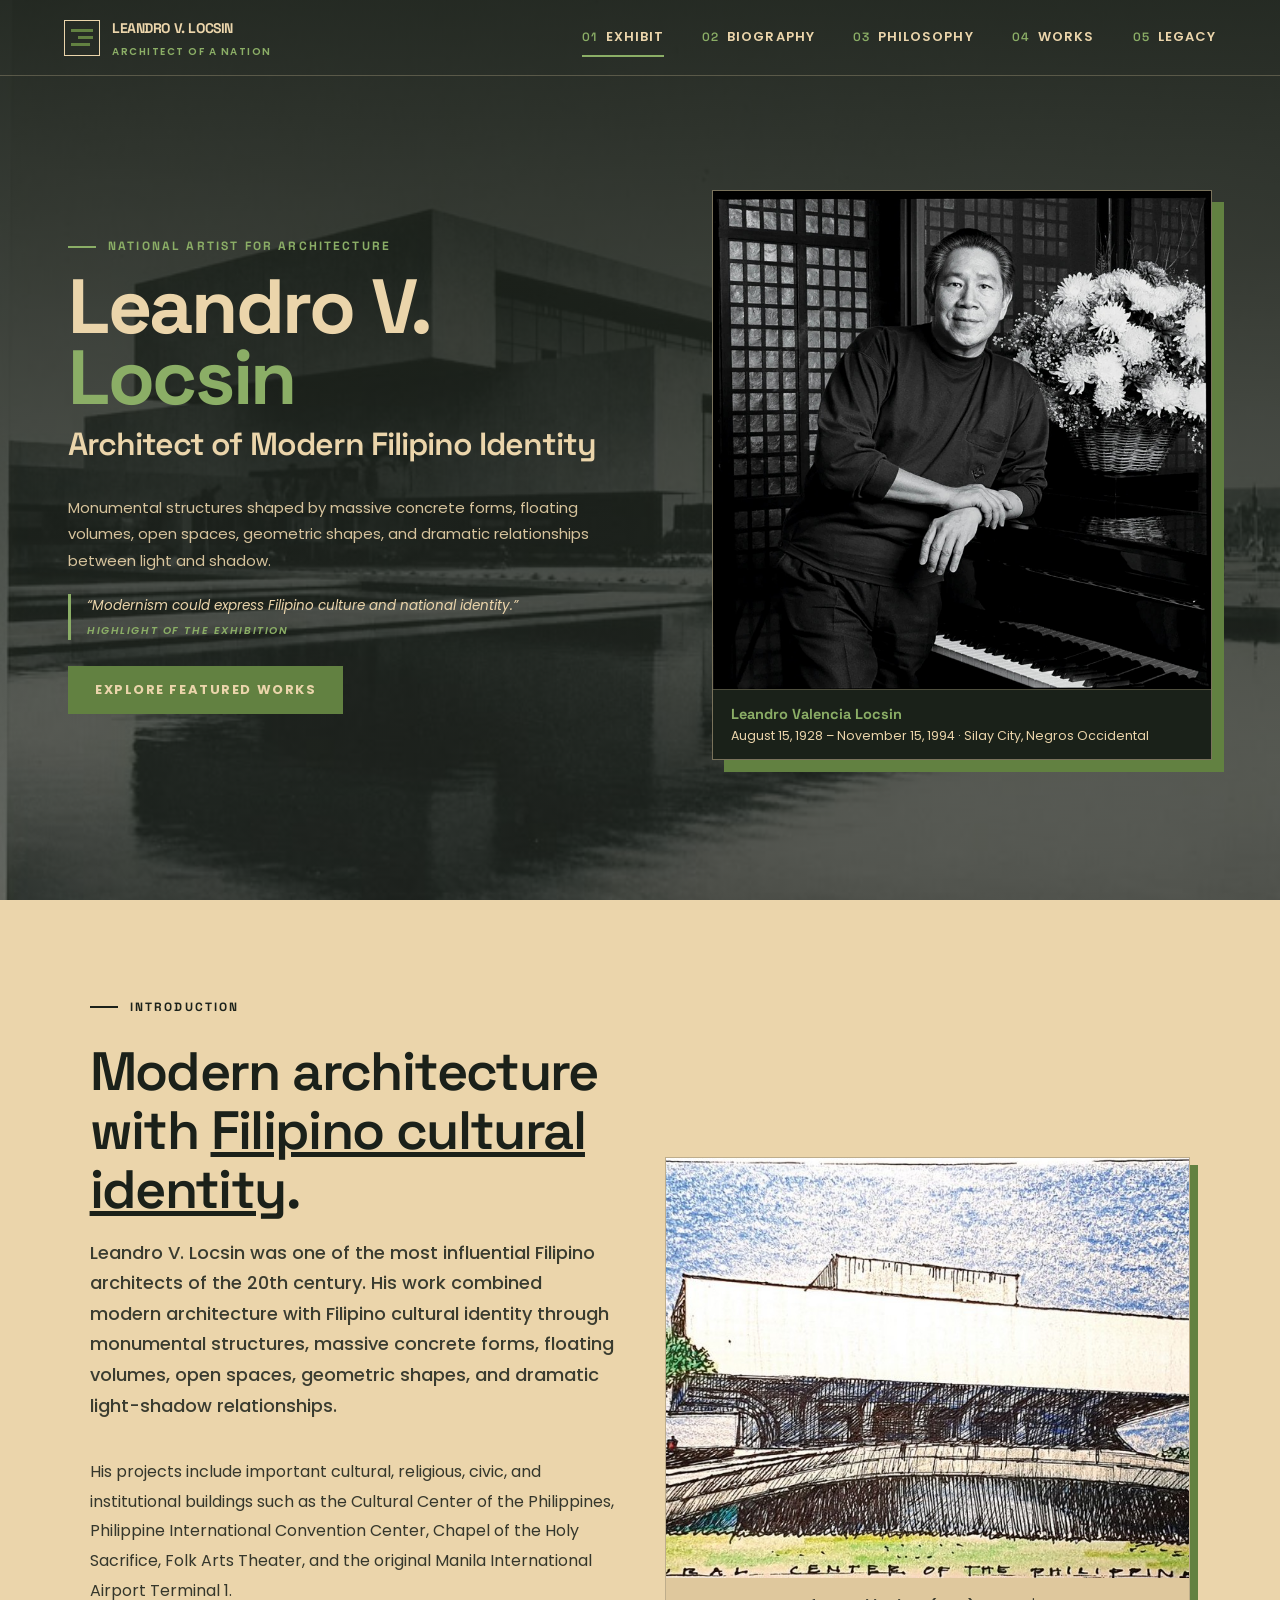
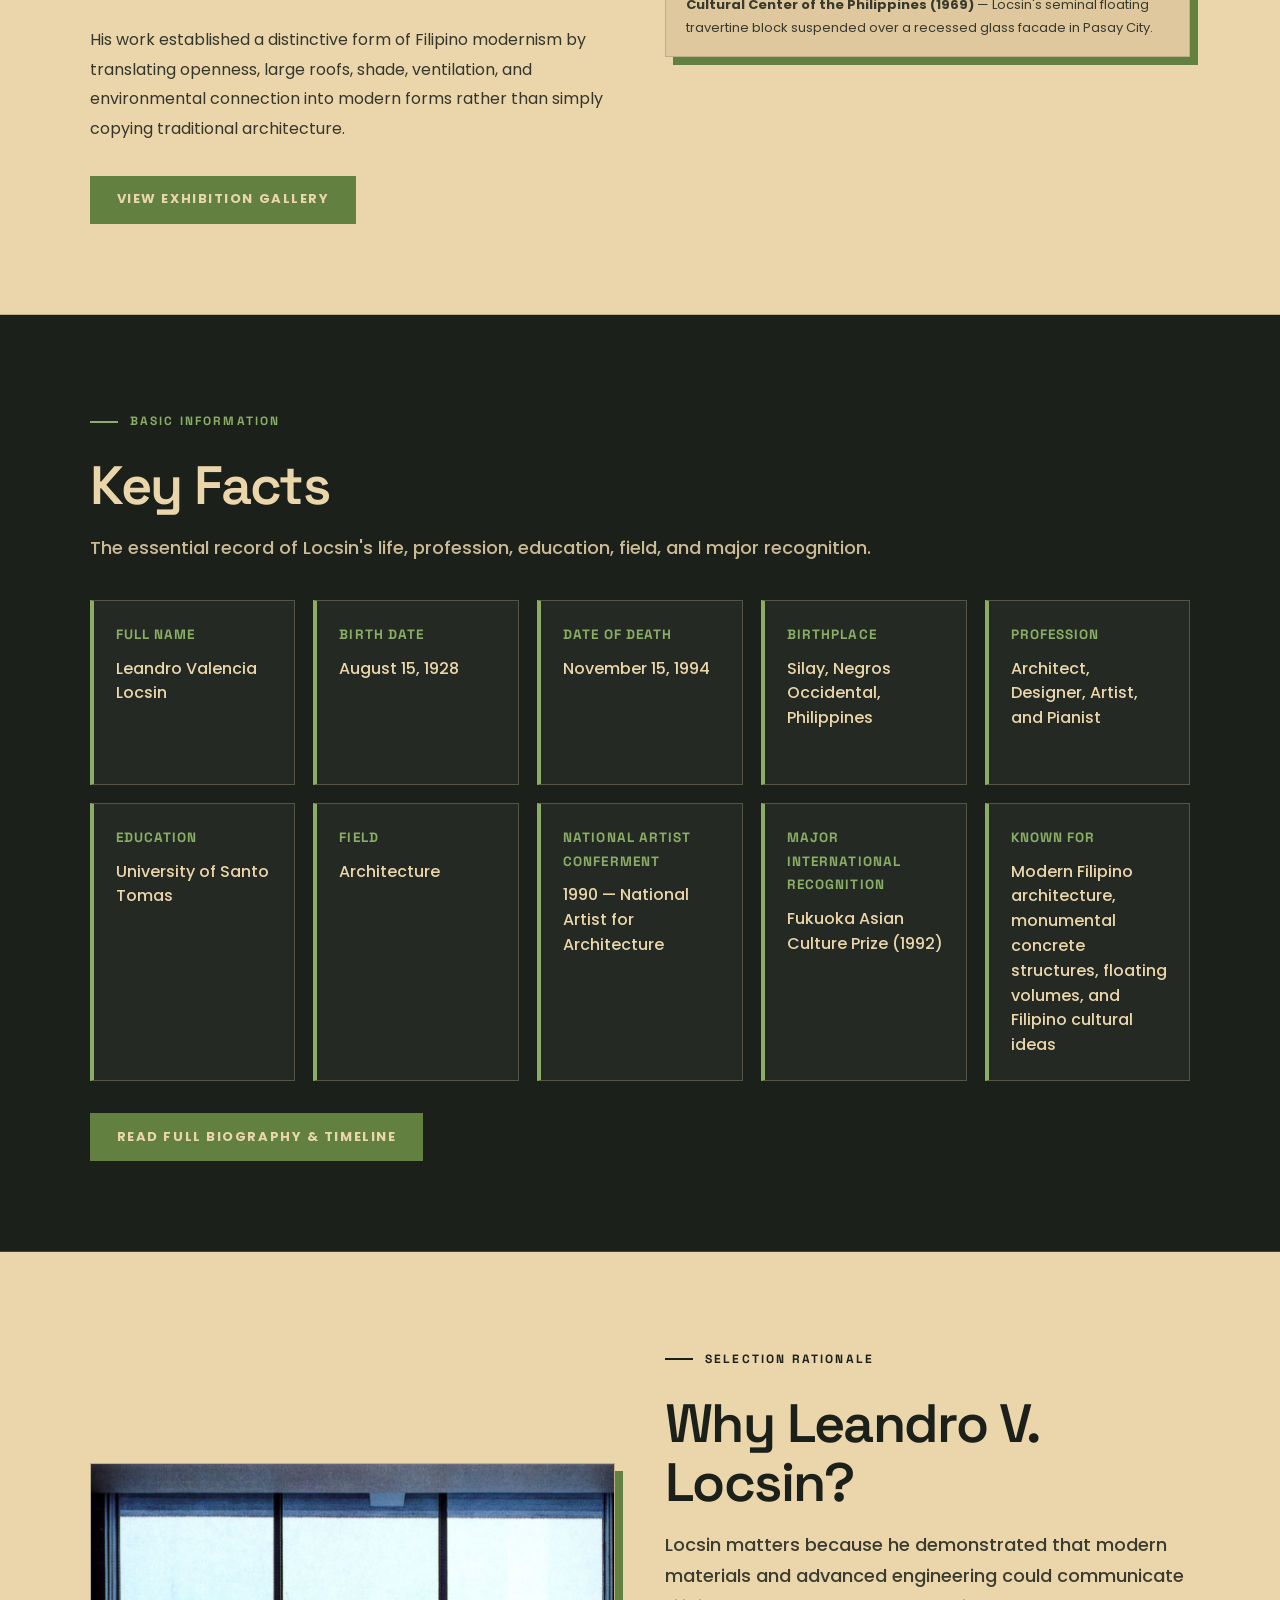
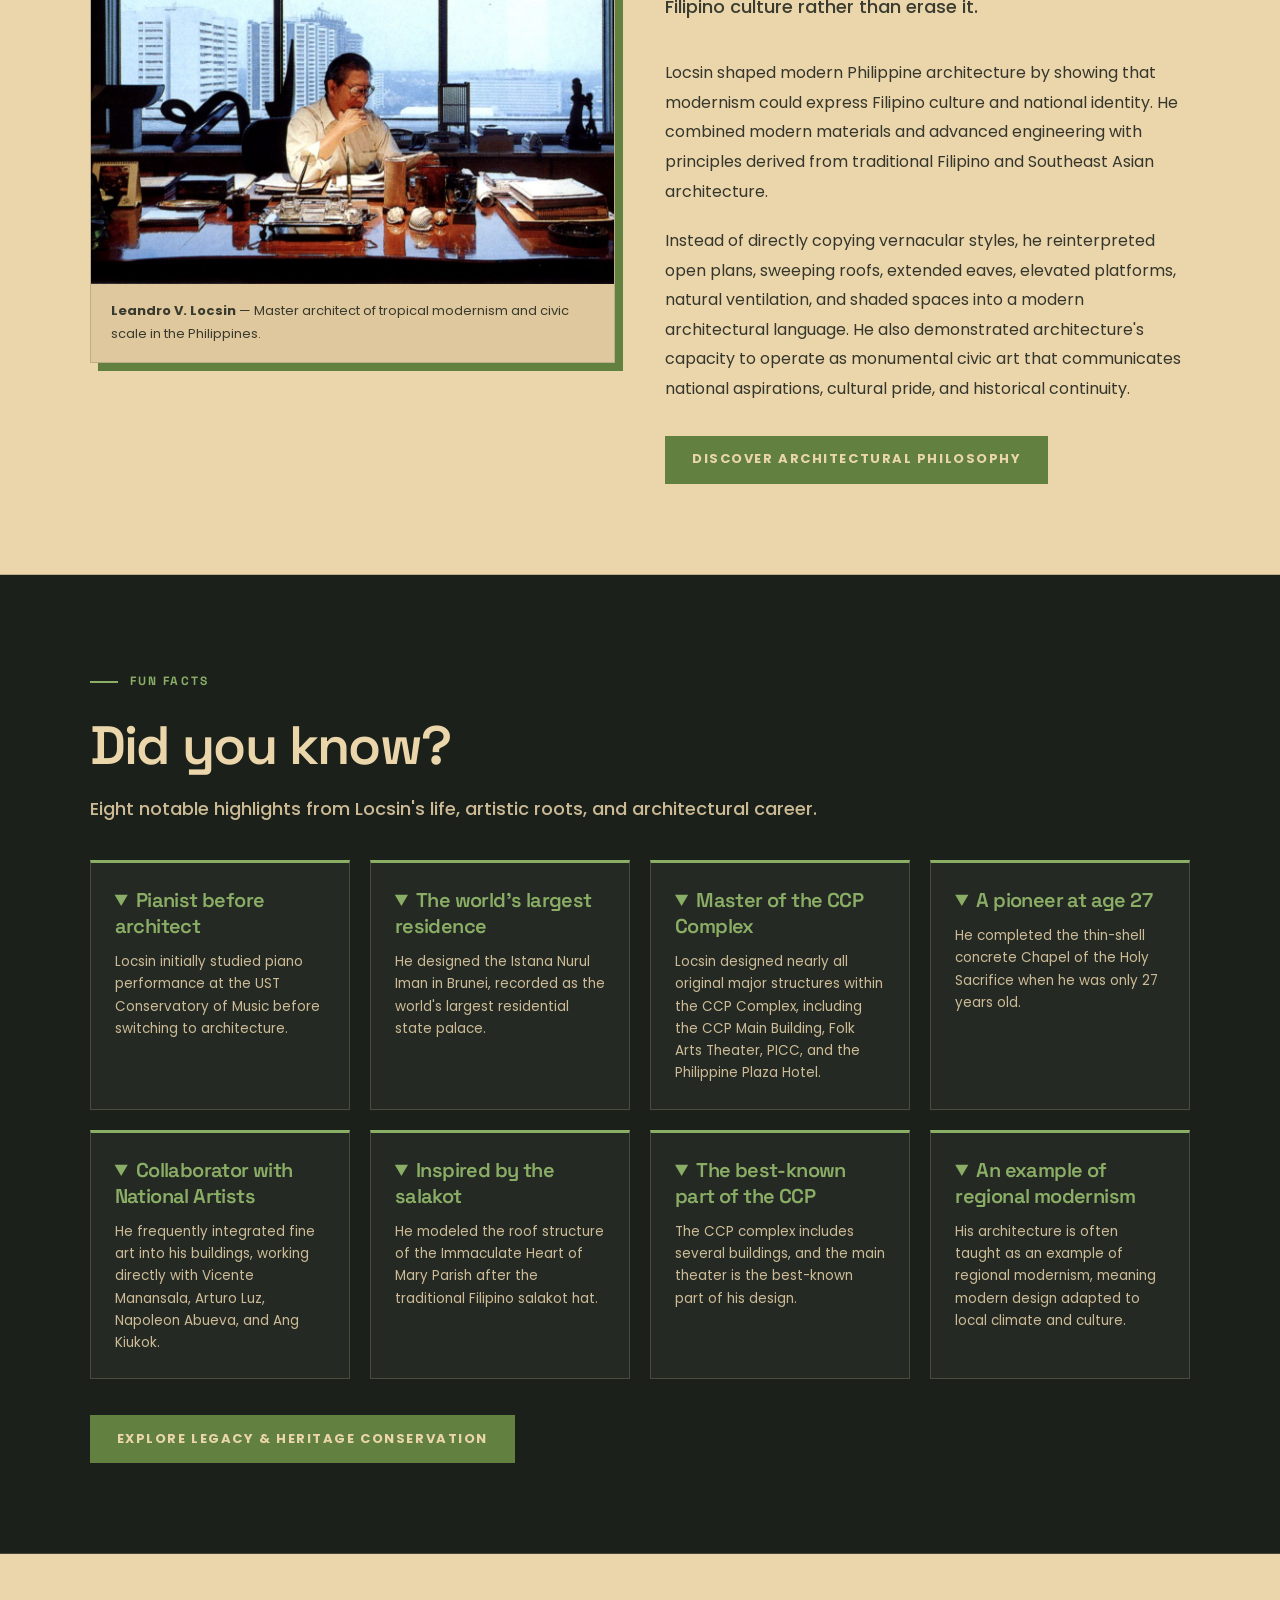
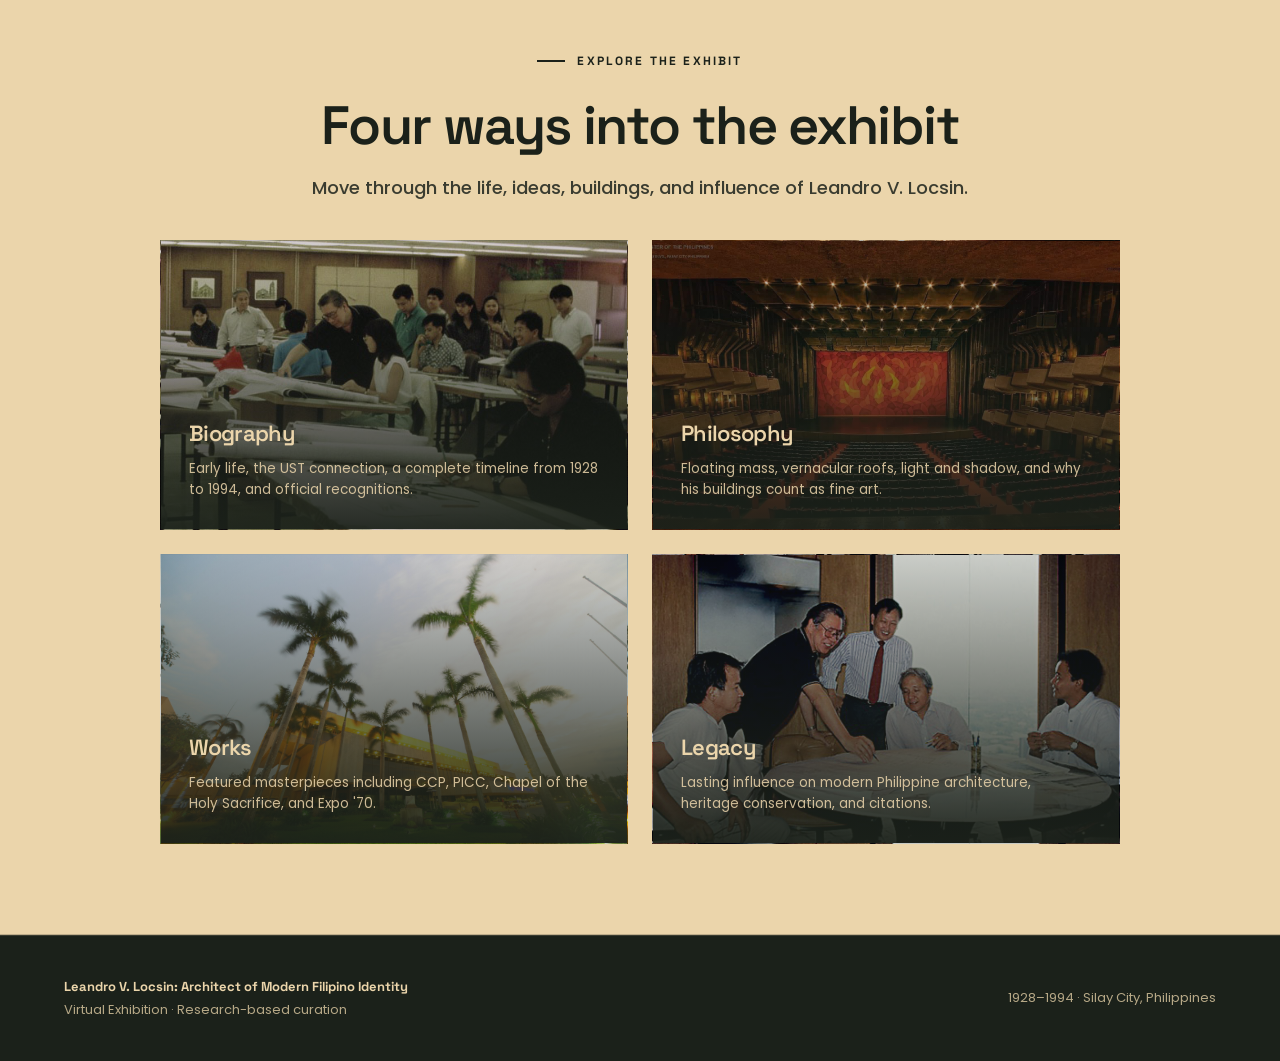
<file: index.html>
<!DOCTYPE html>
<html lang="en">
<head>
  <meta charset="UTF-8">
  <meta name="viewport" content="width=device-width, initial-scale=1.0">
  <meta name="description" content="Virtual exhibition on Leandro V. Locsin, National Artist for Architecture.">
  <title>Leandro V. Locsin — Architect of Modern Filipino Identity</title>
  
  <!-- Font Imports: Space Grotesk (Titles & Headings) + Poppins (Body Text) -->
  <link rel="preconnect" href="https://fonts.googleapis.com">
  <link rel="preconnect" href="https://fonts.gstatic.com" crossorigin>
  <link href="https://fonts.googleapis.com/css2?family=Poppins:ital,wght@0,300;0,400;0,500;0,600;0,700;1,400&family=Space+Grotesk:wght@500;600;700&display=swap" rel="stylesheet">

  <!-- External Stylesheet -->
  <link rel="stylesheet" href="css/style.css">
</head>
<body>

  <a class="skip-link" href="#main-content">Skip to content</a>

  <!-- ===== HEADER / NAVIGATION (DISAPPEARS ON SCROLL DOWN, REAPPEARS ON SCROLL UP) ===== -->
  <header class="lx-header" id="main-header">
    <a class="lx-brand" href="index.html" aria-label="Leandro Locsin exhibition home">
      <span class="lx-brand-mark" aria-hidden="true">
        <i></i><i></i><i></i>
      </span>
      <span class="lx-brand-copy">
        <strong>LEANDRO V. LOCSIN</strong>
        <small>ARCHITECT OF A NATION</small>
      </span>
    </a>
    
    <nav class="lx-nav" id="primary-nav" aria-label="Primary navigation">
      <a href="index.html" aria-current="page"><span class="lx-nav-number">01</span>Exhibit</a>
      <a href="biography.html"><span class="lx-nav-number">02</span>Biography</a>
      <a href="philosophy.html"><span class="lx-nav-number">03</span>Philosophy</a>
      <a href="works.html"><span class="lx-nav-number">04</span>Works</a>
      <a href="legacy.html"><span class="lx-nav-number">05</span>Legacy</a>
    </nav>
  </header>

  <main id="main-content">

    <!-- ===== HERO SECTION ===== -->
    <section class="lx-home-hero" id="hero">
      <div class="lx-home-hero-copy">
        <p class="lx-kicker-light">National Artist for Architecture</p>
        
        <h1 class="lx-home-title">
          Leandro V.<br><em>Locsin</em>
          <span class="lx-home-title-sub">Architect of Modern Filipino Identity</span>
        </h1>
        
        <p class="lx-home-lede">
          Monumental structures shaped by massive concrete forms, floating volumes, open spaces, geometric shapes, and dramatic relationships between light and shadow.
        </p>
        
        <blockquote class="lx-home-quote">
          <p>“Modernism could express Filipino culture and national identity.”</p>
          <cite>Highlight of the Exhibition</cite>
        </blockquote>

        <div class="lx-hero-cta-row">
          <a class="btn btn--light" href="works.html">Explore Featured Works</a>
        </div>
      </div>

      <!-- 500PX WIDE 1:1 SQUARE PORTRAIT CARD -->
      <figure class="lx-hero-portrait-card">
        <img 
          src="assets/images/photos of leandro/portraits-selfphotos/18113213-lvl-early-1990s-wig-tysmans-copy_cover_1584x1600.jpg"
          alt="Official Portrait of Leandro V. Locsin"
          class="lx-hero-portrait-img"
          loading="eager"
        >
        <figcaption>
          <strong>Leandro Valencia Locsin</strong>
          August 15, 1928 – November 15, 1994 · Silay City, Negros Occidental
        </figcaption>
      </figure>
    </section>

    <!-- ===== INTRODUCTION ===== -->
    <section class="section section--beige" id="introduction">
      <div class="split-grid">
        <!-- LEFT: ALL TEXT & BUTTON -->
        <div class="split-text-col">
          <div class="section-heading">
            <p class="lx-kicker-dark">Introduction</p>
            <h2>Modern architecture with <u>Filipino cultural identity</u>.</h2>
            <p class="section-intro">
              Leandro V. Locsin was one of the most influential Filipino architects of the 20th century. His work combined modern architecture with Filipino cultural identity through monumental structures, massive concrete forms, floating volumes, open spaces, geometric shapes, and dramatic light-shadow relationships.
            </p>
          </div>

          <div class="prose">
            <p>
              His projects include important cultural, religious, civic, and institutional buildings such as the Cultural Center of the Philippines, Philippine International Convention Center, Chapel of the Holy Sacrifice, Folk Arts Theater, and the original Manila International Airport Terminal 1.
            </p>
            <p>
              His work established a distinctive form of Filipino modernism by translating openness, large roofs, shade, ventilation, and environmental connection into modern forms rather than simply copying traditional architecture.
            </p>
          </div>

          <div style="margin-top: 32px;">
            <a class="btn btn--primary" href="works.html">View Exhibition Gallery</a>
          </div>
        </div>

        <!-- RIGHT: CCP IMAGE -->
        <div class="split-image-col">
          <figure class="photo-block">
            <img src="assets\images\building photos\Cultural Center of the Philippines\Cultural Center of the Philippines.jpg" alt="Cultural Center of the Philippines designed by Leandro Locsin">
            <figcaption>
              <strong>Cultural Center of the Philippines (1969)</strong> — Locsin's seminal floating travertine block suspended over a recessed glass facade in Pasay City.
            </figcaption>
          </figure>
        </div>
      </div>
    </section>

    <!-- ===== KEY FACTS ===== -->
    <section class="section section--dark" id="basic-info">
      <div class="section-heading">
        <p class="lx-kicker-light">Basic Information</p>
        <h2 style="color: var(--warm-beige);">Key Facts</h2>
        <p class="section-intro">The essential record of Locsin's life, profession, education, field, and major recognition.</p>
      </div>

      <!-- 10 Symmetrical Cards (5 Columns x 2 Rows) -->
      <dl class="info-grid">
        <div class="info-card">
          <dt>Full Name</dt>
          <dd>Leandro Valencia Locsin</dd>
        </div>
        <div class="info-card">
          <dt>Birth Date</dt>
          <dd>August 15, 1928</dd>
        </div>
        <div class="info-card">
          <dt>Date of Death</dt>
          <dd>November 15, 1994</dd>
        </div>
        <div class="info-card">
          <dt>Birthplace</dt>
          <dd>Silay, Negros Occidental, Philippines</dd>
        </div>
        <div class="info-card">
          <dt>Profession</dt>
          <dd>Architect, Designer, Artist, and Pianist</dd>
        </div>
        <div class="info-card">
          <dt>Education</dt>
          <dd>University of Santo Tomas</dd>
        </div>
        <div class="info-card">
          <dt>Field</dt>
          <dd>Architecture</dd>
        </div>
        <div class="info-card">
          <dt>National Artist Conferment</dt>
          <dd>1990 — National Artist for Architecture</dd>
        </div>
        <div class="info-card">
          <dt>Major International Recognition</dt>
          <dd>Fukuoka Asian Culture Prize (1992)</dd>
        </div>
        <div class="info-card">
          <dt>Known For</dt>
          <dd>Modern Filipino architecture, monumental concrete structures, floating volumes, and Filipino cultural ideas</dd>
        </div>
      </dl>

      <div style="margin-top: 32px;">
        <a class="btn btn--light" href="biography.html">Read Full Biography &amp; Timeline</a>
      </div>
    </section>

    <!-- ===== SELECTION RATIONALE ===== -->
    <section class="section section--beige" id="selection-rationale">
      <div class="split-grid">
        <!-- LEFT: PORTRAIT IMAGE OF LEANDRO LOCSIN -->
        <div class="split-image-col">
          <figure class="photo-block">
            <img src="assets\images\photos of leandro\working and drawing\02143456-locsin-in-his-office-early-1990s-photo-courtesy-of-leandro-v-locsin-partners-lvlp_cover_1262x882.jpg" alt="Leandro V. Locsin Portrait">
            <figcaption>
              <strong>Leandro V. Locsin</strong> — Master architect of tropical modernism and civic scale in the Philippines.
            </figcaption>
          </figure>
        </div>

        <!-- RIGHT: ALL TEXT & BUTTON -->
        <div class="split-text-col">
          <div class="section-heading">
            <p class="lx-kicker-dark">Selection Rationale</p>
            <h2>Why Leandro V. Locsin?</h2>
            <p class="section-intro">
              Locsin matters because he demonstrated that modern materials and advanced engineering could communicate Filipino culture rather than erase it.
            </p>
          </div>

          <div class="prose">
            <p>
              Locsin shaped modern Philippine architecture by showing that modernism could express Filipino culture and national identity. He combined modern materials and advanced engineering with principles derived from traditional Filipino and Southeast Asian architecture.
            </p>
            <p>
              Instead of directly copying vernacular styles, he reinterpreted open plans, sweeping roofs, extended eaves, elevated platforms, natural ventilation, and shaded spaces into a modern architectural language. He also demonstrated architecture's capacity to operate as monumental civic art that communicates national aspirations, cultural pride, and historical continuity.
            </p>
          </div>

          <div style="margin-top: 32px;">
            <a class="btn btn--primary" href="philosophy.html">Discover Architectural Philosophy</a>
          </div>
        </div>
      </div>
    </section>

    <!-- ===== DID YOU KNOW? ===== -->
    <section class="section section--dark" aria-labelledby="facts-title">
      <div class="section-heading">
        <p class="lx-kicker-light">Fun Facts</p>
        <h2 id="facts-title" style="color: var(--warm-beige);">Did you know?</h2>
        <p class="section-intro">
          Eight notable highlights from Locsin's life, artistic roots, and architectural career.
        </p>
      </div>

      <div class="facts-grid">
        <details class="fact-card" open>
          <summary>Pianist before architect</summary>
          <p>Locsin initially studied piano performance at the UST Conservatory of Music before switching to architecture.</p>
        </details>

        <details class="fact-card" open>
          <summary>The world's largest residence</summary>
          <p>He designed the Istana Nurul Iman in Brunei, recorded as the world's largest residential state palace.</p>
        </details>

        <details class="fact-card" open>
          <summary>Master of the CCP Complex</summary>
          <p>Locsin designed nearly all original major structures within the CCP Complex, including the CCP Main Building, Folk Arts Theater, PICC, and the Philippine Plaza Hotel.</p>
        </details>

        <details class="fact-card" open>
          <summary>A pioneer at age 27</summary>
          <p>He completed the thin-shell concrete Chapel of the Holy Sacrifice when he was only 27 years old.</p>
        </details>

        <details class="fact-card" open>
          <summary>Collaborator with National Artists</summary>
          <p>He frequently integrated fine art into his buildings, working directly with Vicente Manansala, Arturo Luz, Napoleon Abueva, and Ang Kiukok.</p>
        </details>

        <details class="fact-card" open>
          <summary>Inspired by the salakot</summary>
          <p>He modeled the roof structure of the Immaculate Heart of Mary Parish after the traditional Filipino salakot hat.</p>
        </details>

        <details class="fact-card" open>
          <summary>The best-known part of the CCP</summary>
          <p>The CCP complex includes several buildings, and the main theater is the best-known part of his design.</p>
        </details>

        <details class="fact-card" open>
          <summary>An example of regional modernism</summary>
          <p>His architecture is often taught as an example of regional modernism, meaning modern design adapted to local climate and culture.</p>
        </details>
      </div>

      <div style="margin-top: 36px;">
        <a class="btn btn--light" href="legacy.html">Explore Legacy &amp; Heritage Conservation</a>
      </div>
    </section>

    <!-- ===== FOUR WAYS INTO THE EXHIBIT ===== -->
    <section class="section section--beige" id="explore-exhibit">
      <div class="section-heading" style="text-align: center; margin-left: auto; margin-right: auto;">
        <p class="lx-kicker-dark" style="justify-content: center;">Explore the Exhibit</p>
        <h2>Four ways into the exhibit</h2>
        <p class="section-intro">Move through the life, ideas, buildings, and influence of Leandro V. Locsin.</p>
      </div>

      <!-- Centered 2x2 Grid Space -->
      <div class="exhibit-grid-container">
        <div class="exhibit-grid">
          <a class="exhibit-card exhibit-card--biography" href="biography.html">
            <div class="exhibit-card-content">
              <h3 class="exhibit-card-title">Biography</h3>
              <p class="exhibit-card-desc">Early life, the UST connection, a complete timeline from 1928 to 1994, and official recognitions.</p>
            </div>
          </a>

          <a class="exhibit-card exhibit-card--philosophy" href="philosophy.html">
            <div class="exhibit-card-content">
              <h3 class="exhibit-card-title">Philosophy</h3>
              <p class="exhibit-card-desc">Floating mass, vernacular roofs, light and shadow, and why his buildings count as fine art.</p>
            </div>
          </a>

          <a class="exhibit-card exhibit-card--works" href="works.html">
            <div class="exhibit-card-content">
              <h3 class="exhibit-card-title">Works</h3>
              <p class="exhibit-card-desc">Featured masterpieces including CCP, PICC, Chapel of the Holy Sacrifice, and Expo '70.</p>
            </div>
          </a>

          <a class="exhibit-card exhibit-card--legacy" href="legacy.html">
            <div class="exhibit-card-content">
              <h3 class="exhibit-card-title">Legacy</h3>
              <p class="exhibit-card-desc">Lasting influence on modern Philippine architecture, heritage conservation, and citations.</p>
            </div>
          </a>
        </div>
      </div>
    </section>

  </main>

  <!-- ===== FOOTER ===== -->
  <footer class="site-footer">
    <div class="footer-wrap">
      <div class="footer-copy">
        <strong>Leandro V. Locsin: Architect of Modern Filipino Identity</strong><br>
        Virtual Exhibition · Research-based curation
      </div>
      <div class="footer-copy">
        1928–1994 · Silay City, Philippines
      </div>
    </div>
  </footer>

  <!-- ===== JS FOR DIRECTIONAL SCROLL HIDE/SHOW & BEIGE BACKGROUND TRANSITION ===== -->
  <script>
    const header = document.getElementById('main-header');
    let lastScrollY = window.scrollY;

    window.addEventListener('scroll', () => {
      const currentScrollY = window.scrollY;

      // 1. Hide completely when scrolling DOWN, reappear when scrolling UP
      if (currentScrollY > lastScrollY && currentScrollY > 80) {
        header.classList.add('nav-hidden');
      } else {
        header.classList.remove('nav-hidden');
      }

      // 2. Turn navbar BEIGE when scrolled past top hero space
      if (currentScrollY > 40) {
        header.classList.add('scrolled');
      } else {
        header.classList.remove('scrolled');
      }

      lastScrollY = currentScrollY;
    });
  </script>

</body>
</html>
</file>
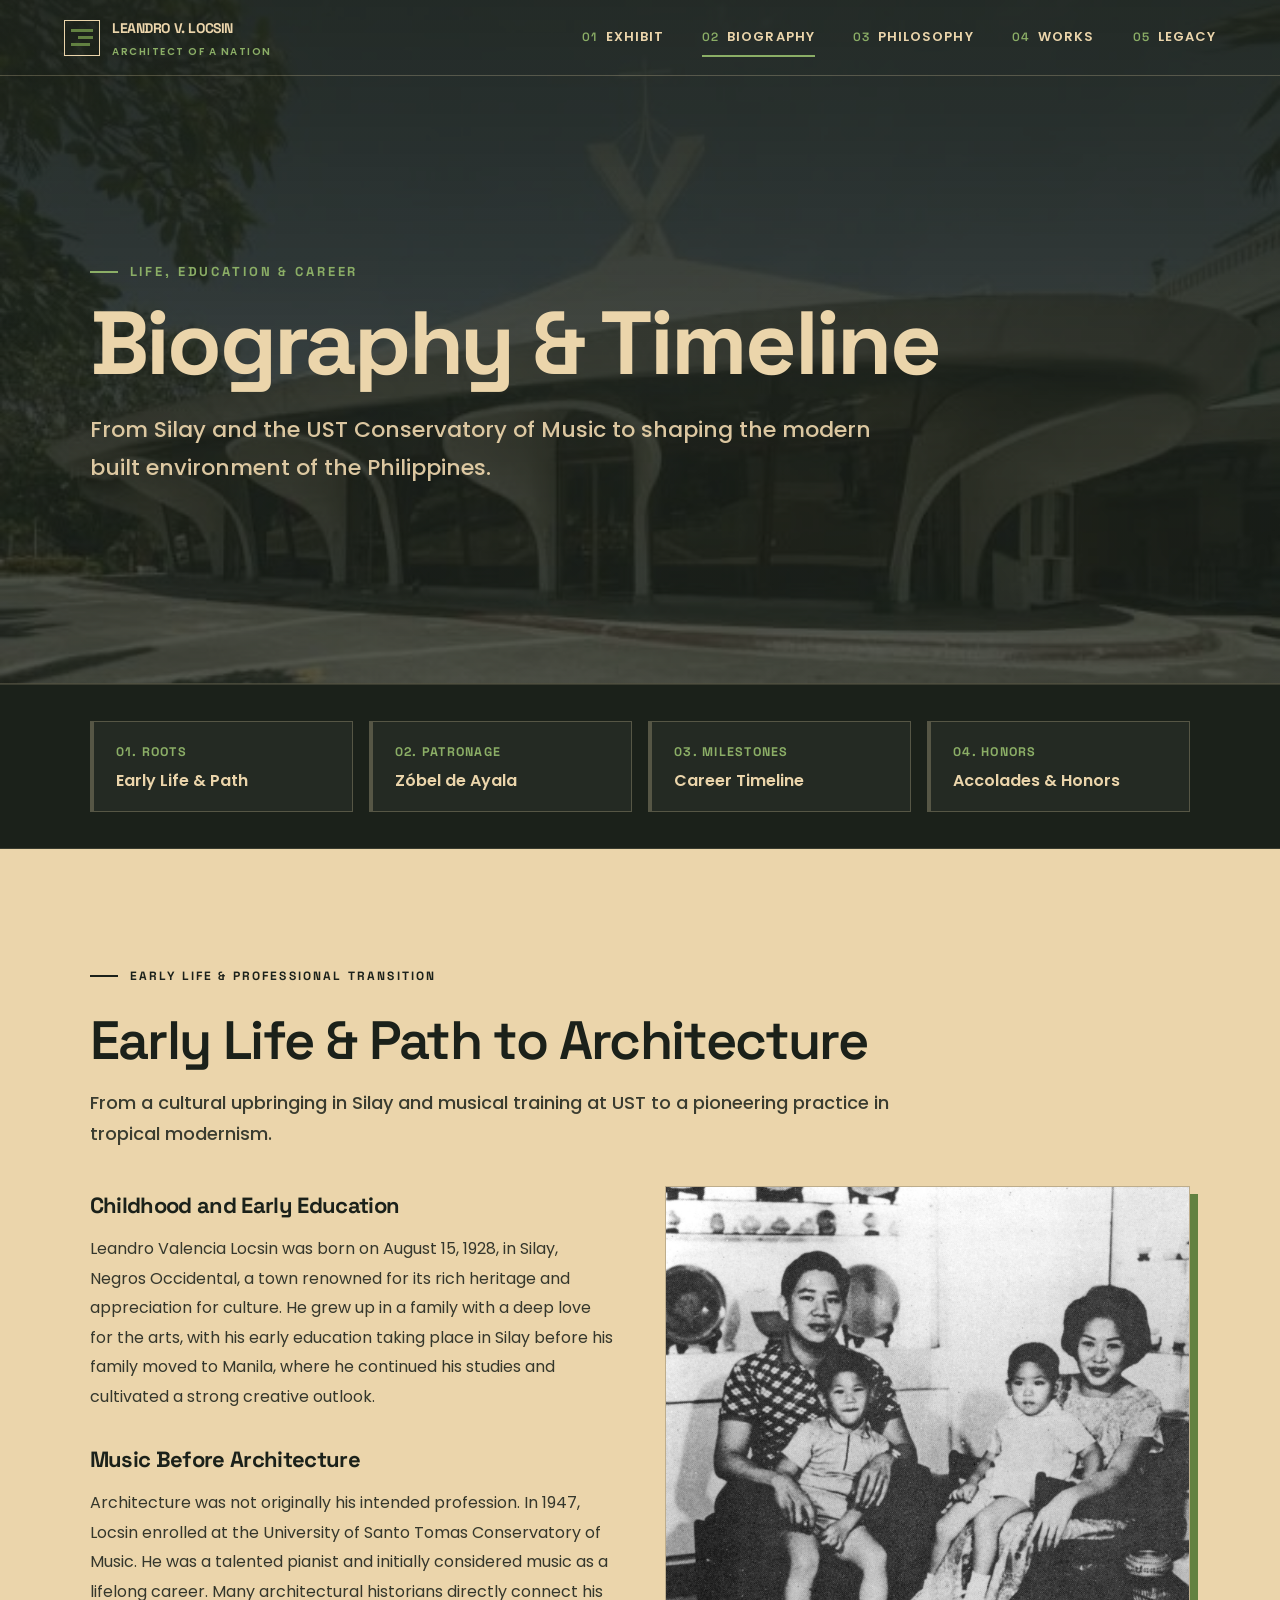
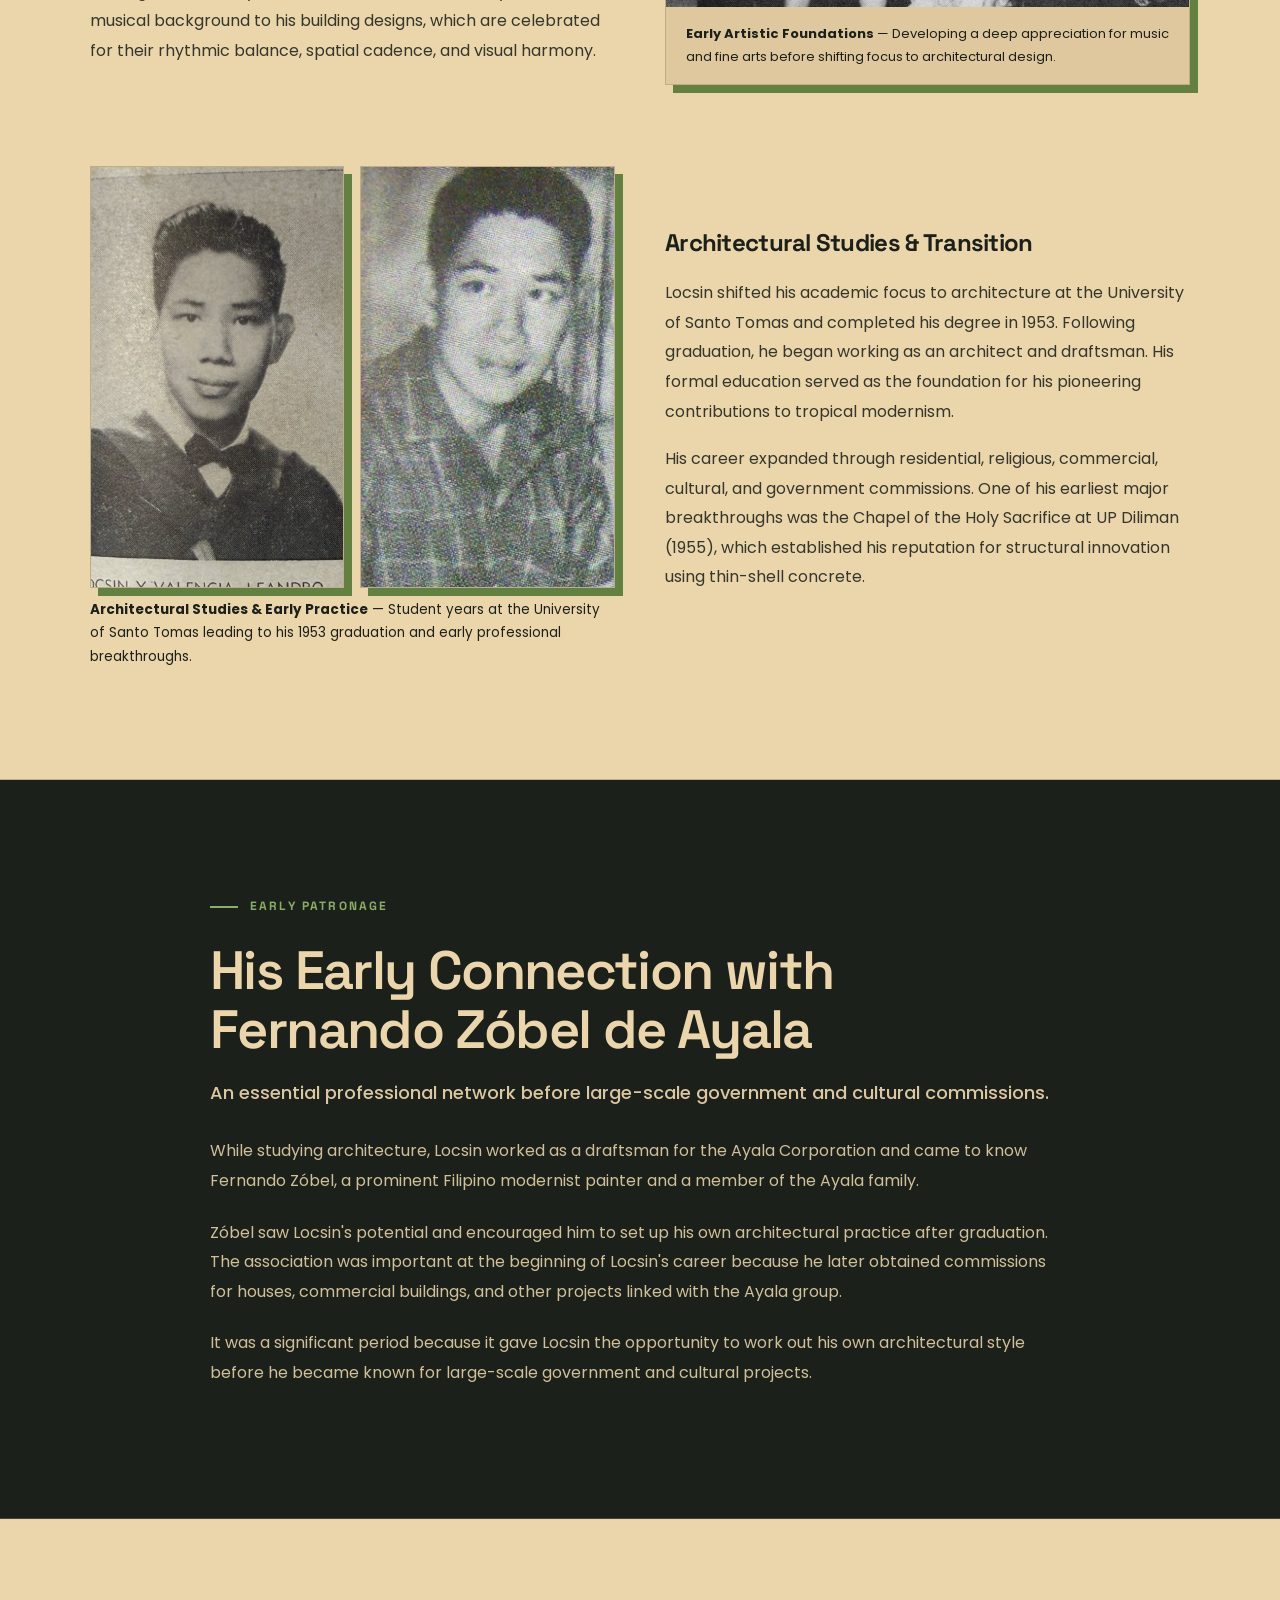
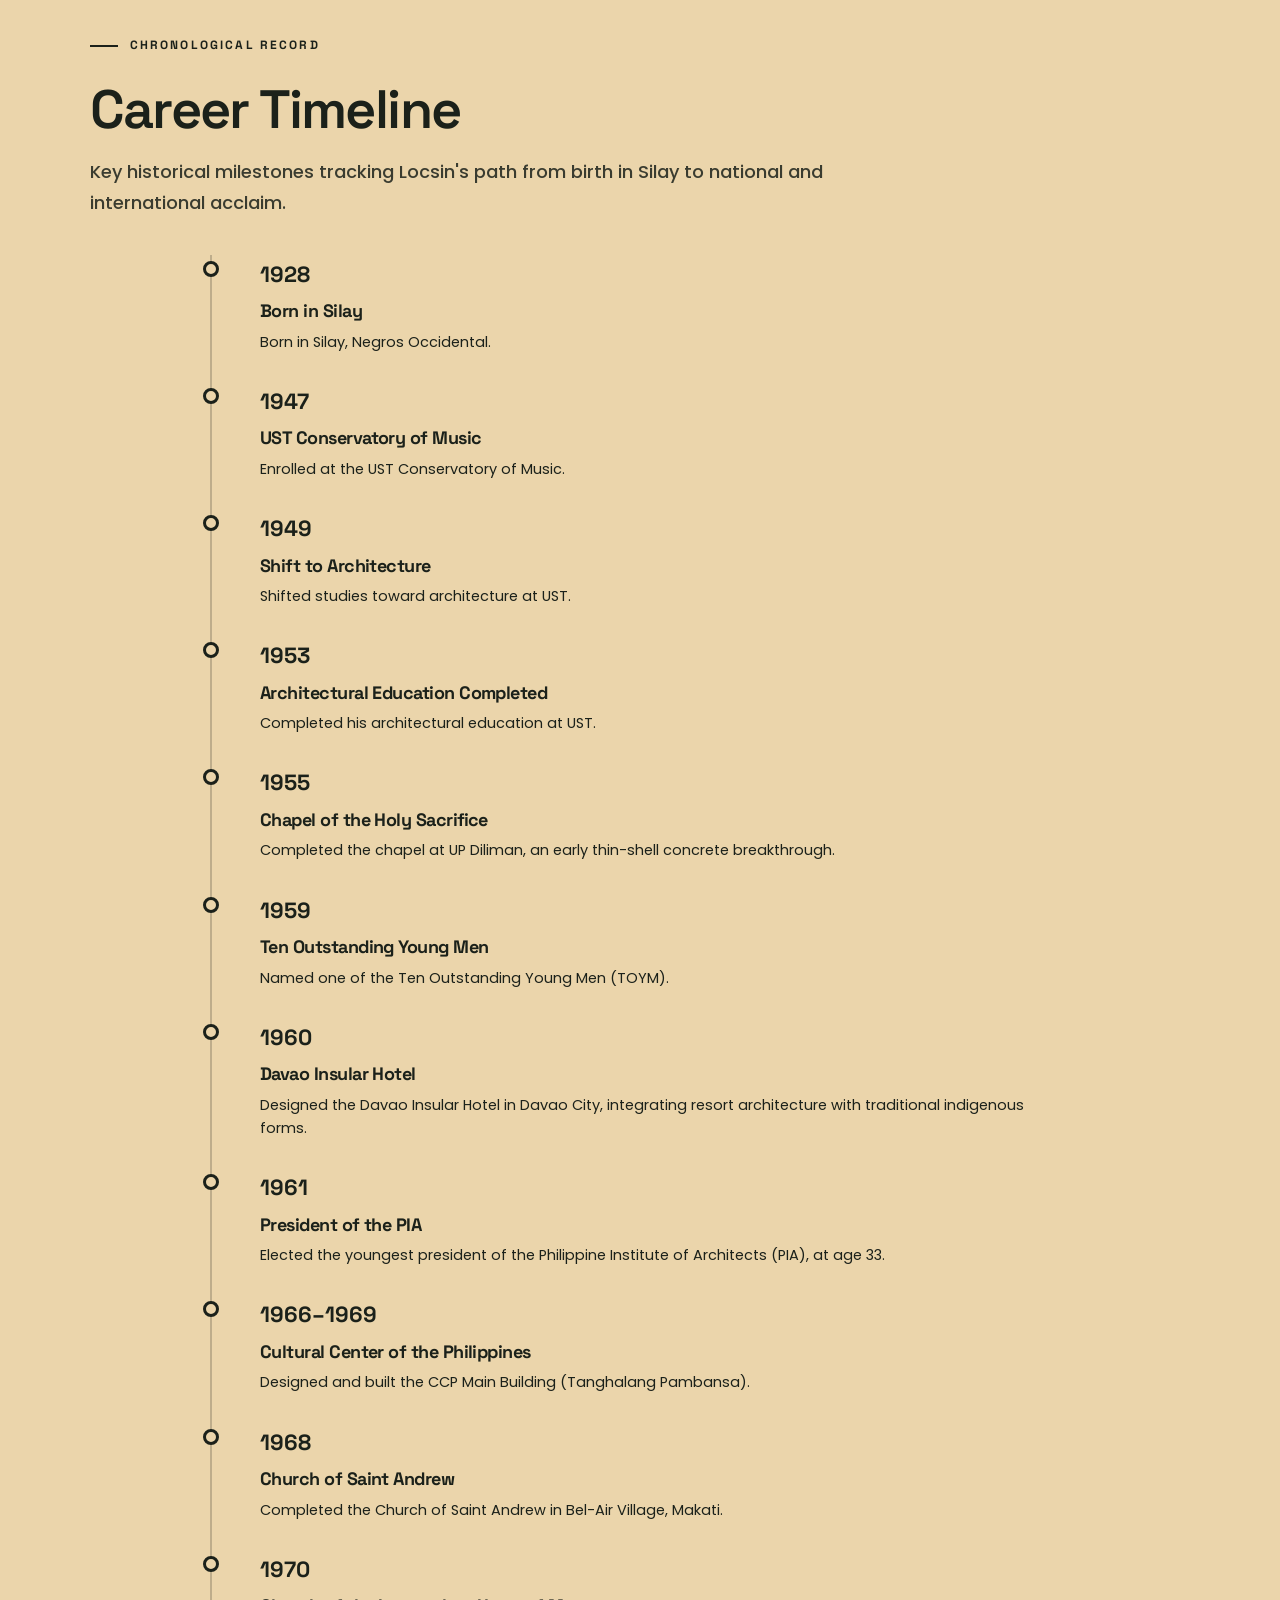
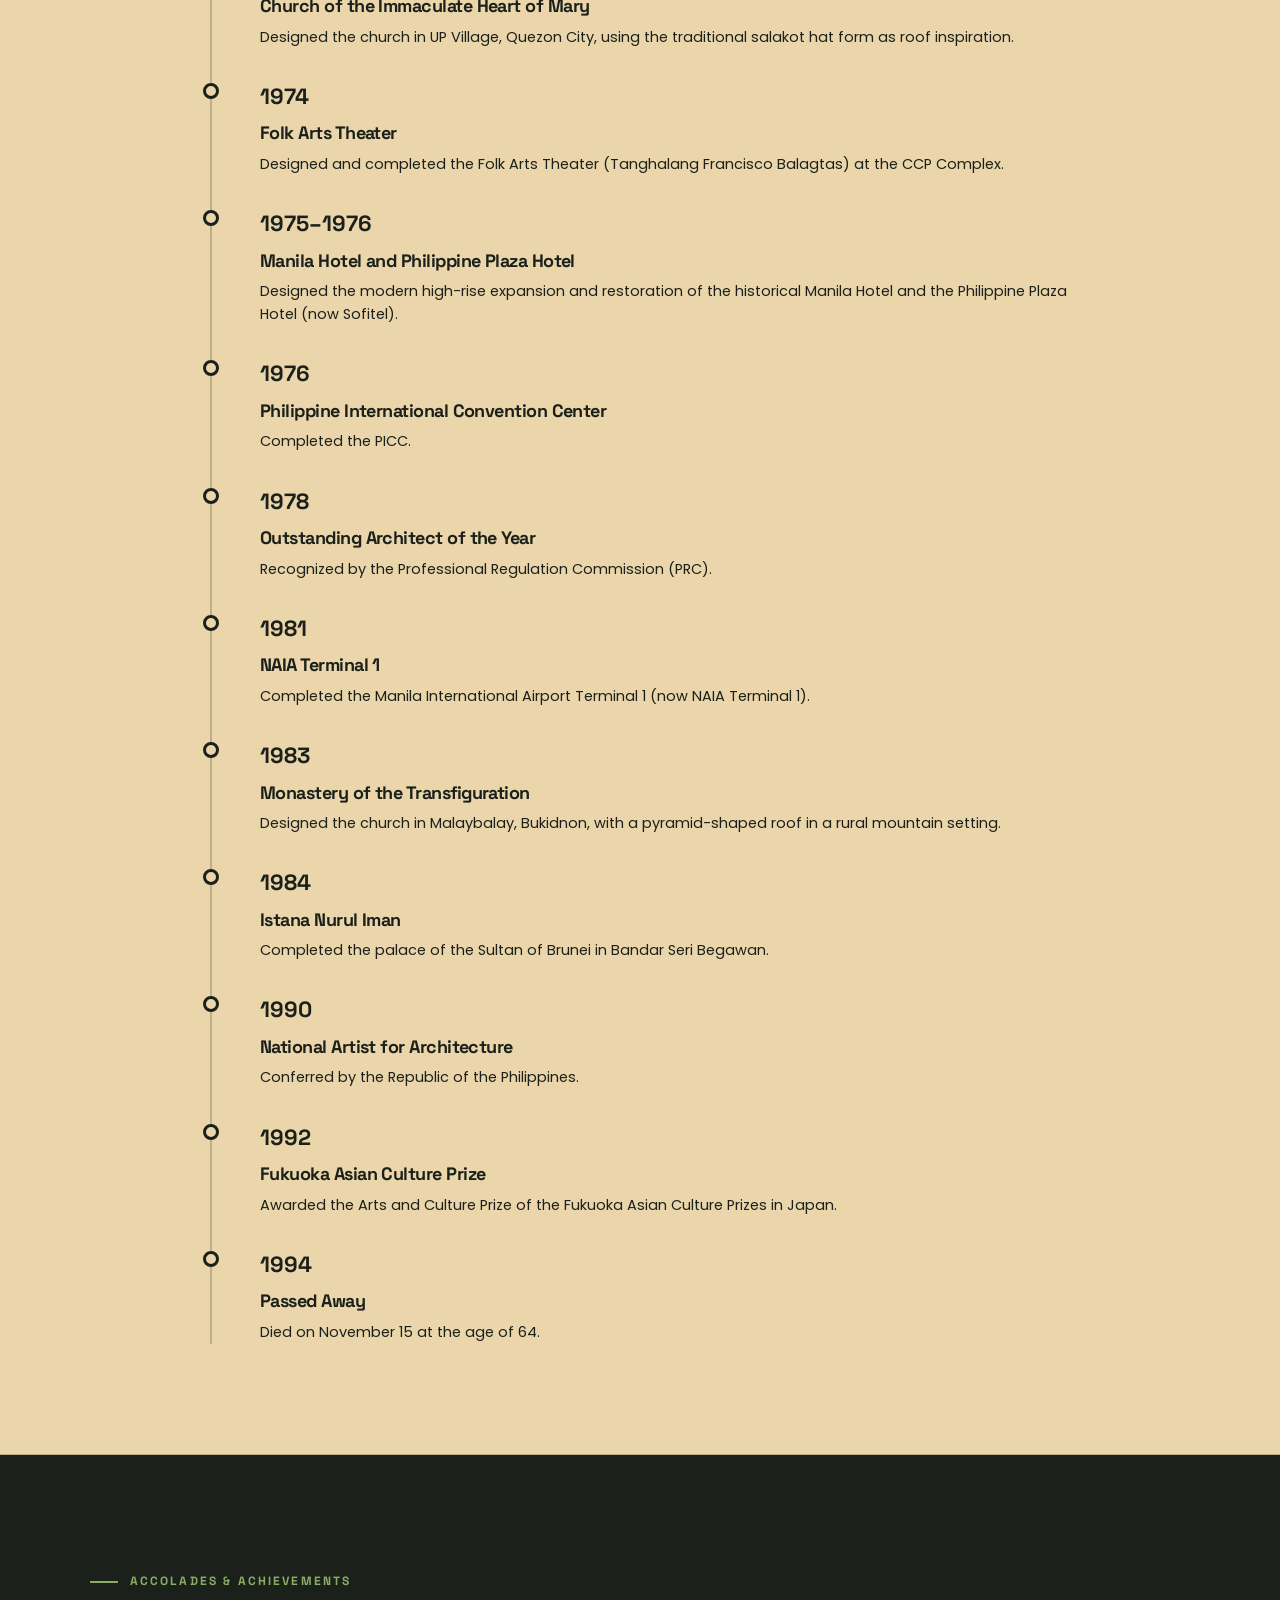
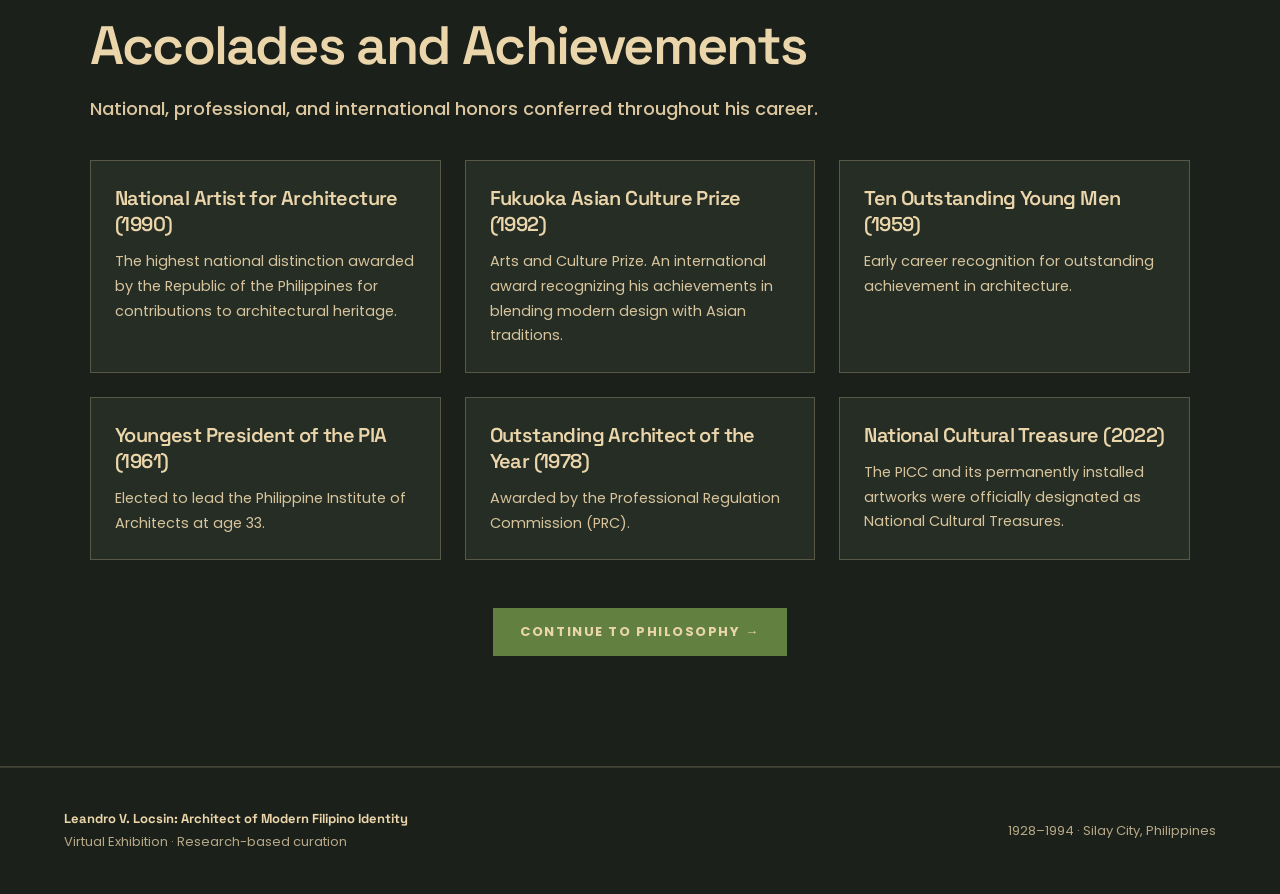
<file: biography.html>
<!DOCTYPE html>
<html lang="en">
<head>
  <meta charset="UTF-8">
  <meta name="viewport" content="width=device-width, initial-scale=1.0">
  <meta name="description" content="Life, early education, career timeline, Fernando Zóbel de Ayala patronage, and accolades of National Artist Leandro V. Locsin.">
  <title>Biography &amp; Timeline — Leandro V. Locsin Exhibit</title>

  <!-- Font Imports: Space Grotesk + Poppins -->
  <link rel="preconnect" href="https://fonts.googleapis.com">
  <link rel="preconnect" href="https://fonts.gstatic.com" crossorigin>
  <link href="https://fonts.googleapis.com/css2?family=Poppins:ital,wght@0,300;0,400;0,500;0,600;0,700;1,400&family=Space+Grotesk:wght@500;600;700&display=swap" rel="stylesheet">

  <!-- External Stylesheet -->
  <link rel="stylesheet" href="css/style.css">
</head>
<body>

  <a class="skip-link" href="#main-content">Skip to content</a>

  <!-- ===== HEADER / NAVIGATION ===== -->
  <header class="lx-header" id="main-header">
    <a class="lx-brand" href="index.html" aria-label="Leandro Locsin exhibition home">
      <span class="lx-brand-mark" aria-hidden="true">
        <i></i><i></i><i></i>
      </span>
      <span class="lx-brand-copy">
        <strong>LEANDRO V. LOCSIN</strong>
        <small>ARCHITECT OF A NATION</small>
      </span>
    </a>

    <nav class="lx-nav" id="primary-nav" aria-label="Primary navigation">
      <a href="index.html"><span class="lx-nav-number">01</span>Exhibit</a>
      <a href="biography.html" aria-current="page"><span class="lx-nav-number">02</span>Biography</a>
      <a href="philosophy.html"><span class="lx-nav-number">03</span>Philosophy</a>
      <a href="works.html"><span class="lx-nav-number">04</span>Works</a>
      <a href="legacy.html"><span class="lx-nav-number">05</span>Legacy</a>
    </nav>
  </header>

  <main id="main-content">

    <!-- ===== HERO SECTION (DARK) ===== -->
    <section class="section section--dark" id="hero" style="position: relative; min-height: 76vh; display: flex; align-items: center; background: linear-gradient(rgba(27, 33, 26, 0.92), rgba(27, 33, 26, 0.72)), url('assets/images/building photos/Others Buildings/standrew.jpeg') center/cover no-repeat; padding-top: 180px; padding-bottom: 120px;">
      <div class="section-heading" style="max-width: 960px; margin-bottom: 0;">
        <p class="lx-kicker-light" style="font-size: 13px; letter-spacing: 0.22em;">Life, Education &amp; Career</p>
        <h1 style="font-size: clamp(52px, 7vw, 92px); color: var(--warm-beige); line-height: 1.02; margin-bottom: 22px;">Biography &amp; Timeline</h1>
        <p class="section-intro" style="font-size: 22px; line-height: 1.75; color: rgba(235, 213, 171, 0.92); max-width: 820px;">
          From Silay and the UST Conservatory of Music to shaping the modern built environment of the Philippines.
        </p>
      </div>
    </section>

    <!-- ===== ON-PAGE NAVIGATION BAR (DARK) ===== -->
    <section class="section section--dark" id="toc-nav" style="padding-top: 36px; padding-bottom: 36px; border-top: 1px solid rgba(235,213,171,0.15); border-bottom: 1px solid rgba(235,213,171,0.15); background: var(--bg-dark);">
      <div class="info-grid" style="grid-template-columns: repeat(auto-fit, minmax(200px, 1fr)); gap: 16px; margin: 0;">
        <a class="info-card" href="#early-life" style="min-height: auto; padding: 20px 22px; text-decoration: none; border-color: rgba(235, 213, 171, 0.25);">
          <dt style="font-size: 12.5px; font-weight: 700; margin-bottom: 6px; letter-spacing: 0.1em;">01. Roots</dt>
          <dd style="font-size: 16px; font-weight: 600; color: var(--warm-beige); line-height: 1.35;">Early Life &amp; Path</dd>
        </a>
        <a class="info-card" href="#zobel-ayala" style="min-height: auto; padding: 20px 22px; text-decoration: none; border-color: rgba(235, 213, 171, 0.25);">
          <dt style="font-size: 12.5px; font-weight: 700; margin-bottom: 6px; letter-spacing: 0.1em;">02. Patronage</dt>
          <dd style="font-size: 16px; font-weight: 600; color: var(--warm-beige); line-height: 1.35;">Zóbel de Ayala</dd>
        </a>
        <a class="info-card" href="#timeline" style="min-height: auto; padding: 20px 22px; text-decoration: none; border-color: rgba(235, 213, 171, 0.25);">
          <dt style="font-size: 12.5px; font-weight: 700; margin-bottom: 6px; letter-spacing: 0.1em;">03. Milestones</dt>
          <dd style="font-size: 16px; font-weight: 600; color: var(--warm-beige); line-height: 1.35;">Career Timeline</dd>
        </a>
        <a class="info-card" href="#accolades" style="min-height: auto; padding: 20px 22px; text-decoration: none; border-color: rgba(235, 213, 171, 0.25);">
          <dt style="font-size: 12.5px; font-weight: 700; margin-bottom: 6px; letter-spacing: 0.1em;">04. Honors</dt>
          <dd style="font-size: 16px; font-weight: 600; color: var(--warm-beige); line-height: 1.35;">Accolades &amp; Honors</dd>
        </a>
      </div>
    </section>

    <!-- ===== SECTION 1: EARLY LIFE & PATH TO ARCHITECTURE (BEIGE) ===== -->
    <section class="section section--beige" id="early-life" style="padding-top: 110px; padding-bottom: 110px;">
      <div class="section-heading">
        <p class="lx-kicker-dark">Early Life &amp; Professional Transition</p>
        <h2>Early Life &amp; Path to Architecture</h2>
        <p class="section-intro">
          From a cultural upbringing in Silay and musical training at UST to a pioneering practice in tropical modernism.
        </p>
      </div>

      <!-- SUBSECTION 1: CHILDHOOD, EARLY EDUCATION & MUSIC BEFORE ARCHITECTURE (TEXT LEFT, PHOTO RIGHT) -->
      <div class="split-grid" style="align-items: center; margin-bottom: 80px;">
        <div class="split-text-col">
          <h3 style="font-family: var(--font-title); font-size: 22px; color: var(--ink); margin-bottom: 10px;">Childhood and Early Education</h3>
          <div class="prose" style="font-size: 15.5px; line-height: 1.8; color: var(--ink); margin-bottom: 28px;">
            <p>
              Leandro Valencia Locsin was born on August 15, 1928, in Silay, Negros Occidental, a town renowned for its rich heritage and appreciation for culture. He grew up in a family with a deep love for the arts, with his early education taking place in Silay before his family moved to Manila, where he continued his studies and cultivated a strong creative outlook.
            </p>
          </div>

          <h3 style="font-family: var(--font-title); font-size: 22px; color: var(--ink); margin-bottom: 10px;">Music Before Architecture</h3>
          <div class="prose" style="font-size: 15.5px; line-height: 1.8; color: var(--ink);">
            <p>
              Architecture was not originally his intended profession. In 1947, Locsin enrolled at the University of Santo Tomas Conservatory of Music. He was a talented pianist and initially considered music as a lifelong career. Many architectural historians directly connect his musical background to his building designs, which are celebrated for their rhythmic balance, spatial cadence, and visual harmony.
            </p>
          </div>
        </div>

        <div class="split-image-col">
          <figure class="photo-block">
            <img src="assets\images\photos of leandro\w-family\SaveClip.App_484909330_1057111433104027_3010562930166598524_n 2.jpg" alt="Young Leandro V. Locsin studying artwork" style="aspect-ratio: 4 / 3; width: 100%; object-fit: cover;">
            <figcaption style="color: var(--ink);">
              <strong>Early Artistic Foundations</strong> — Developing a deep appreciation for music and fine arts before shifting focus to architectural design.
            </figcaption>
          </figure>
        </div>
      </div>

      <!-- SUBSECTION 2: ARCHITECTURAL STUDIES & TRANSITION TO PRACTICE (TWO SIDE-BY-SIDE PHOTOS LEFT, TEXT RIGHT) -->
      <div class="split-grid" style="align-items: center;">
        <div class="split-image-col">
          <div style="display: grid; grid-template-columns: 1fr 1fr; gap: 16px;">
            <figure class="photo-block">
              <img src="assets\images\photos of leandro\study ust\image-115-e1777437687176-768x1024.png" alt="Leandro V. Locsin student portrait 1" style="aspect-ratio: 1 / 1; width: 100%; object-fit: cover;">
            </figure>
            <figure class="photo-block">
              <img src="assets\images\photos of leandro\kid leandro\leandro-locsin-12e05dcc-7b14-445a-a152-117004b69dd-resize-750.jpeg" alt="Leandro V. Locsin student portrait 2" style="aspect-ratio: 1 / 1; width: 100%; object-fit: cover;">
            </figure>
          </div>
          <figcaption style="margin-top: 10px; font-size: 13.5px; color: var(--ink);">
            <strong>Architectural Studies &amp; Early Practice</strong> — Student years at the University of Santo Tomas leading to his 1953 graduation and early professional breakthroughs.
          </figcaption>
        </div>

        <div class="split-text-col">
          <h3 style="font-family: var(--font-title); font-size: 24px; color: var(--ink); margin-bottom: 14px;">Architectural Studies &amp; Transition</h3>
          <div class="prose" style="font-size: 16px; line-height: 1.85; color: var(--ink);">
            <p style="margin-bottom: 18px;">
              Locsin shifted his academic focus to architecture at the University of Santo Tomas and completed his degree in 1953. Following graduation, he began working as an architect and draftsman. His formal education served as the foundation for his pioneering contributions to tropical modernism.
            </p>
            <p>
              His career expanded through residential, religious, commercial, cultural, and government commissions. One of his earliest major breakthroughs was the Chapel of the Holy Sacrifice at UP Diliman (1955), which established his reputation for structural innovation using thin-shell concrete.
            </p>
          </div>
        </div>
      </div>
    </section>

    <!-- ===== SECTION 2: HIS EARLY CONNECTION WITH FERNANDO ZÓBEL DE AYALA (DARK GREEN) ===== -->
    <section class="section section--dark" id="zobel-ayala" style="padding-top: 110px; padding-bottom: 110px;">
      <div style="max-width: 860px; margin: 0 auto;">
        <div class="section-heading" style="margin-bottom: 28px;">
          <p class="lx-kicker-light">Early Patronage</p>
          <h2 style="color: var(--warm-beige);">His Early Connection with Fernando Zóbel de Ayala</h2>
          <p class="section-intro" style="color: rgba(235, 213, 171, 0.92);">
            An essential professional network before large-scale government and cultural commissions.
          </p>
        </div>

        <div class="prose" style="font-size: 16.5px; line-height: 1.9; color: rgba(235, 213, 171, 0.92);">
          <p style="margin-bottom: 22px;">
            While studying architecture, Locsin worked as a draftsman for the Ayala Corporation and came to know Fernando Zóbel, a prominent Filipino modernist painter and a member of the Ayala family.
          </p>
          <p style="margin-bottom: 22px;">
            Zóbel saw Locsin's potential and encouraged him to set up his own architectural practice after graduation. The association was important at the beginning of Locsin's career because he later obtained commissions for houses, commercial buildings, and other projects linked with the Ayala group.
          </p>
          <p>
            It was a significant period because it gave Locsin the opportunity to work out his own architectural style before he became known for large-scale government and cultural projects.
          </p>
        </div>
      </div>
    </section>

    <!-- ===== SECTION 3: CAREER TIMELINE (BEIGE WITH VERTICAL NODES) ===== -->
    <section class="section section--beige" id="timeline" style="padding-top: 110px; padding-bottom: 110px;">
      <div class="section-heading">
        <p class="lx-kicker-dark">Chronological Record</p>
        <h2>Career Timeline</h2>
        <p class="section-intro">
          Key historical milestones tracking Locsin's path from birth in Silay to national and international acclaim.
        </p>
      </div>

      <!-- TIMELINE WITH VERTICAL LINE AND NODES -->
      <div style="position: relative; max-width: 860px; margin: 0 auto; padding-left: 32px; border-left: 2px solid var(--line);">
        
        <div style="position: relative; margin-bottom: 28px; padding-left: 16px;">
          <div style="position: absolute; left: -41px; top: 6px; width: 16px; height: 16px; border-radius: 50%; background: var(--warm-beige); border: 3px solid var(--bg-dark);"></div>
          <div style="font-family: var(--font-title); font-size: 22px; font-weight: 700; color: var(--bg-dark); margin-bottom: 2px;">1928</div>
          <h3 style="font-family: var(--font-title); font-size: 18px; color: var(--ink); margin-bottom: 4px;">Born in Silay</h3>
          <p style="font-size: 14.5px; line-height: 1.6; color: var(--ink); margin: 0;">Born in Silay, Negros Occidental.</p>
        </div>

        <div style="position: relative; margin-bottom: 28px; padding-left: 16px;">
          <div style="position: absolute; left: -41px; top: 6px; width: 16px; height: 16px; border-radius: 50%; background: var(--warm-beige); border: 3px solid var(--bg-dark);"></div>
          <div style="font-family: var(--font-title); font-size: 22px; font-weight: 700; color: var(--bg-dark); margin-bottom: 2px;">1947</div>
          <h3 style="font-family: var(--font-title); font-size: 18px; color: var(--ink); margin-bottom: 4px;">UST Conservatory of Music</h3>
          <p style="font-size: 14.5px; line-height: 1.6; color: var(--ink); margin: 0;">Enrolled at the UST Conservatory of Music.</p>
        </div>

        <div style="position: relative; margin-bottom: 28px; padding-left: 16px;">
          <div style="position: absolute; left: -41px; top: 6px; width: 16px; height: 16px; border-radius: 50%; background: var(--warm-beige); border: 3px solid var(--bg-dark);"></div>
          <div style="font-family: var(--font-title); font-size: 22px; font-weight: 700; color: var(--bg-dark); margin-bottom: 2px;">1949</div>
          <h3 style="font-family: var(--font-title); font-size: 18px; color: var(--ink); margin-bottom: 4px;">Shift to Architecture</h3>
          <p style="font-size: 14.5px; line-height: 1.6; color: var(--ink); margin: 0;">Shifted studies toward architecture at UST.</p>
        </div>

        <div style="position: relative; margin-bottom: 28px; padding-left: 16px;">
          <div style="position: absolute; left: -41px; top: 6px; width: 16px; height: 16px; border-radius: 50%; background: var(--warm-beige); border: 3px solid var(--bg-dark);"></div>
          <div style="font-family: var(--font-title); font-size: 22px; font-weight: 700; color: var(--bg-dark); margin-bottom: 2px;">1953</div>
          <h3 style="font-family: var(--font-title); font-size: 18px; color: var(--ink); margin-bottom: 4px;">Architectural Education Completed</h3>
          <p style="font-size: 14.5px; line-height: 1.6; color: var(--ink); margin: 0;">Completed his architectural education at UST.</p>
        </div>

        <div style="position: relative; margin-bottom: 28px; padding-left: 16px;">
          <div style="position: absolute; left: -41px; top: 6px; width: 16px; height: 16px; border-radius: 50%; background: var(--warm-beige); border: 3px solid var(--bg-dark);"></div>
          <div style="font-family: var(--font-title); font-size: 22px; font-weight: 700; color: var(--bg-dark); margin-bottom: 2px;">1955</div>
          <h3 style="font-family: var(--font-title); font-size: 18px; color: var(--ink); margin-bottom: 4px;">Chapel of the Holy Sacrifice</h3>
          <p style="font-size: 14.5px; line-height: 1.6; color: var(--ink); margin: 0;">Completed the chapel at UP Diliman, an early thin-shell concrete breakthrough.</p>
        </div>

        <div style="position: relative; margin-bottom: 28px; padding-left: 16px;">
          <div style="position: absolute; left: -41px; top: 6px; width: 16px; height: 16px; border-radius: 50%; background: var(--warm-beige); border: 3px solid var(--bg-dark);"></div>
          <div style="font-family: var(--font-title); font-size: 22px; font-weight: 700; color: var(--bg-dark); margin-bottom: 2px;">1959</div>
          <h3 style="font-family: var(--font-title); font-size: 18px; color: var(--ink); margin-bottom: 4px;">Ten Outstanding Young Men</h3>
          <p style="font-size: 14.5px; line-height: 1.6; color: var(--ink); margin: 0;">Named one of the Ten Outstanding Young Men (TOYM).</p>
        </div>

        <div style="position: relative; margin-bottom: 28px; padding-left: 16px;">
          <div style="position: absolute; left: -41px; top: 6px; width: 16px; height: 16px; border-radius: 50%; background: var(--warm-beige); border: 3px solid var(--bg-dark);"></div>
          <div style="font-family: var(--font-title); font-size: 22px; font-weight: 700; color: var(--bg-dark); margin-bottom: 2px;">1960</div>
          <h3 style="font-family: var(--font-title); font-size: 18px; color: var(--ink); margin-bottom: 4px;">Davao Insular Hotel</h3>
          <p style="font-size: 14.5px; line-height: 1.6; color: var(--ink); margin: 0;">Designed the Davao Insular Hotel in Davao City, integrating resort architecture with traditional indigenous forms.</p>
        </div>

        <div style="position: relative; margin-bottom: 28px; padding-left: 16px;">
          <div style="position: absolute; left: -41px; top: 6px; width: 16px; height: 16px; border-radius: 50%; background: var(--warm-beige); border: 3px solid var(--bg-dark);"></div>
          <div style="font-family: var(--font-title); font-size: 22px; font-weight: 700; color: var(--bg-dark); margin-bottom: 2px;">1961</div>
          <h3 style="font-family: var(--font-title); font-size: 18px; color: var(--ink); margin-bottom: 4px;">President of the PIA</h3>
          <p style="font-size: 14.5px; line-height: 1.6; color: var(--ink); margin: 0;">Elected the youngest president of the Philippine Institute of Architects (PIA), at age 33.</p>
        </div>

        <div style="position: relative; margin-bottom: 28px; padding-left: 16px;">
          <div style="position: absolute; left: -41px; top: 6px; width: 16px; height: 16px; border-radius: 50%; background: var(--warm-beige); border: 3px solid var(--bg-dark);"></div>
          <div style="font-family: var(--font-title); font-size: 22px; font-weight: 700; color: var(--bg-dark); margin-bottom: 2px;">1966–1969</div>
          <h3 style="font-family: var(--font-title); font-size: 18px; color: var(--ink); margin-bottom: 4px;">Cultural Center of the Philippines</h3>
          <p style="font-size: 14.5px; line-height: 1.6; color: var(--ink); margin: 0;">Designed and built the CCP Main Building (Tanghalang Pambansa).</p>
        </div>

        <div style="position: relative; margin-bottom: 28px; padding-left: 16px;">
          <div style="position: absolute; left: -41px; top: 6px; width: 16px; height: 16px; border-radius: 50%; background: var(--warm-beige); border: 3px solid var(--bg-dark);"></div>
          <div style="font-family: var(--font-title); font-size: 22px; font-weight: 700; color: var(--bg-dark); margin-bottom: 2px;">1968</div>
          <h3 style="font-family: var(--font-title); font-size: 18px; color: var(--ink); margin-bottom: 4px;">Church of Saint Andrew</h3>
          <p style="font-size: 14.5px; line-height: 1.6; color: var(--ink); margin: 0;">Completed the Church of Saint Andrew in Bel-Air Village, Makati.</p>
        </div>

        <div style="position: relative; margin-bottom: 28px; padding-left: 16px;">
          <div style="position: absolute; left: -41px; top: 6px; width: 16px; height: 16px; border-radius: 50%; background: var(--warm-beige); border: 3px solid var(--bg-dark);"></div>
          <div style="font-family: var(--font-title); font-size: 22px; font-weight: 700; color: var(--bg-dark); margin-bottom: 2px;">1970</div>
          <h3 style="font-family: var(--font-title); font-size: 18px; color: var(--ink); margin-bottom: 4px;">Church of the Immaculate Heart of Mary</h3>
          <p style="font-size: 14.5px; line-height: 1.6; color: var(--ink); margin: 0;">Designed the church in UP Village, Quezon City, using the traditional salakot hat form as roof inspiration.</p>
        </div>

        <div style="position: relative; margin-bottom: 28px; padding-left: 16px;">
          <div style="position: absolute; left: -41px; top: 6px; width: 16px; height: 16px; border-radius: 50%; background: var(--warm-beige); border: 3px solid var(--bg-dark);"></div>
          <div style="font-family: var(--font-title); font-size: 22px; font-weight: 700; color: var(--bg-dark); margin-bottom: 2px;">1974</div>
          <h3 style="font-family: var(--font-title); font-size: 18px; color: var(--ink); margin-bottom: 4px;">Folk Arts Theater</h3>
          <p style="font-size: 14.5px; line-height: 1.6; color: var(--ink); margin: 0;">Designed and completed the Folk Arts Theater (Tanghalang Francisco Balagtas) at the CCP Complex.</p>
        </div>

        <div style="position: relative; margin-bottom: 28px; padding-left: 16px;">
          <div style="position: absolute; left: -41px; top: 6px; width: 16px; height: 16px; border-radius: 50%; background: var(--warm-beige); border: 3px solid var(--bg-dark);"></div>
          <div style="font-family: var(--font-title); font-size: 22px; font-weight: 700; color: var(--bg-dark); margin-bottom: 2px;">1975–1976</div>
          <h3 style="font-family: var(--font-title); font-size: 18px; color: var(--ink); margin-bottom: 4px;">Manila Hotel and Philippine Plaza Hotel</h3>
          <p style="font-size: 14.5px; line-height: 1.6; color: var(--ink); margin: 0;">Designed the modern high-rise expansion and restoration of the historical Manila Hotel and the Philippine Plaza Hotel (now Sofitel).</p>
        </div>

        <div style="position: relative; margin-bottom: 28px; padding-left: 16px;">
          <div style="position: absolute; left: -41px; top: 6px; width: 16px; height: 16px; border-radius: 50%; background: var(--warm-beige); border: 3px solid var(--bg-dark);"></div>
          <div style="font-family: var(--font-title); font-size: 22px; font-weight: 700; color: var(--bg-dark); margin-bottom: 2px;">1976</div>
          <h3 style="font-family: var(--font-title); font-size: 18px; color: var(--ink); margin-bottom: 4px;">Philippine International Convention Center</h3>
          <p style="font-size: 14.5px; line-height: 1.6; color: var(--ink); margin: 0;">Completed the PICC.</p>
        </div>

        <div style="position: relative; margin-bottom: 28px; padding-left: 16px;">
          <div style="position: absolute; left: -41px; top: 6px; width: 16px; height: 16px; border-radius: 50%; background: var(--warm-beige); border: 3px solid var(--bg-dark);"></div>
          <div style="font-family: var(--font-title); font-size: 22px; font-weight: 700; color: var(--bg-dark); margin-bottom: 2px;">1978</div>
          <h3 style="font-family: var(--font-title); font-size: 18px; color: var(--ink); margin-bottom: 4px;">Outstanding Architect of the Year</h3>
          <p style="font-size: 14.5px; line-height: 1.6; color: var(--ink); margin: 0;">Recognized by the Professional Regulation Commission (PRC).</p>
        </div>

        <div style="position: relative; margin-bottom: 28px; padding-left: 16px;">
          <div style="position: absolute; left: -41px; top: 6px; width: 16px; height: 16px; border-radius: 50%; background: var(--warm-beige); border: 3px solid var(--bg-dark);"></div>
          <div style="font-family: var(--font-title); font-size: 22px; font-weight: 700; color: var(--bg-dark); margin-bottom: 2px;">1981</div>
          <h3 style="font-family: var(--font-title); font-size: 18px; color: var(--ink); margin-bottom: 4px;">NAIA Terminal 1</h3>
          <p style="font-size: 14.5px; line-height: 1.6; color: var(--ink); margin: 0;">Completed the Manila International Airport Terminal 1 (now NAIA Terminal 1).</p>
        </div>

        <div style="position: relative; margin-bottom: 28px; padding-left: 16px;">
          <div style="position: absolute; left: -41px; top: 6px; width: 16px; height: 16px; border-radius: 50%; background: var(--warm-beige); border: 3px solid var(--bg-dark);"></div>
          <div style="font-family: var(--font-title); font-size: 22px; font-weight: 700; color: var(--bg-dark); margin-bottom: 2px;">1983</div>
          <h3 style="font-family: var(--font-title); font-size: 18px; color: var(--ink); margin-bottom: 4px;">Monastery of the Transfiguration</h3>
          <p style="font-size: 14.5px; line-height: 1.6; color: var(--ink); margin: 0;">Designed the church in Malaybalay, Bukidnon, with a pyramid-shaped roof in a rural mountain setting.</p>
        </div>

        <div style="position: relative; margin-bottom: 28px; padding-left: 16px;">
          <div style="position: absolute; left: -41px; top: 6px; width: 16px; height: 16px; border-radius: 50%; background: var(--warm-beige); border: 3px solid var(--bg-dark);"></div>
          <div style="font-family: var(--font-title); font-size: 22px; font-weight: 700; color: var(--bg-dark); margin-bottom: 2px;">1984</div>
          <h3 style="font-family: var(--font-title); font-size: 18px; color: var(--ink); margin-bottom: 4px;">Istana Nurul Iman</h3>
          <p style="font-size: 14.5px; line-height: 1.6; color: var(--ink); margin: 0;">Completed the palace of the Sultan of Brunei in Bandar Seri Begawan.</p>
        </div>

        <div style="position: relative; margin-bottom: 28px; padding-left: 16px;">
          <div style="position: absolute; left: -41px; top: 6px; width: 16px; height: 16px; border-radius: 50%; background: var(--warm-beige); border: 3px solid var(--bg-dark);"></div>
          <div style="font-family: var(--font-title); font-size: 22px; font-weight: 700; color: var(--bg-dark); margin-bottom: 2px;">1990</div>
          <h3 style="font-family: var(--font-title); font-size: 18px; color: var(--ink); margin-bottom: 4px;">National Artist for Architecture</h3>
          <p style="font-size: 14.5px; line-height: 1.6; color: var(--ink); margin: 0;">Conferred by the Republic of the Philippines.</p>
        </div>

        <div style="position: relative; margin-bottom: 28px; padding-left: 16px;">
          <div style="position: absolute; left: -41px; top: 6px; width: 16px; height: 16px; border-radius: 50%; background: var(--warm-beige); border: 3px solid var(--bg-dark);"></div>
          <div style="font-family: var(--font-title); font-size: 22px; font-weight: 700; color: var(--bg-dark); margin-bottom: 2px;">1992</div>
          <h3 style="font-family: var(--font-title); font-size: 18px; color: var(--ink); margin-bottom: 4px;">Fukuoka Asian Culture Prize</h3>
          <p style="font-size: 14.5px; line-height: 1.6; color: var(--ink); margin: 0;">Awarded the Arts and Culture Prize of the Fukuoka Asian Culture Prizes in Japan.</p>
        </div>

        <div style="position: relative; padding-left: 16px;">
          <div style="position: absolute; left: -41px; top: 6px; width: 16px; height: 16px; border-radius: 50%; background: var(--warm-beige); border: 3px solid var(--bg-dark);"></div>
          <div style="font-family: var(--font-title); font-size: 22px; font-weight: 700; color: var(--bg-dark); margin-bottom: 2px;">1994</div>
          <h3 style="font-family: var(--font-title); font-size: 18px; color: var(--ink); margin-bottom: 4px;">Passed Away</h3>
          <p style="font-size: 14.5px; line-height: 1.6; color: var(--ink); margin: 0;">Died on November 15 at the age of 64.</p>
        </div>

      </div>
    </section>

    <!-- ===== SECTION 4: ACCOLADES AND ACHIEVEMENTS (DARK GREEN - 3x2 SYMMETRICAL LEFT-ALIGNED GRID) ===== -->
    <section class="section section--dark" id="accolades" style="padding-top: 110px; padding-bottom: 110px;">
      <div class="section-heading">
        <p class="lx-kicker-light">Accolades &amp; Achievements</p>
        <h2 style="color: var(--warm-beige);">Accolades and Achievements</h2>
        <p class="section-intro" style="color: rgba(235, 213, 171, 0.92);">
          National, professional, and international honors conferred throughout his career.
        </p>
      </div>

      <!-- CENTERED 3x2 STRICT GRID CONTAINER ON DARK BACKGROUND -->
      <div style="display: grid; grid-template-columns: repeat(3, 1fr); gap: 24px; max-width: 1100px; margin: 0 auto 48px auto;">
        
        <article class="fact-card" style="background: #252d24; border: 1px solid rgba(235, 213, 171, 0.25); min-height: auto; text-align: left;">
          <summary style="color: var(--warm-beige); text-align: left;">National Artist for Architecture (1990)</summary>
          <p style="font-size: 14.5px; line-height: 1.7; color: rgba(235, 213, 171, 0.9); text-align: left;">
            The highest national distinction awarded by the Republic of the Philippines for contributions to architectural heritage.
          </p>
        </article>

        <article class="fact-card" style="background: #252d24; border: 1px solid rgba(235, 213, 171, 0.25); min-height: auto; text-align: left;">
          <summary style="color: var(--warm-beige); text-align: left;">Fukuoka Asian Culture Prize (1992)</summary>
          <p style="font-size: 14.5px; line-height: 1.7; color: rgba(235, 213, 171, 0.9); text-align: left;">
            Arts and Culture Prize. An international award recognizing his achievements in blending modern design with Asian traditions.
          </p>
        </article>

        <article class="fact-card" style="background: #252d24; border: 1px solid rgba(235, 213, 171, 0.25); min-height: auto; text-align: left;">
          <summary style="color: var(--warm-beige); text-align: left;">Ten Outstanding Young Men (1959)</summary>
          <p style="font-size: 14.5px; line-height: 1.7; color: rgba(235, 213, 171, 0.9); text-align: left;">
            Early career recognition for outstanding achievement in architecture.
          </p>
        </article>

        <article class="fact-card" style="background: #252d24; border: 1px solid rgba(235, 213, 171, 0.25); min-height: auto; text-align: left;">
          <summary style="color: var(--warm-beige); text-align: left;">Youngest President of the PIA (1961)</summary>
          <p style="font-size: 14.5px; line-height: 1.7; color: rgba(235, 213, 171, 0.9); text-align: left;">
            Elected to lead the Philippine Institute of Architects at age 33.
          </p>
        </article>

        <article class="fact-card" style="background: #252d24; border: 1px solid rgba(235, 213, 171, 0.25); min-height: auto; text-align: left;">
          <summary style="color: var(--warm-beige); text-align: left;">Outstanding Architect of the Year (1978)</summary>
          <p style="font-size: 14.5px; line-height: 1.7; color: rgba(235, 213, 171, 0.9); text-align: left;">
            Awarded by the Professional Regulation Commission (PRC).
          </p>
        </article>

        <article class="fact-card" style="background: #252d24; border: 1px solid rgba(235, 213, 171, 0.25); min-height: auto; text-align: left;">
          <summary style="color: var(--warm-beige); text-align: left;">National Cultural Treasure (2022)</summary>
          <p style="font-size: 14.5px; line-height: 1.7; color: rgba(235, 213, 171, 0.9); text-align: left;">
            The PICC and its permanently installed artworks were officially designated as National Cultural Treasures.
          </p>
        </article>

      </div>

      <div style="text-align: center;">
        <a class="btn btn--light" href="philosophy.html">Continue to Philosophy &rarr;</a>
      </div>
    </section>

  </main>

  <!-- ===== FOOTER ===== -->
  <footer class="site-footer">
    <div class="footer-wrap">
      <div class="footer-copy">
        <strong>Leandro V. Locsin: Architect of Modern Filipino Identity</strong><br>
        Virtual Exhibition · Research-based curation
      </div>
      <div class="footer-copy">
        1928–1994 · Silay City, Philippines
      </div>
    </div>
  </footer>

  <!-- ===== JS FOR DIRECTIONAL SCROLL HIDE/SHOW & BEIGE BACKGROUND TRANSITION ===== -->
  <script>
    const header = document.getElementById('main-header');
    let lastScrollY = window.scrollY;

    window.addEventListener('scroll', () => {
      const currentScrollY = window.scrollY;

      if (currentScrollY > lastScrollY && currentScrollY > 80) {
        header.classList.add('nav-hidden');
      } else {
        header.classList.remove('nav-hidden');
      }

      if (currentScrollY > 40) {
        header.classList.add('scrolled');
      } else {
        header.classList.remove('scrolled');
      }

      lastScrollY = currentScrollY;
    });
  </script>

</body>
</html>
</file>
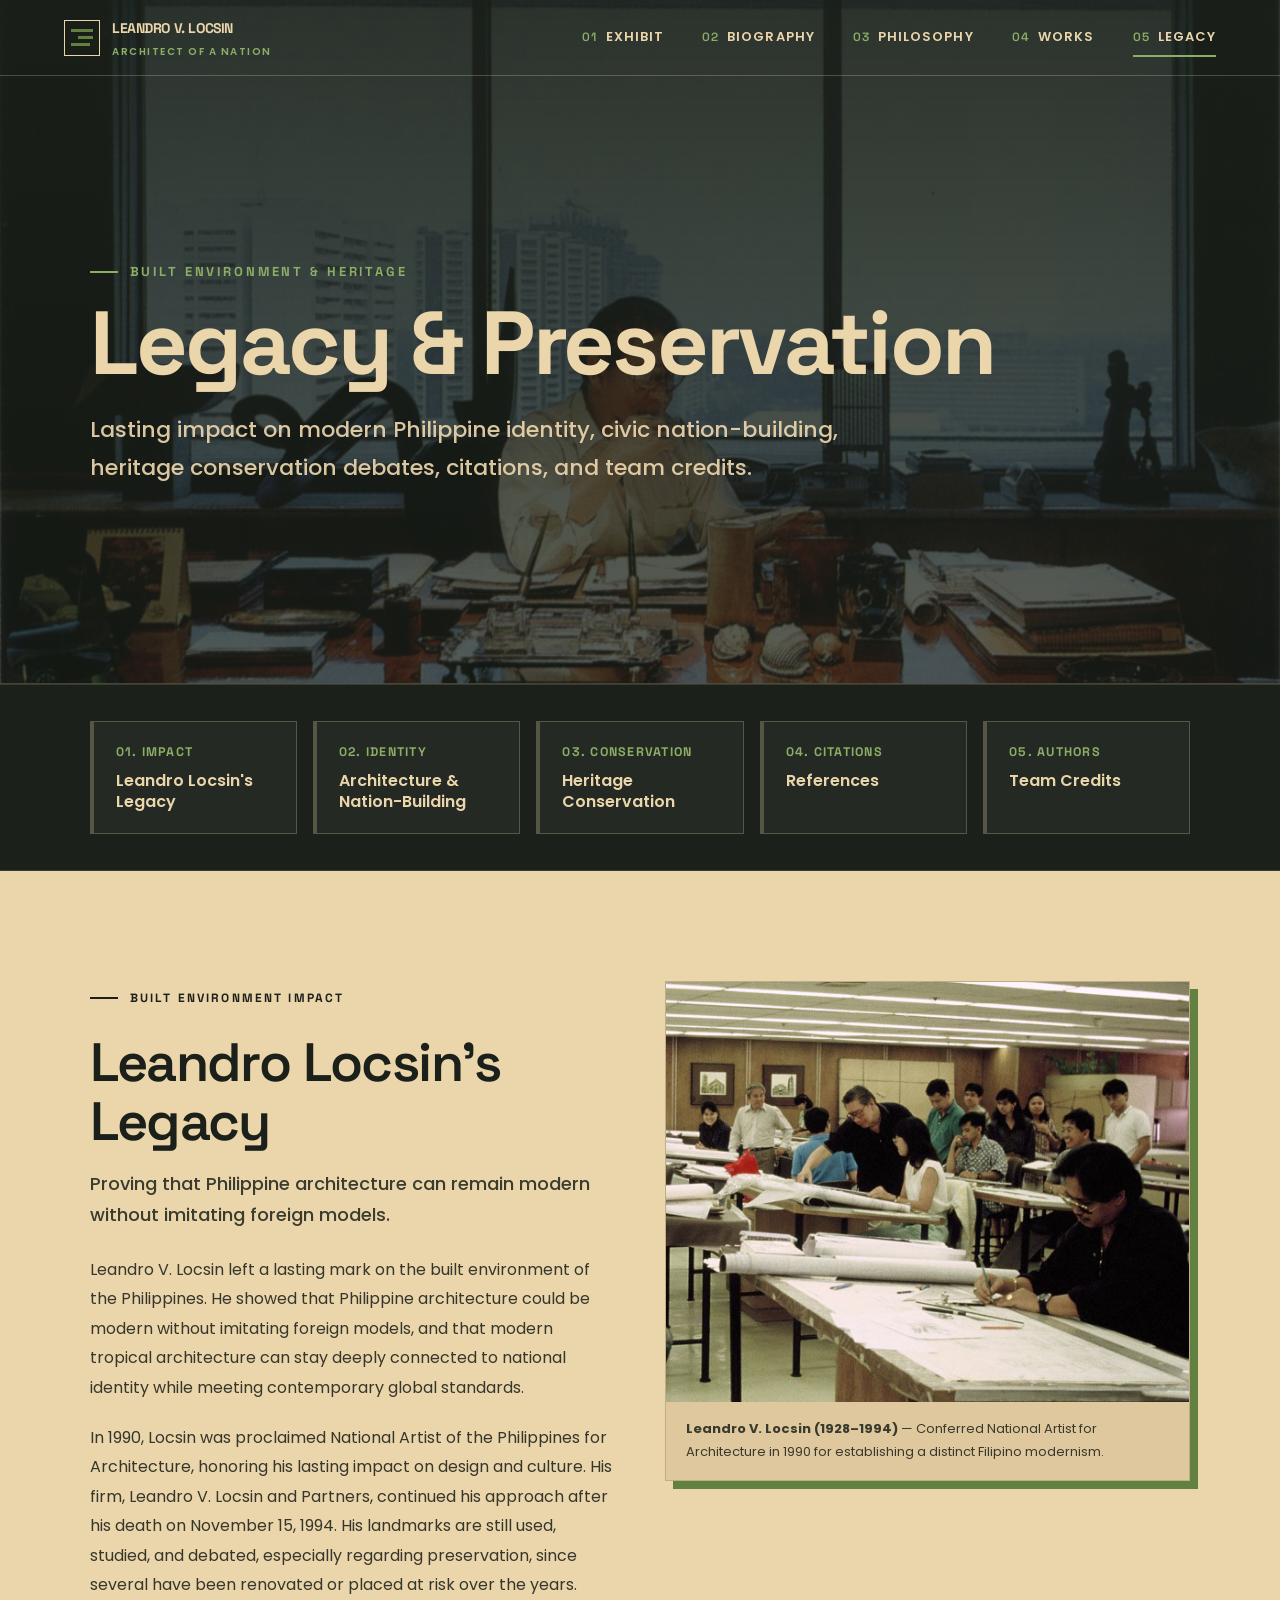
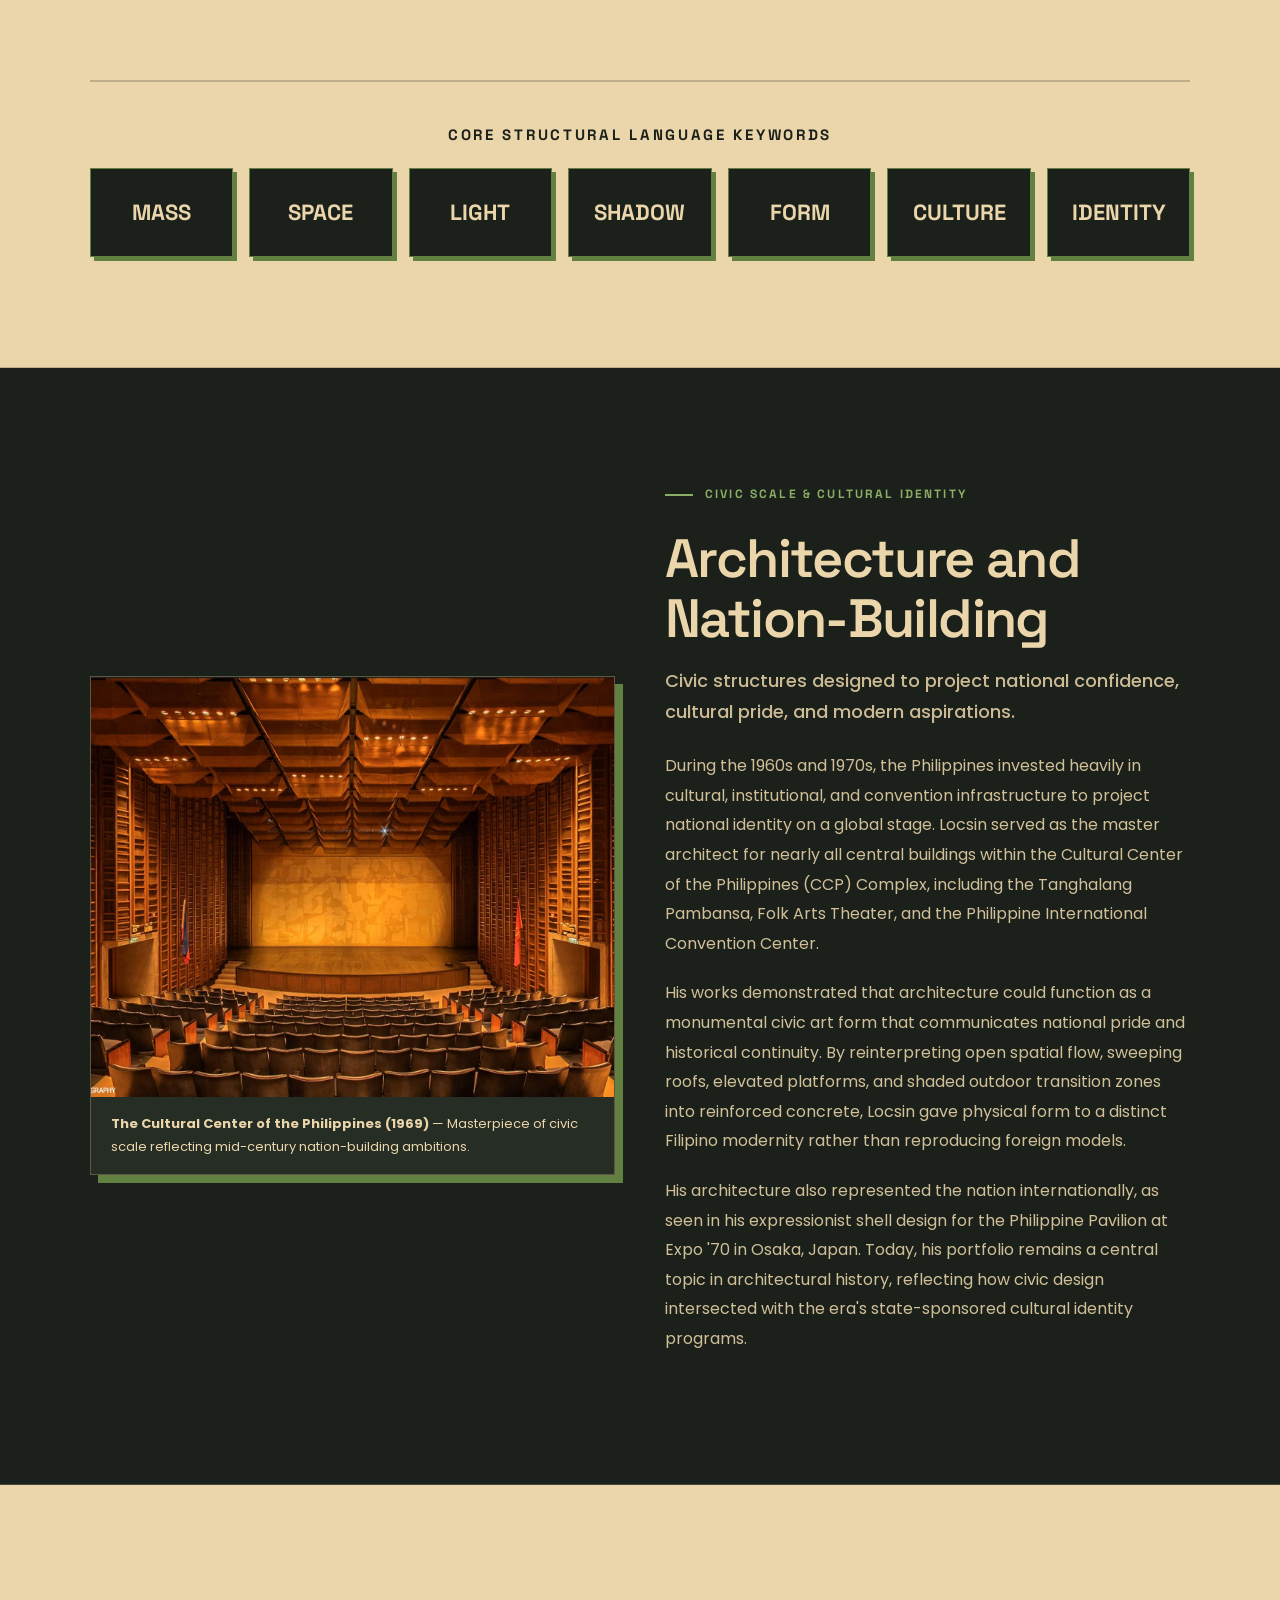
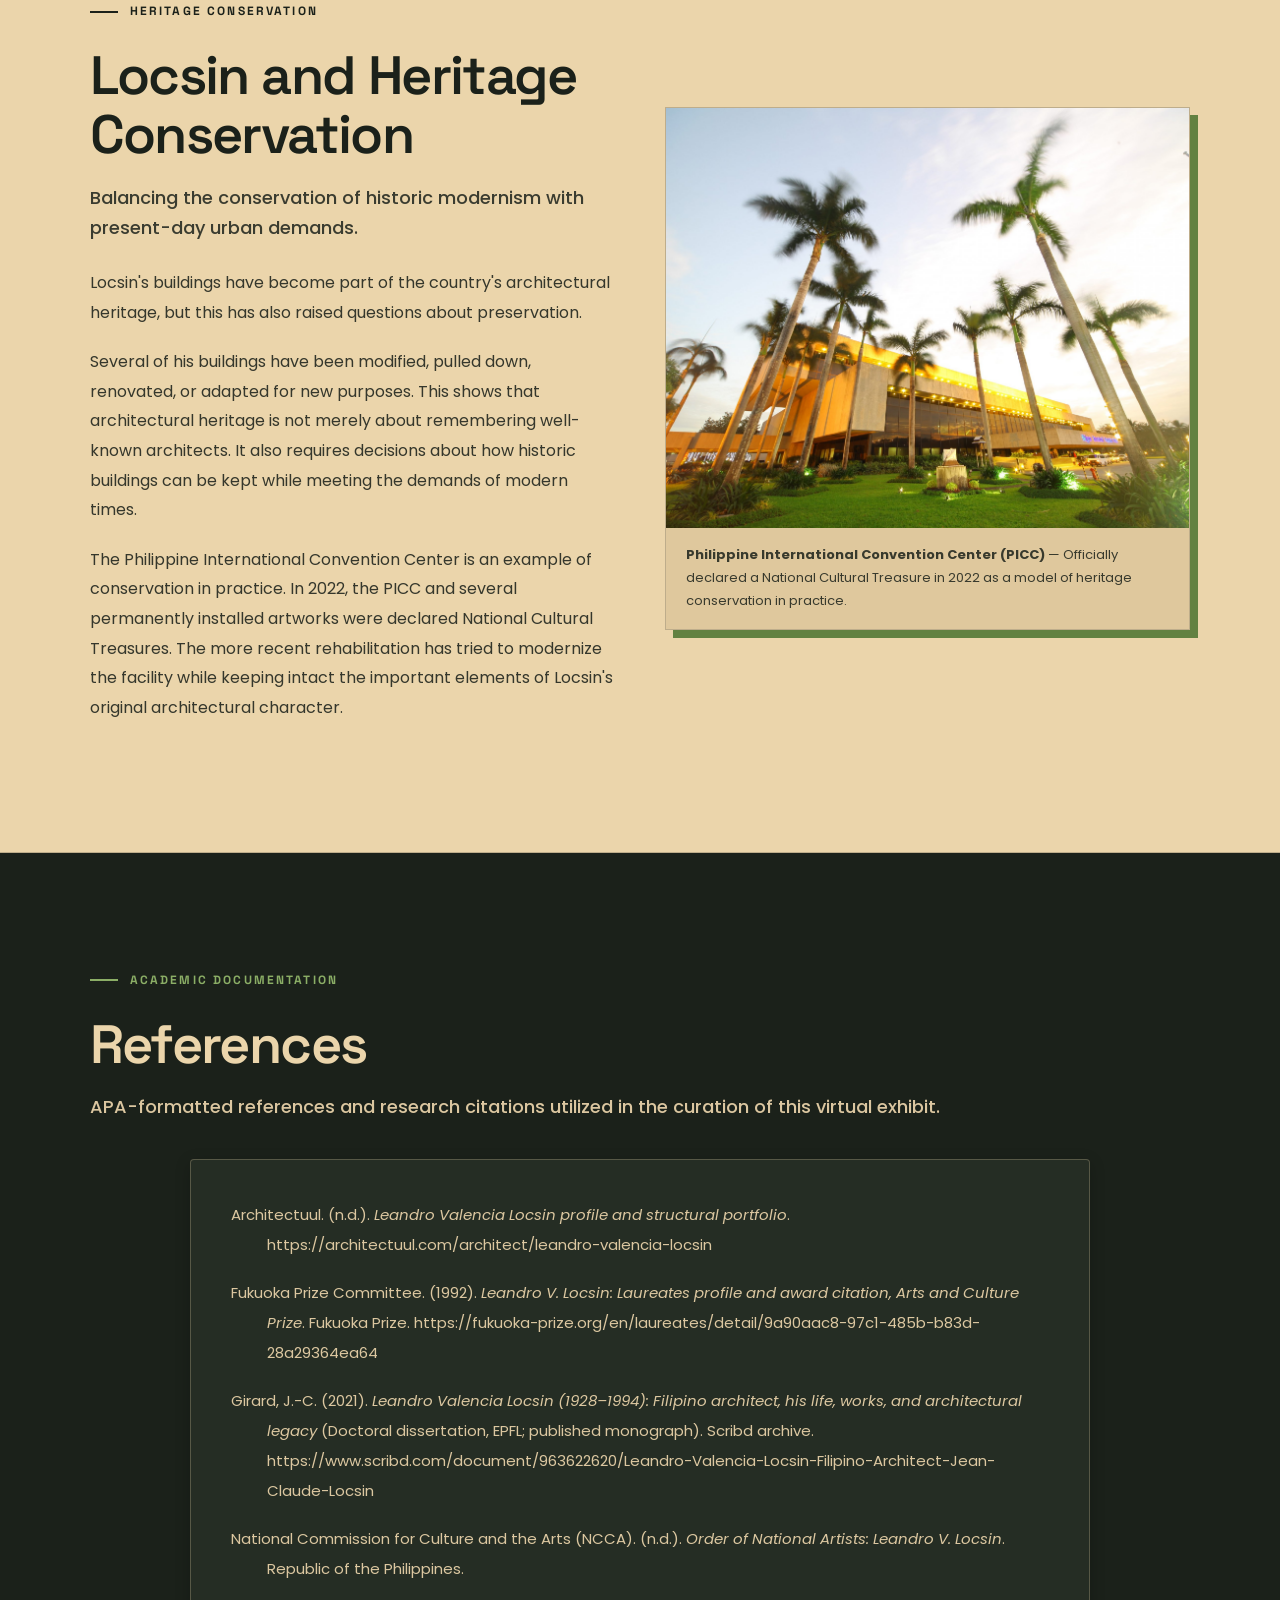
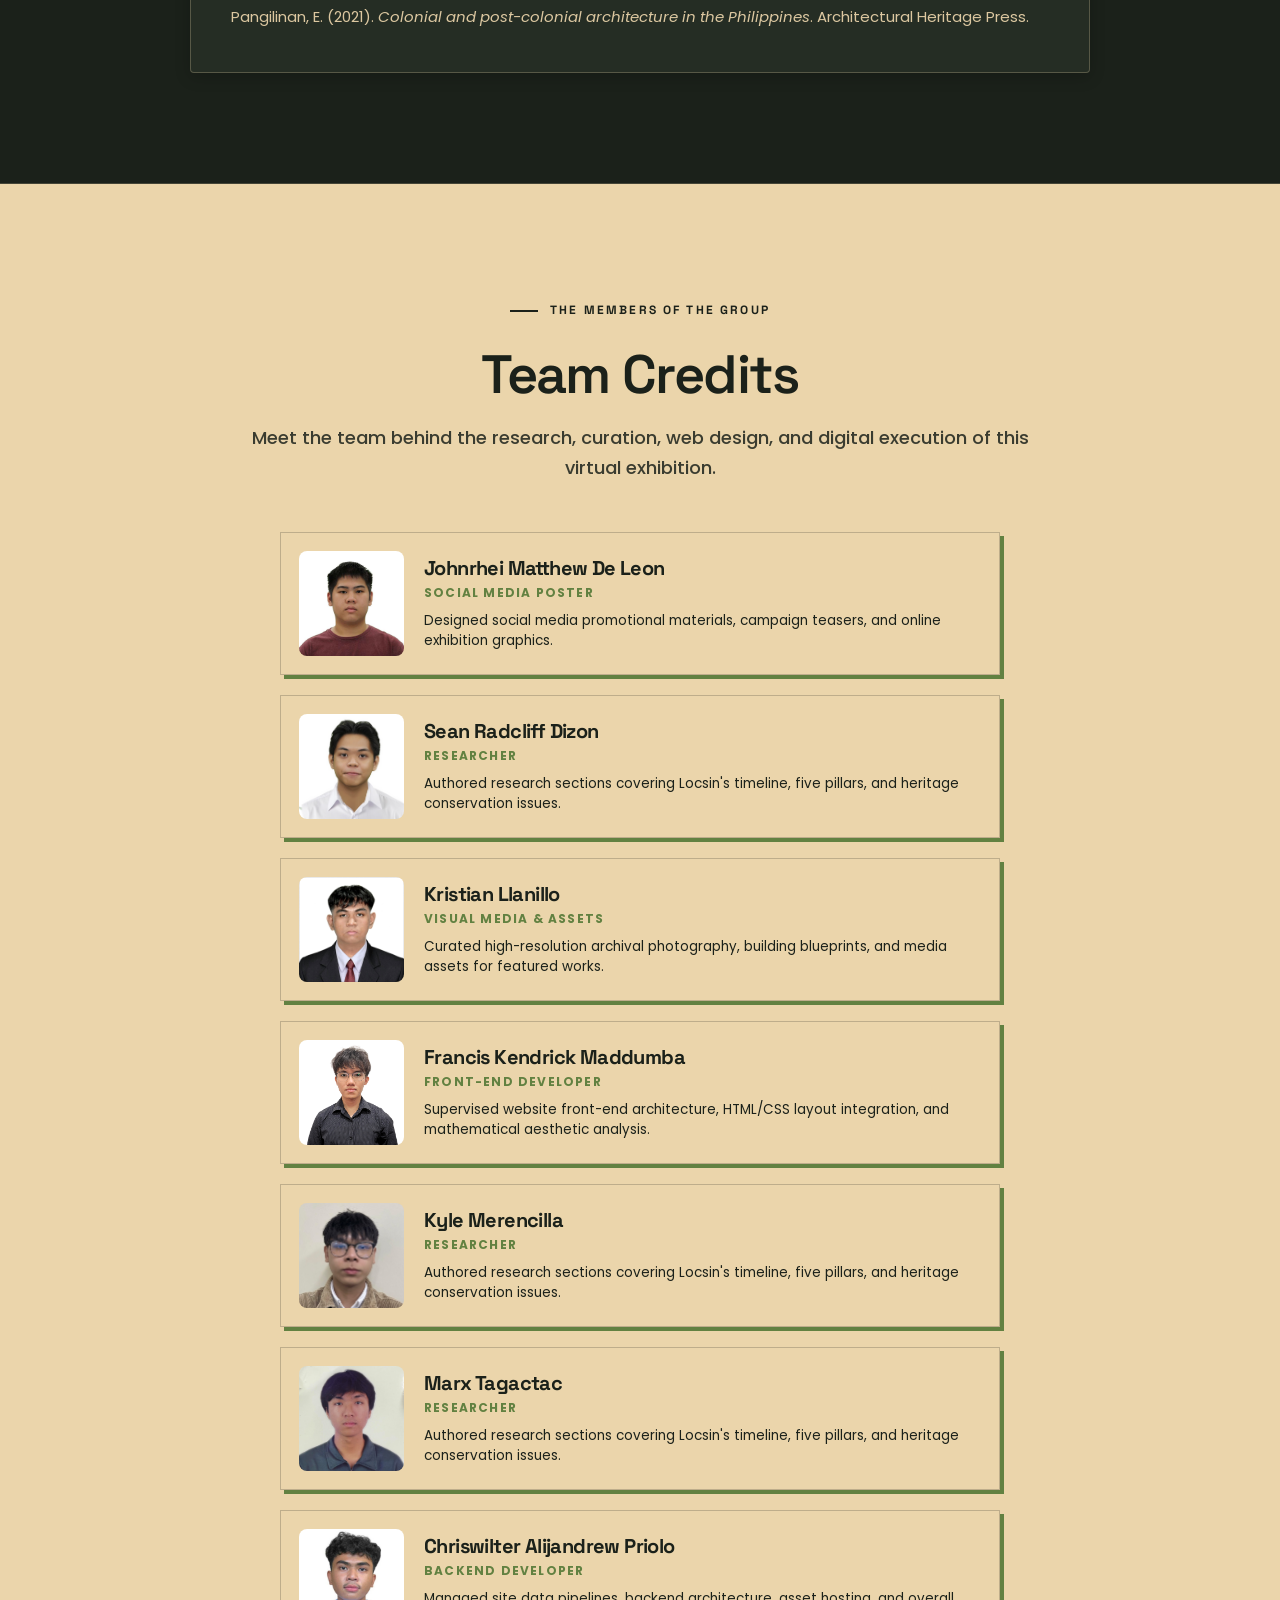
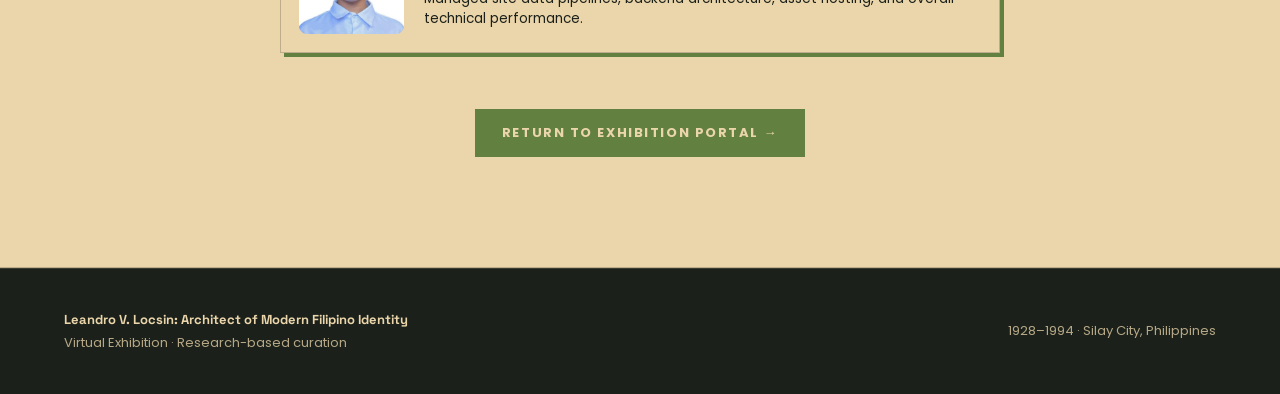
<file: legacy.html>
<!DOCTYPE html>
<html lang="en">
<head>
  <meta charset="UTF-8">
  <meta name="viewport" content="width=device-width, initial-scale=1.0">
  <meta name="description" content="The lasting legacy, nation-building role, and heritage conservation of Leandro V. Locsin's architecture.">
  <title>Legacy &amp; Conservation — Leandro V. Locsin Exhibit</title>

  <!-- Font Imports: Space Grotesk + Poppins -->
  <link rel="preconnect" href="https://fonts.googleapis.com">
  <link rel="preconnect" href="https://fonts.gstatic.com" crossorigin>
  <link href="https://fonts.googleapis.com/css2?family=Poppins:ital,wght@0,300;0,400;0,500;0,600;0,700;1,400&family=Space+Grotesk:wght@500;600;700&display=swap" rel="stylesheet">

  <!-- External Stylesheet -->
  <link rel="stylesheet" href="css/style.css">
</head>
<body>

  <a class="skip-link" href="#main-content">Skip to content</a>

  <!-- ===== HEADER / NAVIGATION ===== -->
  <header class="lx-header" id="main-header">
    <a class="lx-brand" href="index.html" aria-label="Leandro Locsin exhibition home">
      <span class="lx-brand-mark" aria-hidden="true">
        <i></i><i></i><i></i>
      </span>
      <span class="lx-brand-copy">
        <strong>LEANDRO V. LOCSIN</strong>
        <small>ARCHITECT OF A NATION</small>
      </span>
    </a>

    <nav class="lx-nav" id="primary-nav" aria-label="Primary navigation">
      <a href="index.html"><span class="lx-nav-number">01</span>Exhibit</a>
      <a href="biography.html"><span class="lx-nav-number">02</span>Biography</a>
      <a href="philosophy.html"><span class="lx-nav-number">03</span>Philosophy</a>
      <a href="works.html"><span class="lx-nav-number">04</span>Works</a>
      <a href="legacy.html" aria-current="page"><span class="lx-nav-number">05</span>Legacy</a>
    </nav>
  </header>

  <main id="main-content">

    <!-- ===== HERO SECTION (DARK) ===== -->
    <section class="section section--dark" id="hero" style="position: relative; min-height: 76vh; display: flex; align-items: center; background: linear-gradient(rgba(27, 33, 26, 0.92), rgba(27, 33, 26, 0.72)), url('assets/images/photos of leandro/working and drawing/02143456-locsin-in-his-office-early-1990s-photo-courtesy-of-leandro-v-locsin-partners-lvlp_cover_1262x882.jpg') center/cover no-repeat; padding-top: 180px; padding-bottom: 120px;">
      <div class="section-heading" style="max-width: 960px; margin-bottom: 0;">
        <p class="lx-kicker-light" style="font-size: 13px; letter-spacing: 0.22em;">Built Environment &amp; Heritage</p>
        <h1 style="font-size: clamp(52px, 7vw, 92px); color: var(--warm-beige); line-height: 1.02; margin-bottom: 22px;">Legacy &amp; Preservation</h1>
        <p class="section-intro" style="font-size: 22px; line-height: 1.75; color: rgba(235, 213, 171, 0.92); max-width: 820px;">
          Lasting impact on modern Philippine identity, civic nation-building, heritage conservation debates, citations, and team credits.
        </p>
      </div>
    </section>

    <!-- ===== ON-PAGE NAVIGATION BAR (DARK) ===== -->
    <section class="section section--dark" id="toc-nav" style="padding-top: 36px; padding-bottom: 36px; border-top: 1px solid rgba(235,213,171,0.15); border-bottom: 1px solid rgba(235,213,171,0.15); background: var(--bg-dark);">
      <div class="info-grid" style="grid-template-columns: repeat(auto-fit, minmax(200px, 1fr)); gap: 16px; margin: 0;">
        <a class="info-card" href="#legacy" style="min-height: auto; padding: 20px 22px; text-decoration: none; border-color: rgba(235, 213, 171, 0.25);">
          <dt style="font-size: 12.5px; font-weight: 700; margin-bottom: 6px; letter-spacing: 0.1em;">01. Impact</dt>
          <dd style="font-size: 16px; font-weight: 600; color: var(--warm-beige); line-height: 1.35;">Leandro Locsin's Legacy</dd>
        </a>
        <a class="info-card" href="#nation-building" style="min-height: auto; padding: 20px 22px; text-decoration: none; border-color: rgba(235, 213, 171, 0.25);">
          <dt style="font-size: 12.5px; font-weight: 700; margin-bottom: 6px; letter-spacing: 0.1em;">02. Identity</dt>
          <dd style="font-size: 16px; font-weight: 600; color: var(--warm-beige); line-height: 1.35;">Architecture &amp; Nation-Building</dd>
        </a>
        <a class="info-card" href="#heritage" style="min-height: auto; padding: 20px 22px; text-decoration: none; border-color: rgba(235, 213, 171, 0.25);">
          <dt style="font-size: 12.5px; font-weight: 700; margin-bottom: 6px; letter-spacing: 0.1em;">03. Conservation</dt>
          <dd style="font-size: 16px; font-weight: 600; color: var(--warm-beige); line-height: 1.35;">Heritage Conservation</dd>
        </a>
        <a class="info-card" href="#references" style="min-height: auto; padding: 20px 22px; text-decoration: none; border-color: rgba(235, 213, 171, 0.25);">
          <dt style="font-size: 12.5px; font-weight: 700; margin-bottom: 6px; letter-spacing: 0.1em;">04. Citations</dt>
          <dd style="font-size: 16px; font-weight: 600; color: var(--warm-beige); line-height: 1.35;">References</dd>
        </a>
        <a class="info-card" href="#team" style="min-height: auto; padding: 20px 22px; text-decoration: none; border-color: rgba(235, 213, 171, 0.25);">
          <dt style="font-size: 12.5px; font-weight: 700; margin-bottom: 6px; letter-spacing: 0.1em;">05. Authors</dt>
          <dd style="font-size: 16px; font-weight: 600; color: var(--warm-beige); line-height: 1.35;">Team Credits</dd>
        </a>
      </div>
    </section>

    <!-- ===== SECTION 1: LEANDRO LOCSIN'S LEGACY (BEIGE) ===== -->
    <section class="section section--beige" id="legacy" style="padding-top: 110px; padding-bottom: 110px;">
      <div class="split-grid" style="align-items: start; margin-bottom: 60px;">
        
        <!-- LEFT: TEXT -->
        <div class="split-text-col">
          <div class="section-heading" style="margin-bottom: 24px;">
            <p class="lx-kicker-dark">Built Environment Impact</p>
            <h2>Leandro Locsin's Legacy</h2>
            <p class="section-intro">
              Proving that Philippine architecture can remain modern without imitating foreign models.
            </p>
          </div>

          <div class="prose" style="font-size: 16px; line-height: 1.85;">
            <p style="margin-bottom: 20px;">
              Leandro V. Locsin left a lasting mark on the built environment of the Philippines. He showed that Philippine architecture could be modern without imitating foreign models, and that modern tropical architecture can stay deeply connected to national identity while meeting contemporary global standards.
            </p>
            <p>
              In 1990, Locsin was proclaimed National Artist of the Philippines for Architecture, honoring his lasting impact on design and culture. His firm, Leandro V. Locsin and Partners, continued his approach after his death on November 15, 1994. His landmarks are still used, studied, and debated, especially regarding preservation, since several have been renovated or placed at risk over the years.
            </p>
          </div>
        </div>

        <!-- RIGHT: PHOTO OF LEANDRO LOCSIN -->
        <div class="split-image-col">
          <figure class="photo-block">
            <img src="assets/images/photos of leandro/working and drawing/Locsin3.jpg" alt="Leandro V. Locsin drawing architectural blueprints" style="aspect-ratio: 3 / 2; width: 100%; object-fit: cover;">
            <figcaption>
              <strong>Leandro V. Locsin (1928–1994)</strong> — Conferred National Artist for Architecture in 1990 for establishing a distinct Filipino modernism.
            </figcaption>
          </figure>
        </div>

      </div>

      <!-- ENLARGED FULL-WIDTH KEYWORDS FILLING THE BOTTOM OF THE SECTION -->
      <div style="border-top: 2px solid var(--line); padding-top: 40px; margin-top: 20px;">
        <p style="font-family: var(--font-title); font-size: 15px; font-weight: 700; color: var(--bg-dark); text-transform: uppercase; letter-spacing: 0.18em; margin-bottom: 20px; text-align: center;">
          Core Structural Language Keywords
        </p>
        <div style="display: grid; grid-template-columns: repeat(auto-fit, minmax(140px, 1fr)); gap: 16px; width: 100%;">
          <div style="background: var(--bg-dark); color: var(--warm-beige); font-family: var(--font-title); font-size: 22px; font-weight: 700; text-align: center; padding: 24px 12px; border: 1px solid var(--accent-green); box-shadow: 4px 4px 0 var(--accent-green);">MASS</div>
          <div style="background: var(--bg-dark); color: var(--warm-beige); font-family: var(--font-title); font-size: 22px; font-weight: 700; text-align: center; padding: 24px 12px; border: 1px solid var(--accent-green); box-shadow: 4px 4px 0 var(--accent-green);">SPACE</div>
          <div style="background: var(--bg-dark); color: var(--warm-beige); font-family: var(--font-title); font-size: 22px; font-weight: 700; text-align: center; padding: 24px 12px; border: 1px solid var(--accent-green); box-shadow: 4px 4px 0 var(--accent-green);">LIGHT</div>
          <div style="background: var(--bg-dark); color: var(--warm-beige); font-family: var(--font-title); font-size: 22px; font-weight: 700; text-align: center; padding: 24px 12px; border: 1px solid var(--accent-green); box-shadow: 4px 4px 0 var(--accent-green);">SHADOW</div>
          <div style="background: var(--bg-dark); color: var(--warm-beige); font-family: var(--font-title); font-size: 22px; font-weight: 700; text-align: center; padding: 24px 12px; border: 1px solid var(--accent-green); box-shadow: 4px 4px 0 var(--accent-green);">FORM</div>
          <div style="background: var(--bg-dark); color: var(--warm-beige); font-family: var(--font-title); font-size: 22px; font-weight: 700; text-align: center; padding: 24px 12px; border: 1px solid var(--accent-green); box-shadow: 4px 4px 0 var(--accent-green);">CULTURE</div>
          <div style="background: var(--bg-dark); color: var(--warm-beige); font-family: var(--font-title); font-size: 22px; font-weight: 700; text-align: center; padding: 24px 12px; border: 1px solid var(--accent-green); box-shadow: 4px 4px 0 var(--accent-green);">IDENTITY</div>
        </div>
      </div>
    </section>

    <!-- ===== SECTION 2: ARCHITECTURE AND NATION-BUILDING (DARK) ===== -->
    <section class="section section--dark" id="nation-building" style="padding-top: 110px; padding-bottom: 110px;">
      <div class="split-grid" style="align-items: center;">
        
        <!-- LEFT: PHOTO OF CCP COMPLEX -->
        <div class="split-image-col">
          <figure class="photo-block" style="background: var(--bg-dark); border-color: rgba(235,213,171,0.3);">
            <img src="assets\images\building photos\Cultural Center of the Philippines\interior\Tanghalang-Aurelio-Tolentino (1).jpg" alt="Cultural Center of the Philippines Main Building" style="aspect-ratio: 3 / 2; width: 100%; object-fit: cover;">
            <figcaption style="background: #252d24; color: var(--warm-beige);">
              <strong>The Cultural Center of the Philippines (1969)</strong> — Masterpiece of civic scale reflecting mid-century nation-building ambitions.
            </figcaption>
          </figure>
        </div>

        <!-- RIGHT: EXPANDED TEXT -->
        <div class="split-text-col">
          <div class="section-heading" style="margin-bottom: 24px;">
            <p class="lx-kicker-light">Civic Scale &amp; Cultural Identity</p>
            <h2 style="color: var(--warm-beige);">Architecture and Nation-Building</h2>
            <p class="section-intro">
              Civic structures designed to project national confidence, cultural pride, and modern aspirations.
            </p>
          </div>

          <div class="prose" style="font-size: 16px; line-height: 1.85; color: rgba(235, 213, 171, 0.92);">
            <p style="margin-bottom: 20px;">
              During the 1960s and 1970s, the Philippines invested heavily in cultural, institutional, and convention infrastructure to project national identity on a global stage. Locsin served as the master architect for nearly all central buildings within the Cultural Center of the Philippines (CCP) Complex, including the Tanghalang Pambansa, Folk Arts Theater, and the Philippine International Convention Center.
            </p>
            <p style="margin-bottom: 20px;">
              His works demonstrated that architecture could function as a monumental civic art form that communicates national pride and historical continuity. By reinterpreting open spatial flow, sweeping roofs, elevated platforms, and shaded outdoor transition zones into reinforced concrete, Locsin gave physical form to a distinct Filipino modernity rather than reproducing foreign models.
            </p>
            <p>
              His architecture also represented the nation internationally, as seen in his expressionist shell design for the Philippine Pavilion at Expo '70 in Osaka, Japan. Today, his portfolio remains a central topic in architectural history, reflecting how civic design intersected with the era's state-sponsored cultural identity programs.
            </p>
          </div>
        </div>

      </div>
    </section>

    <!-- ===== SECTION 3: HERITAGE CONSERVATION (BEIGE) ===== -->
    <section class="section section--beige" id="heritage" style="padding-top: 110px; padding-bottom: 110px;">
      <div class="split-grid" style="align-items: center;">
        
        <!-- LEFT: TEXT -->
        <div class="split-text-col">
          <div class="section-heading" style="margin-bottom: 24px;">
            <p class="lx-kicker-dark">Heritage Conservation</p>
            <h2>Locsin and Heritage Conservation</h2>
            <p class="section-intro">
              Balancing the conservation of historic modernism with present-day urban demands.
            </p>
          </div>

          <div class="prose" style="font-size: 16px; line-height: 1.85;">
            <p style="margin-bottom: 20px;">
              Locsin's buildings have become part of the country's architectural heritage, but this has also raised questions about preservation.
            </p>
            <p style="margin-bottom: 20px;">
              Several of his buildings have been modified, pulled down, renovated, or adapted for new purposes. This shows that architectural heritage is not merely about remembering well-known architects. It also requires decisions about how historic buildings can be kept while meeting the demands of modern times.
            </p>
            <p>
              The Philippine International Convention Center is an example of conservation in practice. In 2022, the PICC and several permanently installed artworks were declared National Cultural Treasures. The more recent rehabilitation has tried to modernize the facility while keeping intact the important elements of Locsin's original architectural character.
            </p>
          </div>
        </div>

        <!-- RIGHT: PHOTO OF PICC -->
        <div class="split-image-col">
          <figure class="photo-block">
            <img src="assets\images\building photos\Philippine International Convention Center\Environmental-Responsibility-in-Venue-Management-and-Operations-scaled.jpg" alt="Philippine International Convention Center exterior" style="aspect-ratio: 3 / 2; width: 100%; object-fit: cover;">
            <figcaption>
              <strong>Philippine International Convention Center (PICC)</strong> — Officially declared a National Cultural Treasure in 2022 as a model of heritage conservation in practice.
            </figcaption>
          </figure>
        </div>

      </div>
    </section>

    <!-- ===== SECTION 4: REFERENCES (DARK GREEN) ===== -->
    <section class="section section--dark" id="references" style="padding-top: 110px; padding-bottom: 110px;">
      <div class="section-heading">
        <p class="lx-kicker-light">Academic Documentation</p>
        <h2 style="color: var(--warm-beige);">References</h2>
        <p class="section-intro" style="color: rgba(235, 213, 171, 0.92);">
          APA-formatted references and research citations utilized in the curation of this virtual exhibit.
        </p>
      </div>

      <div style="background: #252d24; border: 1px solid rgba(235, 213, 171, 0.25); border-radius: 4px; padding: 40px; max-width: 900px; margin: 0 auto; box-shadow: 0 4px 16px rgba(0,0,0,0.2);">
        <div style="font-size: 15px; line-height: 2; color: rgba(235, 213, 171, 0.92);">
          <p style="margin-bottom: 18px; padding-left: 36px; text-indent: -36px;">
            Architectuul. (n.d.). <em>Leandro Valencia Locsin profile and structural portfolio</em>. https://architectuul.com/architect/leandro-valencia-locsin
          </p>
          <p style="margin-bottom: 18px; padding-left: 36px; text-indent: -36px;">
            Fukuoka Prize Committee. (1992). <em>Leandro V. Locsin: Laureates profile and award citation, Arts and Culture Prize</em>. Fukuoka Prize. https://fukuoka-prize.org/en/laureates/detail/9a90aac8-97c1-485b-b83d-28a29364ea64
          </p>
          <p style="margin-bottom: 18px; padding-left: 36px; text-indent: -36px;">
            Girard, J.-C. (2021). <em>Leandro Valencia Locsin (1928–1994): Filipino architect, his life, works, and architectural legacy</em> (Doctoral dissertation, EPFL; published monograph). Scribd archive. https://www.scribd.com/document/963622620/Leandro-Valencia-Locsin-Filipino-Architect-Jean-Claude-Locsin
          </p>
          <p style="margin-bottom: 18px; padding-left: 36px; text-indent: -36px;">
            National Commission for Culture and the Arts (NCCA). (n.d.). <em>Order of National Artists: Leandro V. Locsin</em>. Republic of the Philippines.
          </p>
          <p style="margin-bottom: 0; padding-left: 36px; text-indent: -36px;">
            Pangilinan, E. (2021). <em>Colonial and post-colonial architecture in the Philippines</em>. Architectural Heritage Press.
          </p>
        </div>
      </div>
    </section>

    <!-- ===== SECTION 5: TEAM CREDITS (BEIGE WITH CENTERED HORIZONTAL MEMBER CARDS) ===== -->
    <section class="section section--beige" id="team" style="padding-top: 110px; padding-bottom: 110px;">
      <div class="section-heading" style="text-align: center; max-width: 800px; margin-left: auto; margin-right: auto; margin-bottom: 48px;">
        <p class="lx-kicker-dark">The Members of the Group</p>
        <h2>Team Credits</h2>
        <p class="section-intro">
          Meet the team behind the research, curation, web design, and digital execution of this virtual exhibition.
        </p>
      </div>

      <!-- CENTERED COMPACT HORIZONTAL MEMBER CARDS CONTAINER -->
      <div style="display: flex; flex-direction: column; align-items: center; gap: 20px; max-width: 720px; margin: 0 auto 56px auto; width: 100%;">
        
        <!-- MEMBER 1 -->
        <article class="photo-block" style="display: flex; flex-direction: row; align-items: center; width: 100%; padding: 18px; background: #ebd5ab; border: 1px solid var(--line); box-shadow: 4px 4px 0 var(--accent-green);">
          <img src="assets\images\members\johnrhei_1x1.jpg" alt="Johnrhei Matthew De Leon" style="width: 105px; height: 105px; object-fit: cover; flex-shrink: 0; border-radius: 8px;">
          <div style="padding-left: 20px; text-align: left; flex-grow: 1;">
            <h3 style="font-family: var(--font-title); font-size: 20px; color: var(--ink); margin-bottom: 2px; line-height: 1.2;">Johnrhei Matthew De Leon</h3>
            <p style="font-size: 12px; font-weight: 700; color: var(--accent-green); text-transform: uppercase; letter-spacing: 0.1em; margin-bottom: 8px;">Social Media Poster</p>
            <p style="font-size: 13.5px; line-height: 1.5; color: var(--ink); margin: 0;">Designed social media promotional materials, campaign teasers, and online exhibition graphics.</p>
          </div>
        </article>

        <!-- MEMBER 2 -->
        <article class="photo-block" style="display: flex; flex-direction: row; align-items: center; width: 100%; padding: 18px; background: #ebd5ab; border: 1px solid var(--line); box-shadow: 4px 4px 0 var(--accent-green);">
          <img src="assets\images\members\sean_1x1.png" alt="Sean Radcliff Dizon" style="width: 105px; height: 105px; object-fit: cover; flex-shrink: 0; border-radius: 8px;">
          <div style="padding-left: 20px; text-align: left; flex-grow: 1;">
            <h3 style="font-family: var(--font-title); font-size: 20px; color: var(--ink); margin-bottom: 2px; line-height: 1.2;">Sean Radcliff Dizon</h3>
            <p style="font-size: 12px; font-weight: 700; color: var(--accent-green); text-transform: uppercase; letter-spacing: 0.1em; margin-bottom: 8px;">Researcher</p>
            <p style="font-size: 13.5px; line-height: 1.5; color: var(--ink); margin: 0;">Authored research sections covering Locsin's timeline, five pillars, and heritage conservation issues.</p>
          </div>
        </article>

        <!-- MEMBER 3 -->
        <article class="photo-block" style="display: flex; flex-direction: row; align-items: center; width: 100%; padding: 18px; background: #ebd5ab; border: 1px solid var(--line); box-shadow: 4px 4px 0 var(--accent-green);">
          <img src="assets\images\members\kristian_1x1.jpg" alt="Kristian Llanillo" style="width: 105px; height: 105px; object-fit: cover; flex-shrink: 0; border-radius: 8px;">
          <div style="padding-left: 20px; text-align: left; flex-grow: 1;">
            <h3 style="font-family: var(--font-title); font-size: 20px; color: var(--ink); margin-bottom: 2px; line-height: 1.2;">Kristian Llanillo</h3>
            <p style="font-size: 12px; font-weight: 700; color: var(--accent-green); text-transform: uppercase; letter-spacing: 0.1em; margin-bottom: 8px;">Visual Media &amp; Assets</p>
            <p style="font-size: 13.5px; line-height: 1.5; color: var(--ink); margin: 0;">Curated high-resolution archival photography, building blueprints, and media assets for featured works.</p>
          </div>
        </article>

        <!-- MEMBER 4 -->
        <article class="photo-block" style="display: flex; flex-direction: row; align-items: center; width: 100%; padding: 18px; background: #ebd5ab; border: 1px solid var(--line); box-shadow: 4px 4px 0 var(--accent-green);">
          <img src="assets\images\members\francis_1x1.jpg" alt="Francis Kendrick Maddumba" style="width: 105px; height: 105px; object-fit: cover; flex-shrink: 0; border-radius: 8px;">
          <div style="padding-left: 20px; text-align: left; flex-grow: 1;">
            <h3 style="font-family: var(--font-title); font-size: 20px; color: var(--ink); margin-bottom: 2px; line-height: 1.2;">Francis Kendrick Maddumba</h3>
            <p style="font-size: 12px; font-weight: 700; color: var(--accent-green); text-transform: uppercase; letter-spacing: 0.1em; margin-bottom: 8px;">Front-end Developer</p>
            <p style="font-size: 13.5px; line-height: 1.5; color: var(--ink); margin: 0;">Supervised website front-end architecture, HTML/CSS layout integration, and mathematical aesthetic analysis.</p>
          </div>
        </article>

        <!-- MEMBER 5 -->
        <article class="photo-block" style="display: flex; flex-direction: row; align-items: center; width: 100%; padding: 18px; background: #ebd5ab; border: 1px solid var(--line); box-shadow: 4px 4px 0 var(--accent-green);">
          <img src="assets\images\members\kyle_1x1.jpg" alt="Kyle Merencilla" style="width: 105px; height: 105px; object-fit: cover; flex-shrink: 0; border-radius: 8px;">
          <div style="padding-left: 20px; text-align: left; flex-grow: 1;">
            <h3 style="font-family: var(--font-title); font-size: 20px; color: var(--ink); margin-bottom: 2px; line-height: 1.2;">Kyle Merencilla</h3>
            <p style="font-size: 12px; font-weight: 700; color: var(--accent-green); text-transform: uppercase; letter-spacing: 0.1em; margin-bottom: 8px;">Researcher</p>
            <p style="font-size: 13.5px; line-height: 1.5; color: var(--ink); margin: 0;">Authored research sections covering Locsin's timeline, five pillars, and heritage conservation issues.</p>
          </div>
        </article>

        <!-- MEMBER 6 -->
        <article class="photo-block" style="display: flex; flex-direction: row; align-items: center; width: 100%; padding: 18px; background: #ebd5ab; border: 1px solid var(--line); box-shadow: 4px 4px 0 var(--accent-green);">
          <img src="assets\images\members\marx_1x1.jpg" alt="Marx Tagactac" style="width: 105px; height: 105px; object-fit: cover; flex-shrink: 0; border-radius: 8px;">
          <div style="padding-left: 20px; text-align: left; flex-grow: 1;">
            <h3 style="font-family: var(--font-title); font-size: 20px; color: var(--ink); margin-bottom: 2px; line-height: 1.2;">Marx Tagactac</h3>
            <p style="font-size: 12px; font-weight: 700; color: var(--accent-green); text-transform: uppercase; letter-spacing: 0.1em; margin-bottom: 8px;">Researcher</p>
            <p style="font-size: 13.5px; line-height: 1.5; color: var(--ink); margin: 0;">Authored research sections covering Locsin's timeline, five pillars, and heritage conservation issues.</p>
          </div>
        </article>

        <!-- MEMBER 7 -->
        <article class="photo-block" style="display: flex; flex-direction: row; align-items: center; width: 100%; padding: 18px; background: #ebd5ab; border: 1px solid var(--line); box-shadow: 4px 4px 0 var(--accent-green);">
          <img src="assets\images\members\chris_1x1.jpg" alt="Chriswilter Alijandrew Priolo" style="width: 105px; height: 105px; object-fit: cover; flex-shrink: 0; border-radius: 8px;">
          <div style="padding-left: 20px; text-align: left; flex-grow: 1;">
            <h3 style="font-family: var(--font-title); font-size: 20px; color: var(--ink); margin-bottom: 2px; line-height: 1.2;">Chriswilter Alijandrew Priolo</h3>
            <p style="font-size: 12px; font-weight: 700; color: var(--accent-green); text-transform: uppercase; letter-spacing: 0.1em; margin-bottom: 8px;">Backend Developer</p>
            <p style="font-size: 13.5px; line-height: 1.5; color: var(--ink); margin: 0;">Managed site data pipelines, backend architecture, asset hosting, and overall technical performance.</p>
          </div>
        </article>
      </div>

      <div style="text-align: center;">
        <a class="btn btn--primary" href="index.html">Return to Exhibition Portal &rarr;</a>
      </div>
    </section>

  </main>

  <!-- ===== FOOTER ===== -->
  <footer class="site-footer">
    <div class="footer-wrap">
      <div class="footer-copy">
        <strong>Leandro V. Locsin: Architect of Modern Filipino Identity</strong><br>
        Virtual Exhibition · Research-based curation
      </div>
      <div class="footer-copy">
        1928–1994 · Silay City, Philippines
      </div>
    </div>
  </footer>

  <!-- ===== JS FOR DIRECTIONAL SCROLL HIDE/SHOW & BEIGE BACKGROUND TRANSITION ===== -->
  <script>
    const header = document.getElementById('main-header');
    let lastScrollY = window.scrollY;

    window.addEventListener('scroll', () => {
      const currentScrollY = window.scrollY;

      if (currentScrollY > lastScrollY && currentScrollY > 80) {
        header.classList.add('nav-hidden');
      } else {
        header.classList.remove('nav-hidden');
      }

      if (currentScrollY > 40) {
        header.classList.add('scrolled');
      } else {
        header.classList.remove('scrolled');
      }

      lastScrollY = currentScrollY;
    });
  </script>

</body>
</html>
</file>
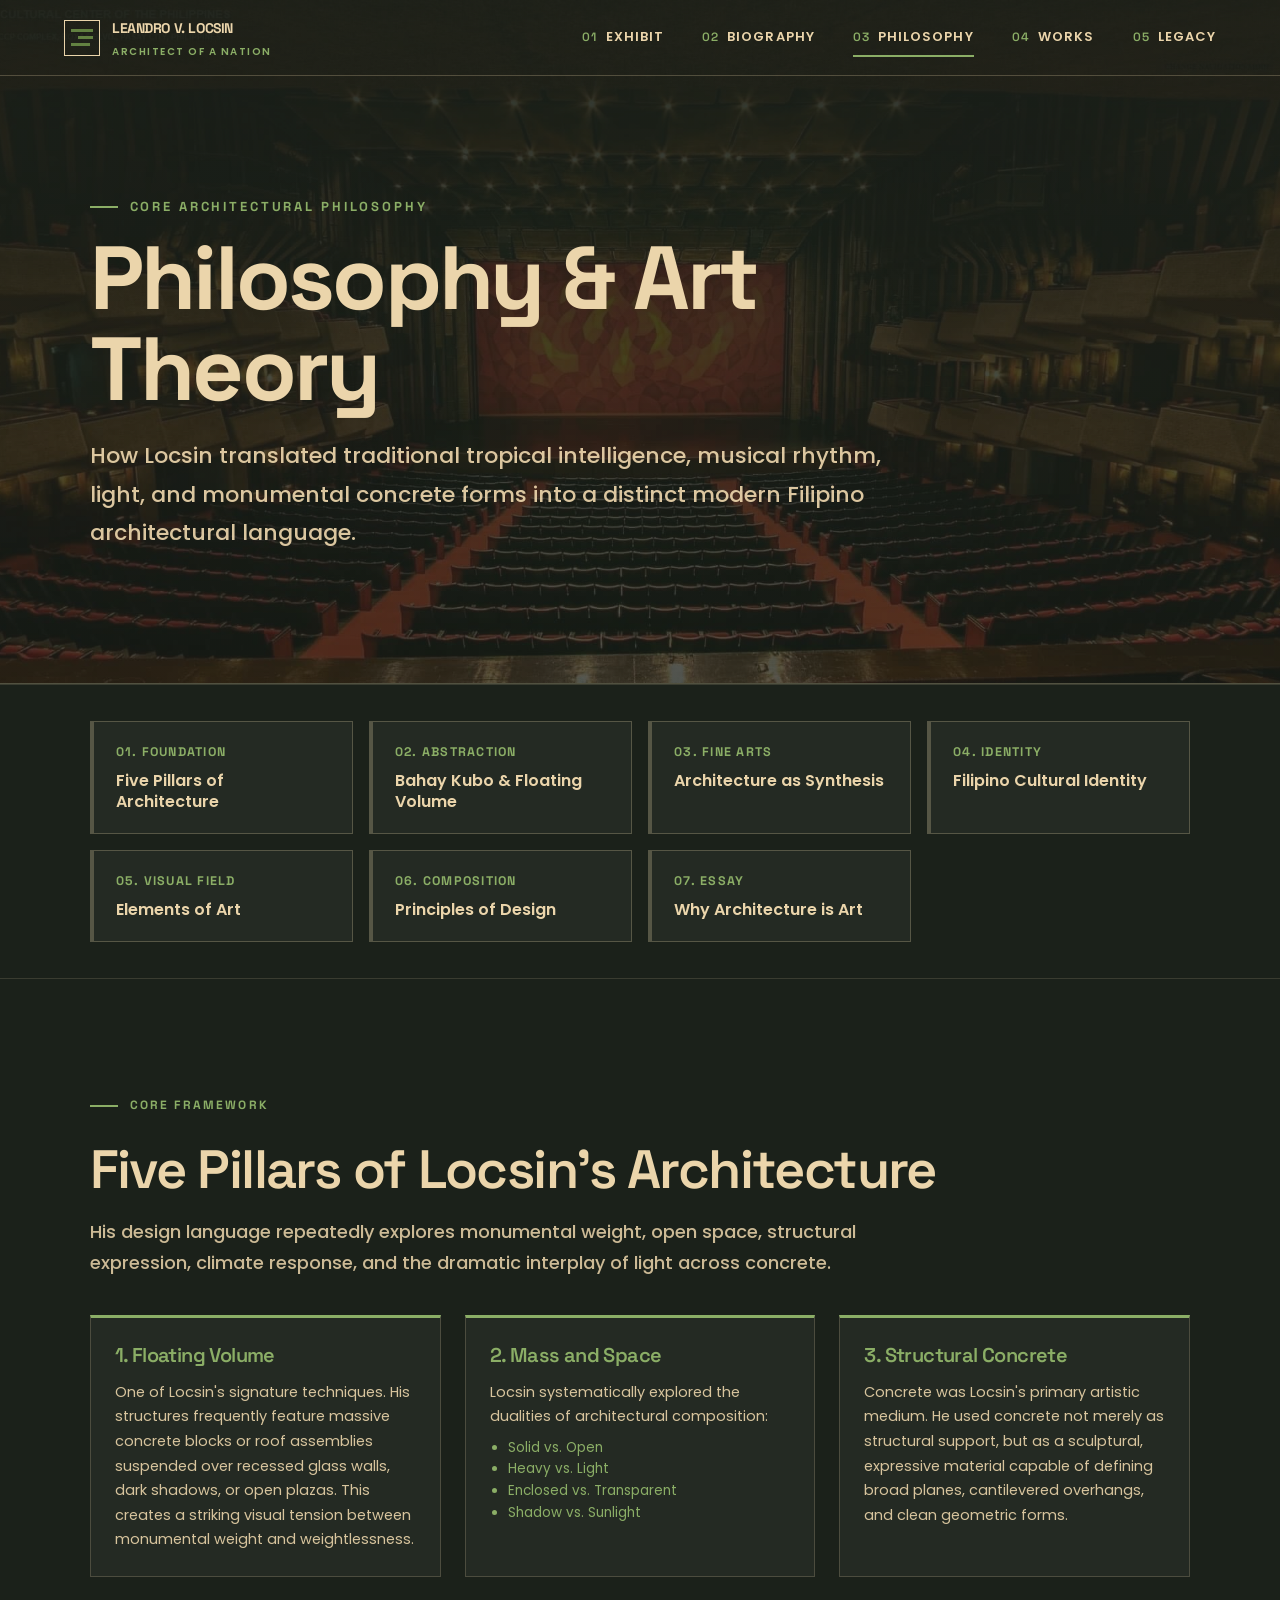
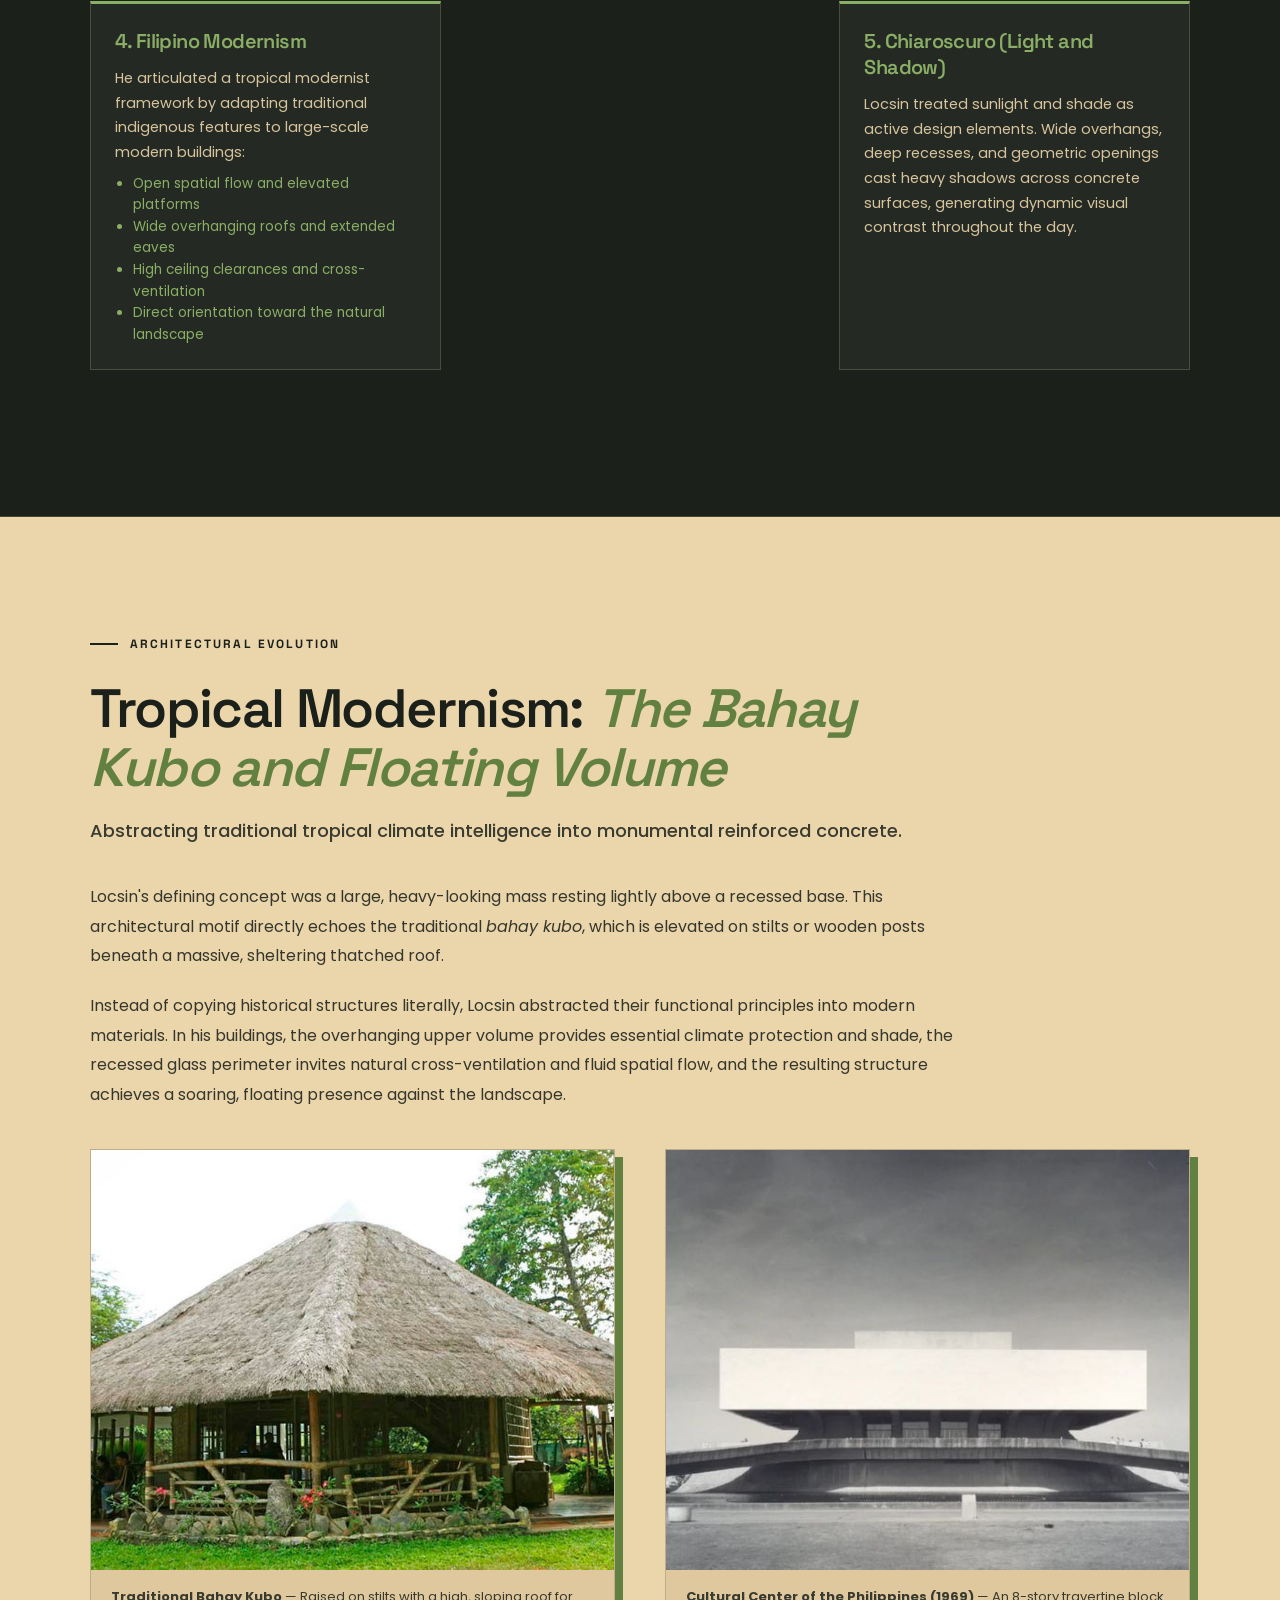
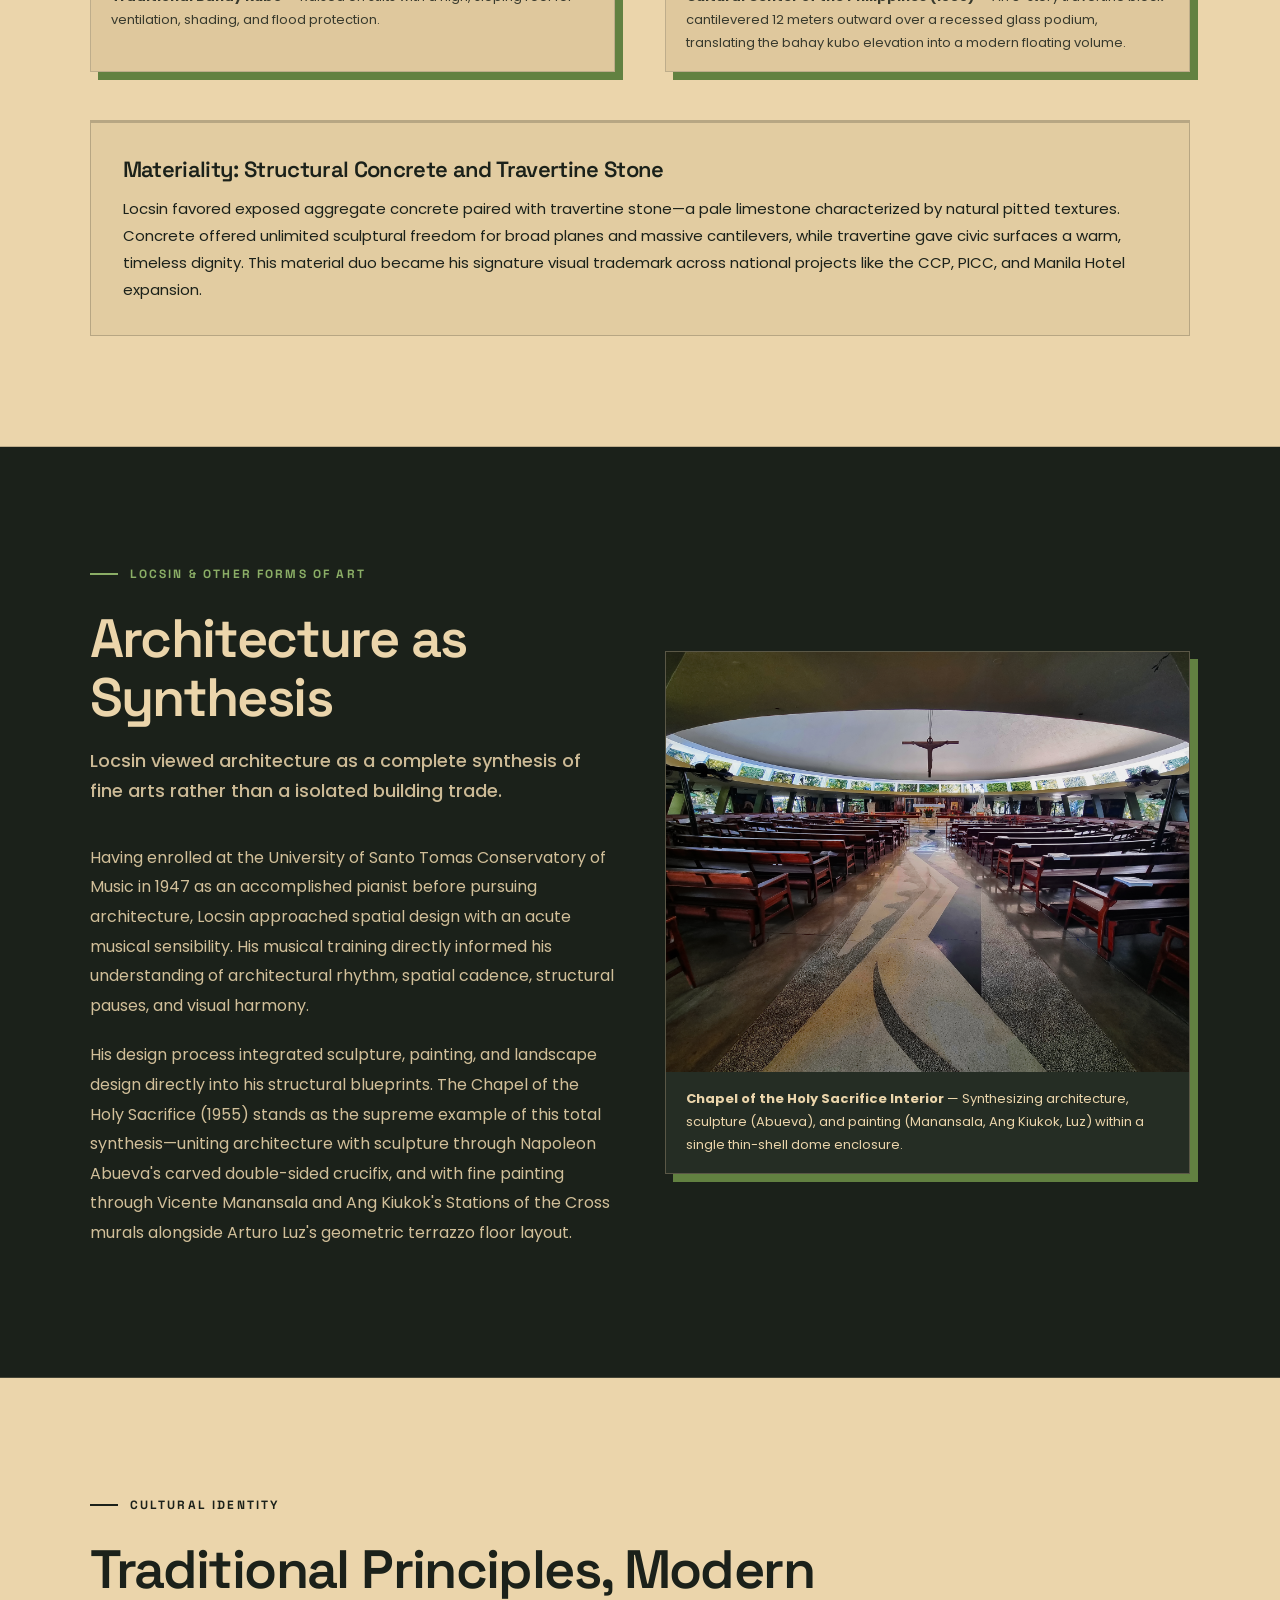
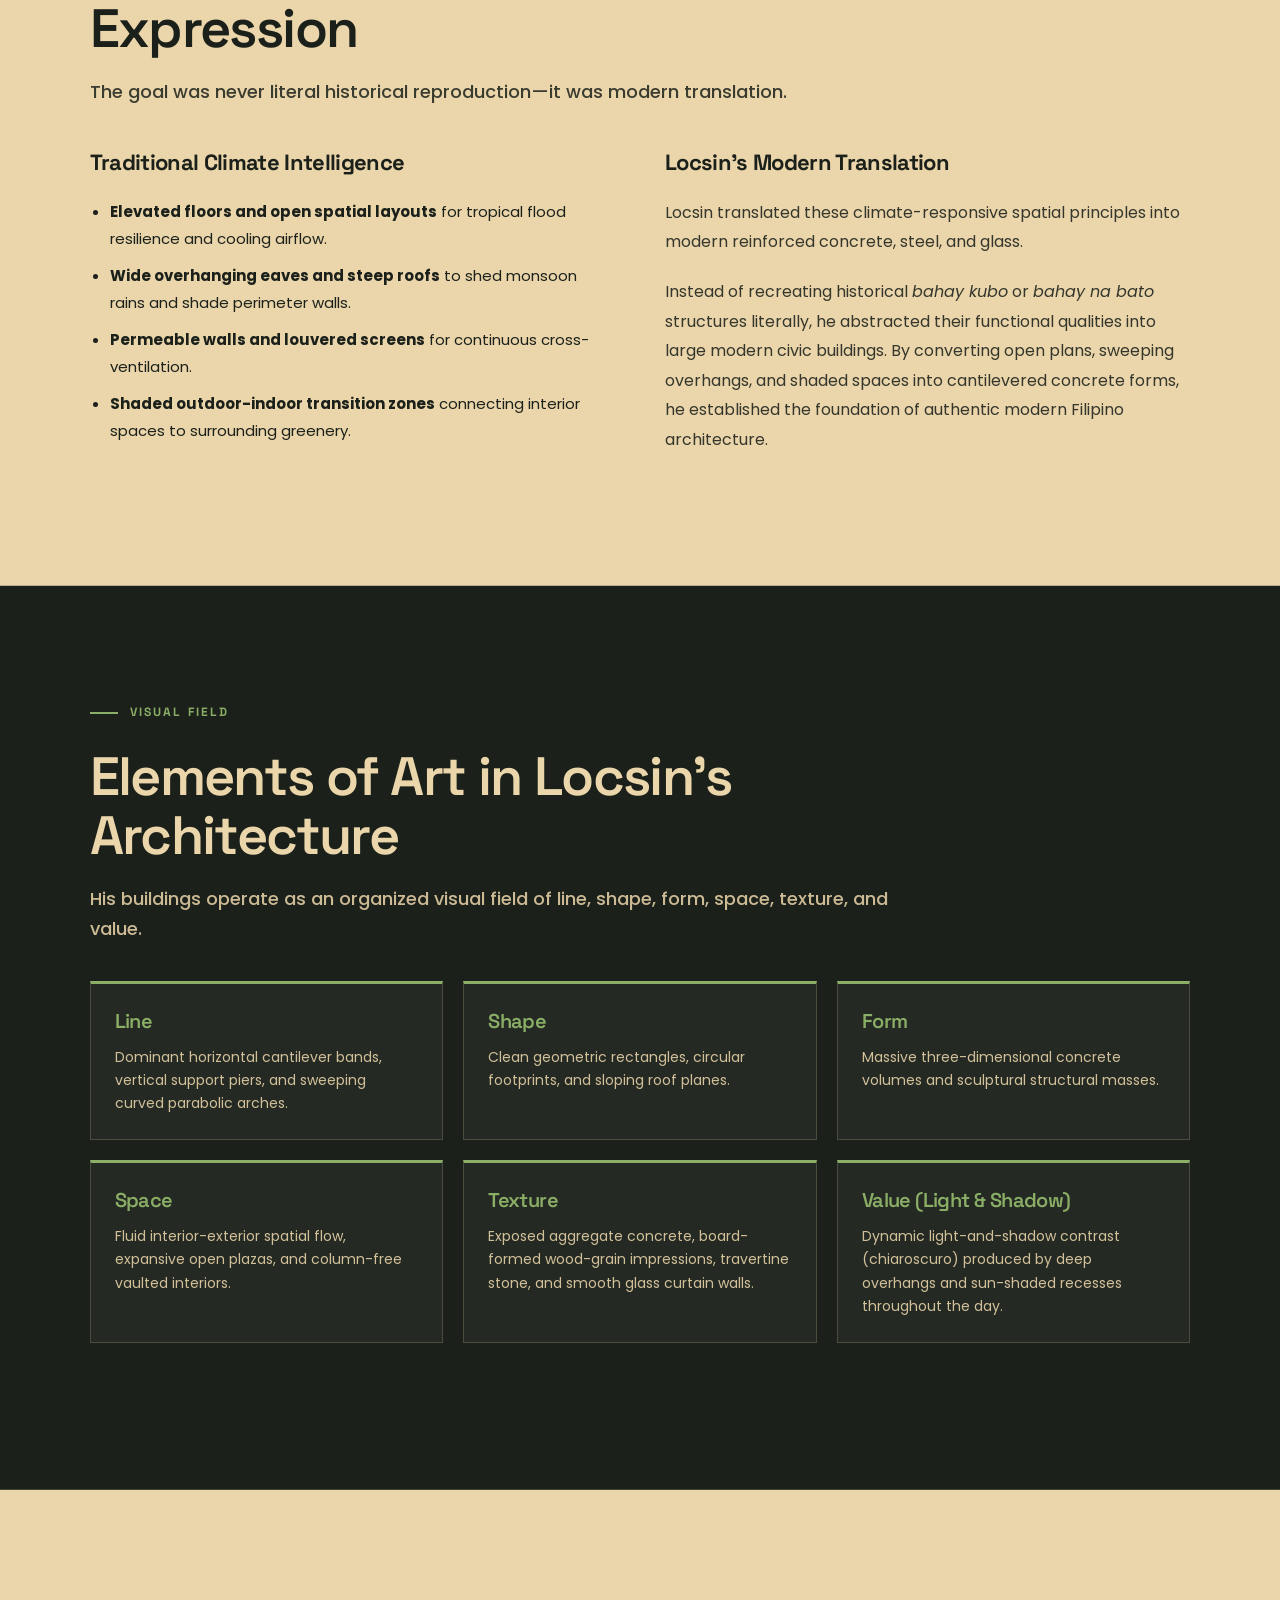
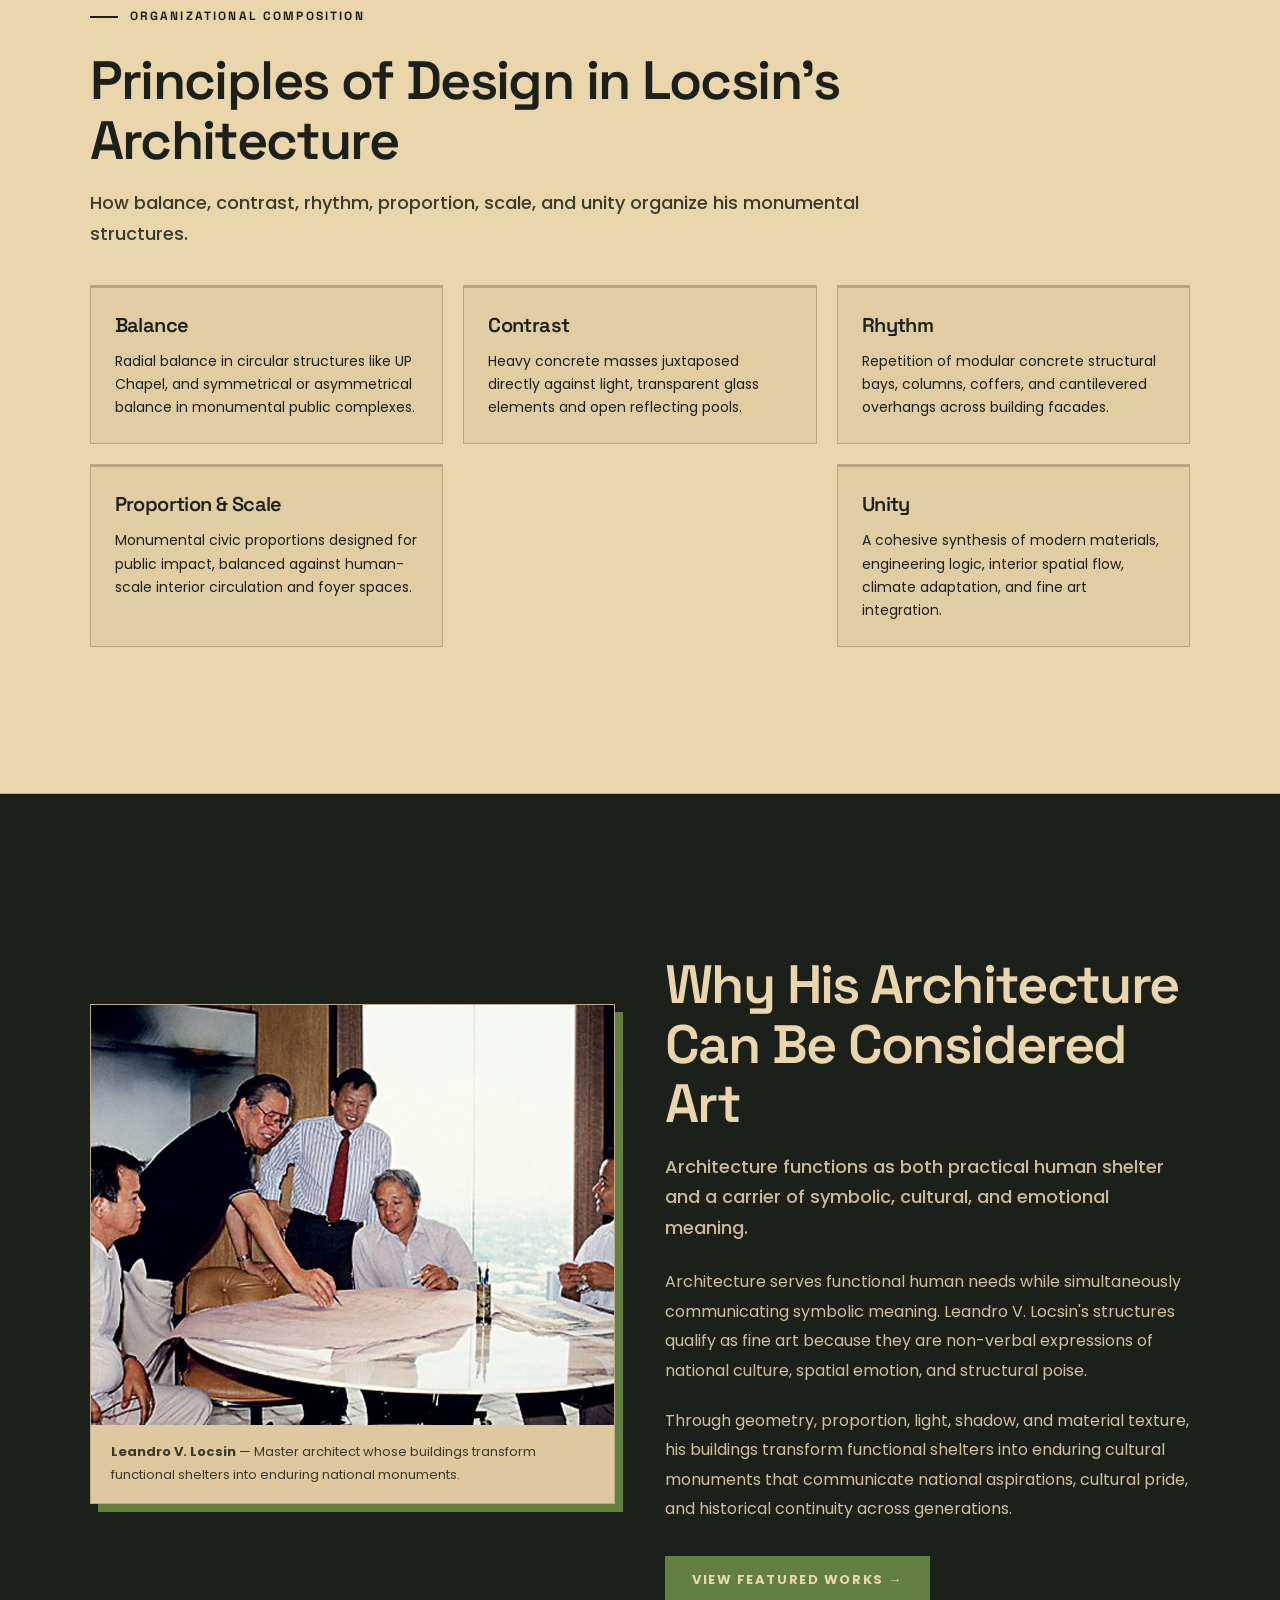
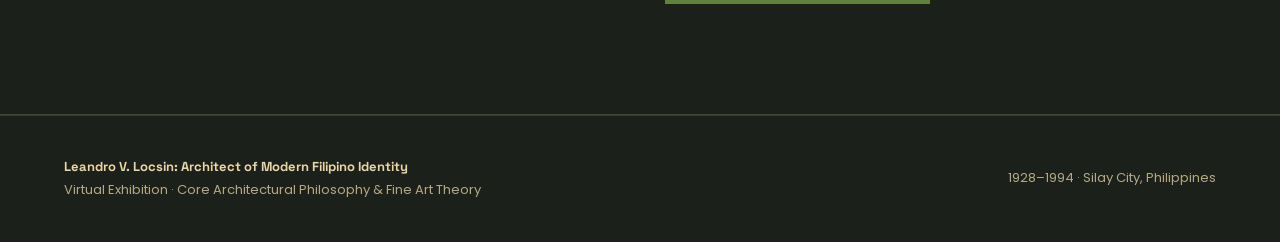
<file: philosophy.html>
<!DOCTYPE html>
<html lang="en">
<head>
  <meta charset="UTF-8">
  <meta name="viewport" content="width=device-width, initial-scale=1.0">
  <meta name="description" content="Architectural philosophy, tropical modernism, art theory, and cultural identity in the work of Leandro V. Locsin.">
  <title>Philosophy &amp; Art Theory — Leandro V. Locsin Exhibit</title>

  <!-- Font Imports: Space Grotesk + Poppins -->
  <link rel="preconnect" href="https://fonts.googleapis.com">
  <link rel="preconnect" href="https://fonts.gstatic.com" crossorigin>
  <link href="https://fonts.googleapis.com/css2?family=Poppins:ital,wght@0,300;0,400;0,500;0,600;0,700;1,400&family=Space+Grotesk:wght@500;600;700&display=swap" rel="stylesheet">

  <!-- External Stylesheet -->
  <link rel="stylesheet" href="css/style.css">
</head>
<body>

  <a class="skip-link" href="#main-content">Skip to content</a>

  <!-- ===== HEADER / NAVIGATION ===== -->
  <header class="lx-header" id="main-header">
    <a class="lx-brand" href="index.html" aria-label="Leandro Locsin exhibition home">
      <span class="lx-brand-mark" aria-hidden="true">
        <i></i><i></i><i></i>
      </span>
      <span class="lx-brand-copy">
        <strong>LEANDRO V. LOCSIN</strong>
        <small>ARCHITECT OF A NATION</small>
      </span>
    </a>

    <nav class="lx-nav" id="primary-nav" aria-label="Primary navigation">
      <a href="index.html"><span class="lx-nav-number">01</span>Exhibit</a>
      <a href="biography.html"><span class="lx-nav-number">02</span>Biography</a>
      <a href="philosophy.html" aria-current="page"><span class="lx-nav-number">03</span>Philosophy</a>
      <a href="works.html"><span class="lx-nav-number">04</span>Works</a>
      <a href="legacy.html"><span class="lx-nav-number">05</span>Legacy</a>
    </nav>
  </header>

  <main id="main-content">

    <!-- ===== HERO SECTION ===== -->
    <section class="section section--dark" id="hero" style="position: relative; min-height: 76vh; display: flex; align-items: center; background: linear-gradient(rgba(27, 33, 26, 0.92), rgba(27, 33, 26, 0.72)), url('assets/images/building photos/Cultural Center of the Philippines/interior/Tanghalang-Nicanor-Abelardo.jpg') center/cover no-repeat; padding-top: 180px; padding-bottom: 120px;">
      <div class="section-heading" style="max-width: 960px; margin-bottom: 0;">
        <p class="lx-kicker-light" style="font-size: 13px; letter-spacing: 0.22em;">Core Architectural Philosophy</p>
        <h1 style="font-size: clamp(52px, 7vw, 92px); color: var(--warm-beige); line-height: 1.02; margin-bottom: 22px;">Philosophy &amp; Art Theory</h1>
        <p class="section-intro" style="font-size: 22px; line-height: 1.75; color: rgba(235, 213, 171, 0.92); max-width: 820px;">
          How Locsin translated traditional tropical intelligence, musical rhythm, light, and monumental concrete forms into a distinct modern Filipino architectural language.
        </p>
      </div>
    </section>

    <!-- ===== ENLARGED ON-PAGE NAVIGATION BAR ===== -->
    <section class="section section--dark" id="toc-nav" style="padding-top: 36px; padding-bottom: 36px; border-top: 1px solid rgba(235,213,171,0.15); border-bottom: 1px solid rgba(235,213,171,0.15); background: var(--bg-dark);">
      <div class="info-grid" style="grid-template-columns: repeat(auto-fit, minmax(210px, 1fr)); gap: 16px; margin: 0;">
        <a class="info-card" href="#pillars" style="min-height: auto; padding: 20px 22px; text-decoration: none; border-color: rgba(235, 213, 171, 0.25);">
          <dt style="font-size: 12.5px; font-weight: 700; margin-bottom: 6px; letter-spacing: 0.1em;">01. Foundation</dt>
          <dd style="font-size: 16px; font-weight: 600; color: var(--warm-beige); line-height: 1.35;">Five Pillars of Architecture</dd>
        </a>
        <a class="info-card" href="#bahay-kubo" style="min-height: auto; padding: 20px 22px; text-decoration: none; border-color: rgba(235, 213, 171, 0.25);">
          <dt style="font-size: 12.5px; font-weight: 700; margin-bottom: 6px; letter-spacing: 0.1em;">02. Abstraction</dt>
          <dd style="font-size: 16px; font-weight: 600; color: var(--warm-beige); line-height: 1.35;">Bahay Kubo &amp; Floating Volume</dd>
        </a>
        <a class="info-card" href="#synthesis" style="min-height: auto; padding: 20px 22px; text-decoration: none; border-color: rgba(235, 213, 171, 0.25);">
          <dt style="font-size: 12.5px; font-weight: 700; margin-bottom: 6px; letter-spacing: 0.1em;">03. Fine Arts</dt>
          <dd style="font-size: 16px; font-weight: 600; color: var(--warm-beige); line-height: 1.35;">Architecture as Synthesis</dd>
        </a>
        <a class="info-card" href="#identity" style="min-height: auto; padding: 20px 22px; text-decoration: none; border-color: rgba(235, 213, 171, 0.25);">
          <dt style="font-size: 12.5px; font-weight: 700; margin-bottom: 6px; letter-spacing: 0.1em;">04. Identity</dt>
          <dd style="font-size: 16px; font-weight: 600; color: var(--warm-beige); line-height: 1.35;">Filipino Cultural Identity</dd>
        </a>
        <a class="info-card" href="#elements" style="min-height: auto; padding: 20px 22px; text-decoration: none; border-color: rgba(235, 213, 171, 0.25);">
          <dt style="font-size: 12.5px; font-weight: 700; margin-bottom: 6px; letter-spacing: 0.1em;">05. Visual Field</dt>
          <dd style="font-size: 16px; font-weight: 600; color: var(--warm-beige); line-height: 1.35;">Elements of Art</dd>
        </a>
        <a class="info-card" href="#principles" style="min-height: auto; padding: 20px 22px; text-decoration: none; border-color: rgba(235, 213, 171, 0.25);">
          <dt style="font-size: 12.5px; font-weight: 700; margin-bottom: 6px; letter-spacing: 0.1em;">06. Composition</dt>
          <dd style="font-size: 16px; font-weight: 600; color: var(--warm-beige); line-height: 1.35;">Principles of Design</dd>
        </a>
        <a class="info-card" href="#why-art" style="min-height: auto; padding: 20px 22px; text-decoration: none; border-color: rgba(235, 213, 171, 0.25);">
          <dt style="font-size: 12.5px; font-weight: 700; margin-bottom: 6px; letter-spacing: 0.1em;">07. Essay</dt>
          <dd style="font-size: 16px; font-weight: 600; color: var(--warm-beige); line-height: 1.35;">Why Architecture is Art</dd>
        </a>
      </div>
    </section>

    <!-- ===== SECTION 1: FIVE PILLARS ===== -->
    <section class="section section--dark" id="pillars" style="padding-top: 110px; padding-bottom: 110px;">
      <div class="section-heading">
        <p class="lx-kicker-light">Core Framework</p>
        <h2 style="color: var(--warm-beige);">Five Pillars of Locsin's Architecture</h2>
        <p class="section-intro">
          His design language repeatedly explores monumental weight, open space, structural expression, climate response, and the dramatic interplay of light across concrete.
        </p>
      </div>

      <div class="facts-grid" style="grid-template-columns: repeat(auto-fit, minmax(320px, 1fr)); gap: 24px;">
        <article class="fact-card" style="min-height: auto;">
          <summary>1. Floating Volume</summary>
          <p style="font-size: 14.5px; line-height: 1.7; color: rgba(235, 213, 171, 0.9);">
            One of Locsin's signature techniques. His structures frequently feature massive concrete blocks or roof assemblies suspended over recessed glass walls, dark shadows, or open plazas. This creates a striking visual tension between monumental weight and weightlessness.
          </p>
        </article>

        <article class="fact-card" style="min-height: auto;">
          <summary>2. Mass and Space</summary>
          <p style="font-size: 14.5px; line-height: 1.7; color: rgba(235, 213, 171, 0.9); margin-bottom: 8px;">
            Locsin systematically explored the dualities of architectural composition:
          </p>
          <ul style="padding-left: 18px; font-size: 13.5px; color: var(--highlight-green); line-height: 1.6;">
            <li>Solid vs. Open</li>
            <li>Heavy vs. Light</li>
            <li>Enclosed vs. Transparent</li>
            <li>Shadow vs. Sunlight</li>
          </ul>
        </article>

        <article class="fact-card" style="min-height: auto;">
          <summary>3. Structural Concrete</summary>
          <p style="font-size: 14.5px; line-height: 1.7; color: rgba(235, 213, 171, 0.9);">
            Concrete was Locsin's primary artistic medium. He used concrete not merely as structural support, but as a sculptural, expressive material capable of defining broad planes, cantilevered overhangs, and clean geometric forms.
          </p>
        </article>

        <article class="fact-card" style="min-height: auto;">
          <summary>4. Filipino Modernism</summary>
          <p style="font-size: 14.5px; line-height: 1.7; color: rgba(235, 213, 171, 0.9); margin-bottom: 8px;">
            He articulated a tropical modernist framework by adapting traditional indigenous features to large-scale modern buildings:
          </p>
          <ul style="padding-left: 18px; font-size: 13.5px; color: var(--highlight-green); line-height: 1.6;">
            <li>Open spatial flow and elevated platforms</li>
            <li>Wide overhanging roofs and extended eaves</li>
            <li>High ceiling clearances and cross-ventilation</li>
            <li>Direct orientation toward the natural landscape</li>
          </ul>
        </article>

        <article class="fact-card" style="min-height: auto; grid-column: span 1 / -1;">
          <summary>5. Chiaroscuro (Light and Shadow)</summary>
          <p style="font-size: 14.5px; line-height: 1.7; color: rgba(235, 213, 171, 0.9);">
            Locsin treated sunlight and shade as active design elements. Wide overhangs, deep recesses, and geometric openings cast heavy shadows across concrete surfaces, generating dynamic visual contrast throughout the day.
          </p>
        </article>
      </div>
    </section>

    <!-- ===== SECTION 2: BAHAY KUBO AND FLOATING VOLUME ===== -->
    <section class="section section--beige" id="bahay-kubo" style="padding-top: 110px; padding-bottom: 110px;">
      <div class="section-heading">
        <p class="lx-kicker-dark">Architectural Evolution</p>
        <h2>Tropical Modernism: <em style="color: var(--accent-green);">The Bahay Kubo and Floating Volume</em> </h2>
        <p class="section-intro">
          Abstracting traditional tropical climate intelligence into monumental reinforced concrete.
        </p>
      </div>

      <div class="prose" style="max-width: 900px; margin-bottom: 40px;">
        <p>
          Locsin's defining concept was a large, heavy-looking mass resting lightly above a recessed base. This architectural motif directly echoes the traditional <em>bahay kubo</em>, which is elevated on stilts or wooden posts beneath a massive, sheltering thatched roof.
        </p>
        <p>
          Instead of copying historical structures literally, Locsin abstracted their functional principles into modern materials. In his buildings, the overhanging upper volume provides essential climate protection and shade, the recessed glass perimeter invites natural cross-ventilation and fluid spatial flow, and the resulting structure achieves a soaring, floating presence against the landscape.
        </p>
      </div>

      <!-- SIDE-BY-SIDE COMPARISON -->
      <div class="split-grid" style="align-items: stretch; margin-bottom: 48px;">
        <figure class="photo-block" style="display: flex; flex-direction: column;">
          <img src="assets/images/building photos/Others Buildings/PALAWAN-WIDE.jpeg" alt="Traditional Bahay Kubo raised on posts under a large roof" style="aspect-ratio: 3 / 2; width: 100%; object-fit: cover;">
          <figcaption style="flex-grow: 1;">
            <strong>Traditional Bahay Kubo</strong> — Raised on stilts with a high, sloping roof for ventilation, shading, and flood protection.
          </figcaption>
        </figure>

        <figure class="photo-block" style="display: flex; flex-direction: column;">
          <img src="assets/images/building photos/Cultural Center of the Philippines/Cultural Centre of The Philippines [Sentrong Pangkultura ng Pilipinas], Manila.jpg" alt="Cultural Center of the Philippines Main Building showing floating mass" style="aspect-ratio: 3 / 2; width: 100%; object-fit: cover;">
          <figcaption style="flex-grow: 1;">
            <strong>Cultural Center of the Philippines (1969)</strong> — An 8-story travertine block cantilevered 12 meters outward over a recessed glass podium, translating the bahay kubo elevation into a modern floating volume.
          </figcaption>
        </figure>
      </div>

      <!-- MATERIALS SUBSECTION -->
      <div class="fact-card" style="background: #e2cca1; border-color: var(--line); padding: 32px;">
        <summary style="color: var(--bg-dark); font-size: 22px;">Materiality: Structural Concrete and Travertine Stone</summary>
        <p style="font-size: 15px; line-height: 1.8; color: var(--ink); margin-top: 12px;">
          Locsin favored exposed aggregate concrete paired with travertine stone—a pale limestone characterized by natural pitted textures. Concrete offered unlimited sculptural freedom for broad planes and massive cantilevers, while travertine gave civic surfaces a warm, timeless dignity. This material duo became his signature visual trademark across national projects like the CCP, PICC, and Manila Hotel expansion.
        </p>
      </div>
    </section>

    <!-- ===== SECTION 3: ARCHITECTURE AS SYNTHESIS ===== -->
    <section class="section section--dark" id="synthesis" style="padding-top: 110px; padding-bottom: 110px;">
      <div class="split-grid" style="align-items: center;">
        <div class="split-text-col">
          <div class="section-heading">
            <p class="lx-kicker-light">Locsin &amp; Other Forms of Art</p>
            <h2 style="color: var(--warm-beige);">Architecture as Synthesis</h2>
            <p class="section-intro">
              Locsin viewed architecture as a complete synthesis of fine arts rather than a isolated building trade.
            </p>
          </div>

          <div class="prose">
            <p>
              Having enrolled at the University of Santo Tomas Conservatory of Music in 1947 as an accomplished pianist before pursuing architecture, Locsin approached spatial design with an acute musical sensibility. His musical training directly informed his understanding of architectural rhythm, spatial cadence, structural pauses, and visual harmony.
            </p>
            <p>
              His design process integrated sculpture, painting, and landscape design directly into his structural blueprints. The Chapel of the Holy Sacrifice (1955) stands as the supreme example of this total synthesis—uniting architecture with sculpture through Napoleon Abueva's carved double-sided crucifix, and with fine painting through Vicente Manansala and Ang Kiukok's Stations of the Cross murals alongside Arturo Luz's geometric terrazzo floor layout.
            </p>
          </div>
        </div>

        <div class="split-image-col">
          <figure class="photo-block" style="background: var(--bg-dark); border-color: rgba(235,213,171,0.3);">
            <img src="assets/images/building photos/Chapel of the Holy Sacrifice/interior/interior1.jpg" alt="Chapel of the Holy Sacrifice interior showing integrated artwork" style="aspect-ratio: 3 / 2; width: 100%; object-fit: cover;">
            <figcaption style="background: #252d24; color: var(--warm-beige);">
              <strong>Chapel of the Holy Sacrifice Interior</strong> — Synthesizing architecture, sculpture (Abueva), and painting (Manansala, Ang Kiukok, Luz) within a single thin-shell dome enclosure.
            </figcaption>
          </figure>
        </div>
      </div>
    </section>

    <!-- ===== SECTION 4: FILIPINO CULTURAL IDENTITY ===== -->
    <section class="section section--beige" id="identity" style="padding-top: 110px; padding-bottom: 110px;">
      <div class="section-heading">
        <p class="lx-kicker-dark">Cultural Identity</p>
        <h2>Traditional Principles, Modern Expression</h2>
        <p class="section-intro">
          The goal was never literal historical reproduction—it was modern translation.
        </p>
      </div>

      <div class="split-grid" style="align-items: start;">
        <div class="split-text-col">
          <h3 style="font-family: var(--font-title); font-size: 22px; margin-bottom: 16px; color: var(--ink);">Traditional Climate Intelligence</h3>
          <ul style="padding-left: 20px; font-size: 15px; line-height: 1.8; color: var(--ink);">
            <li style="margin-bottom: 10px;"><strong>Elevated floors and open spatial layouts</strong> for tropical flood resilience and cooling airflow.</li>
            <li style="margin-bottom: 10px;"><strong>Wide overhanging eaves and steep roofs</strong> to shed monsoon rains and shade perimeter walls.</li>
            <li style="margin-bottom: 10px;"><strong>Permeable walls and louvered screens</strong> for continuous cross-ventilation.</li>
            <li><strong>Shaded outdoor-indoor transition zones</strong> connecting interior spaces to surrounding greenery.</li>
          </ul>
        </div>

        <div class="split-text-col">
          <h3 style="font-family: var(--font-title); font-size: 22px; margin-bottom: 16px; color: var(--ink);">Locsin's Modern Translation</h3>
          <div class="prose">
            <p>
              Locsin translated these climate-responsive spatial principles into modern reinforced concrete, steel, and glass.
            </p>
            <p>
              Instead of recreating historical <em>bahay kubo</em> or <em>bahay na bato</em> structures literally, he abstracted their functional qualities into large modern civic buildings. By converting open plans, sweeping overhangs, and shaded spaces into cantilevered concrete forms, he established the foundation of authentic modern Filipino architecture.
            </p>
          </div>
        </div>
      </div>
    </section>

    <!-- ===== SECTION 5: ELEMENTS OF ART ===== -->
    <section class="section section--dark" id="elements" style="padding-top: 110px; padding-bottom: 110px;">
      <div class="section-heading">
        <p class="lx-kicker-light">Visual Field</p>
        <h2 style="color: var(--warm-beige);">Elements of Art in Locsin's Architecture</h2>
        <p class="section-intro">
          His buildings operate as an organized visual field of line, shape, form, space, texture, and value.
        </p>
      </div>

      <div class="facts-grid" style="grid-template-columns: repeat(3, 1fr); gap: 20px;">
        <div class="fact-card" style="min-height: auto;">
          <summary>Line</summary>
          <p style="font-size: 14px; line-height: 1.65; color: rgba(235, 213, 171, 0.88);">Dominant horizontal cantilever bands, vertical support piers, and sweeping curved parabolic arches.</p>
        </div>

        <div class="fact-card" style="min-height: auto;">
          <summary>Shape</summary>
          <p style="font-size: 14px; line-height: 1.65; color: rgba(235, 213, 171, 0.88);">Clean geometric rectangles, circular footprints, and sloping roof planes.</p>
        </div>

        <div class="fact-card" style="min-height: auto;">
          <summary>Form</summary>
          <p style="font-size: 14px; line-height: 1.65; color: rgba(235, 213, 171, 0.88);">Massive three-dimensional concrete volumes and sculptural structural masses.</p>
        </div>

        <div class="fact-card" style="min-height: auto;">
          <summary>Space</summary>
          <p style="font-size: 14px; line-height: 1.65; color: rgba(235, 213, 171, 0.88);">Fluid interior-exterior spatial flow, expansive open plazas, and column-free vaulted interiors.</p>
        </div>

        <div class="fact-card" style="min-height: auto;">
          <summary>Texture</summary>
          <p style="font-size: 14px; line-height: 1.65; color: rgba(235, 213, 171, 0.88);">Exposed aggregate concrete, board-formed wood-grain impressions, travertine stone, and smooth glass curtain walls.</p>
        </div>

        <div class="fact-card" style="min-height: auto;">
          <summary>Value (Light &amp; Shadow)</summary>
          <p style="font-size: 14px; line-height: 1.65; color: rgba(235, 213, 171, 0.88);">Dynamic light-and-shadow contrast (chiaroscuro) produced by deep overhangs and sun-shaded recesses throughout the day.</p>
        </div>
      </div>
    </section>

    <!-- ===== SECTION 6: PRINCIPLES OF DESIGN ===== -->
    <section class="section section--beige" id="principles" style="padding-top: 110px; padding-bottom: 110px;">
      <div class="section-heading">
        <p class="lx-kicker-dark">Organizational Composition</p>
        <h2>Principles of Design in Locsin's Architecture</h2>
        <p class="section-intro">
          How balance, contrast, rhythm, proportion, scale, and unity organize his monumental structures.
        </p>
      </div>

      <div class="facts-grid" style="grid-template-columns: repeat(auto-fit, minmax(280px, 1fr)); gap: 20px;">
        <div class="fact-card" style="background: #e2cca1; border-color: var(--line); min-height: auto;">
          <summary style="color: var(--bg-dark);">Balance</summary>
          <p style="font-size: 14px; line-height: 1.65; color: var(--ink);">Radial balance in circular structures like UP Chapel, and symmetrical or asymmetrical balance in monumental public complexes.</p>
        </div>

        <div class="fact-card" style="background: #e2cca1; border-color: var(--line); min-height: auto;">
          <summary style="color: var(--bg-dark);">Contrast</summary>
          <p style="font-size: 14px; line-height: 1.65; color: var(--ink);">Heavy concrete masses juxtaposed directly against light, transparent glass elements and open reflecting pools.</p>
        </div>

        <div class="fact-card" style="background: #e2cca1; border-color: var(--line); min-height: auto;">
          <summary style="color: var(--bg-dark);">Rhythm</summary>
          <p style="font-size: 14px; line-height: 1.65; color: var(--ink);">Repetition of modular concrete structural bays, columns, coffers, and cantilevered overhangs across building facades.</p>
        </div>

        <div class="fact-card" style="background: #e2cca1; border-color: var(--line); min-height: auto;">
          <summary style="color: var(--bg-dark);">Proportion &amp; Scale</summary>
          <p style="font-size: 14px; line-height: 1.65; color: var(--ink);">Monumental civic proportions designed for public impact, balanced against human-scale interior circulation and foyer spaces.</p>
        </div>

        <div class="fact-card" style="background: #e2cca1; border-color: var(--line); min-height: auto; grid-column: span 1 / -1;">
          <summary style="color: var(--bg-dark);">Unity</summary>
          <p style="font-size: 14px; line-height: 1.65; color: var(--ink);">A cohesive synthesis of modern materials, engineering logic, interior spatial flow, climate adaptation, and fine art integration.</p>
        </div>
      </div>
    </section>

    <!-- ===== SECTION 7: WHY ARCHITECTURE CAN BE CONSIDERED ART ===== -->
    <section class="section section--dark" id="why-art" style="padding-top: 110px; padding-bottom: 110px;">
      <div class="split-grid" style="align-items: center;">
        
        <!-- LEFT: PHOTO OF LEANDRO V. LOCSIN -->
        <div class="split-image-col">
          <figure class="photo-block">
            <img src="assets/images/photos of leandro/working and drawing/Locsin1.jpg" alt="Leandro V. Locsin at work in his architectural studio" style="aspect-ratio: 4 / 3; width: 100%; object-fit: cover;">
            <figcaption>
              <strong>Leandro V. Locsin</strong> — Master architect whose buildings transform functional shelters into enduring national monuments.
            </figcaption>
          </figure>
        </div>

        <!-- RIGHT: ESSAY TEXT & CTA BUTTON -->
        <div class="split-text-col">
          <div class="section-heading" style="margin-bottom: 24px;">
            <p class="lx-kicker-dark">Analytical Essay</p>
            <h2>Why His Architecture Can Be Considered Art</h2>
            <p class="section-intro">
              Architecture functions as both practical human shelter and a carrier of symbolic, cultural, and emotional meaning.
            </p>
          </div>

          <div class="prose" style="font-size: 16px; line-height: 1.85;">
            <p style="margin-bottom: 20px;">
              Architecture serves functional human needs while simultaneously communicating symbolic meaning. Leandro V. Locsin's structures qualify as fine art because they are non-verbal expressions of national culture, spatial emotion, and structural poise.
            </p>
            <p style="margin-bottom: 32px;">
              Through geometry, proportion, light, shadow, and material texture, his buildings transform functional shelters into enduring cultural monuments that communicate national aspirations, cultural pride, and historical continuity across generations.
            </p>
          </div>

          <div>
            <a class="btn btn--primary" href="works.html">View Featured Works &rarr;</a>
          </div>
        </div>

      </div>
    </section>

  </main>

  <!-- ===== FOOTER ===== -->
  <footer class="site-footer">
    <div class="footer-wrap">
      <div class="footer-copy">
        <strong>Leandro V. Locsin: Architect of Modern Filipino Identity</strong><br>
        Virtual Exhibition · Core Architectural Philosophy &amp; Fine Art Theory
      </div>
      <div class="footer-copy">
        1928–1994 · Silay City, Philippines
      </div>
    </div>
  </footer>

  <!-- ===== JS FOR DIRECTIONAL SCROLL HIDE/SHOW & BEIGE BACKGROUND TRANSITION ===== -->
  <script>
    const header = document.getElementById('main-header');
    let lastScrollY = window.scrollY;

    window.addEventListener('scroll', () => {
      const currentScrollY = window.scrollY;

      if (currentScrollY > lastScrollY && currentScrollY > 80) {
        header.classList.add('nav-hidden');
      } else {
        header.classList.remove('nav-hidden');
      }

      if (currentScrollY > 40) {
        header.classList.add('scrolled');
      } else {
        header.classList.remove('scrolled');
      }

      lastScrollY = currentScrollY;
    });
  </script>

</body>
</html>
</file>
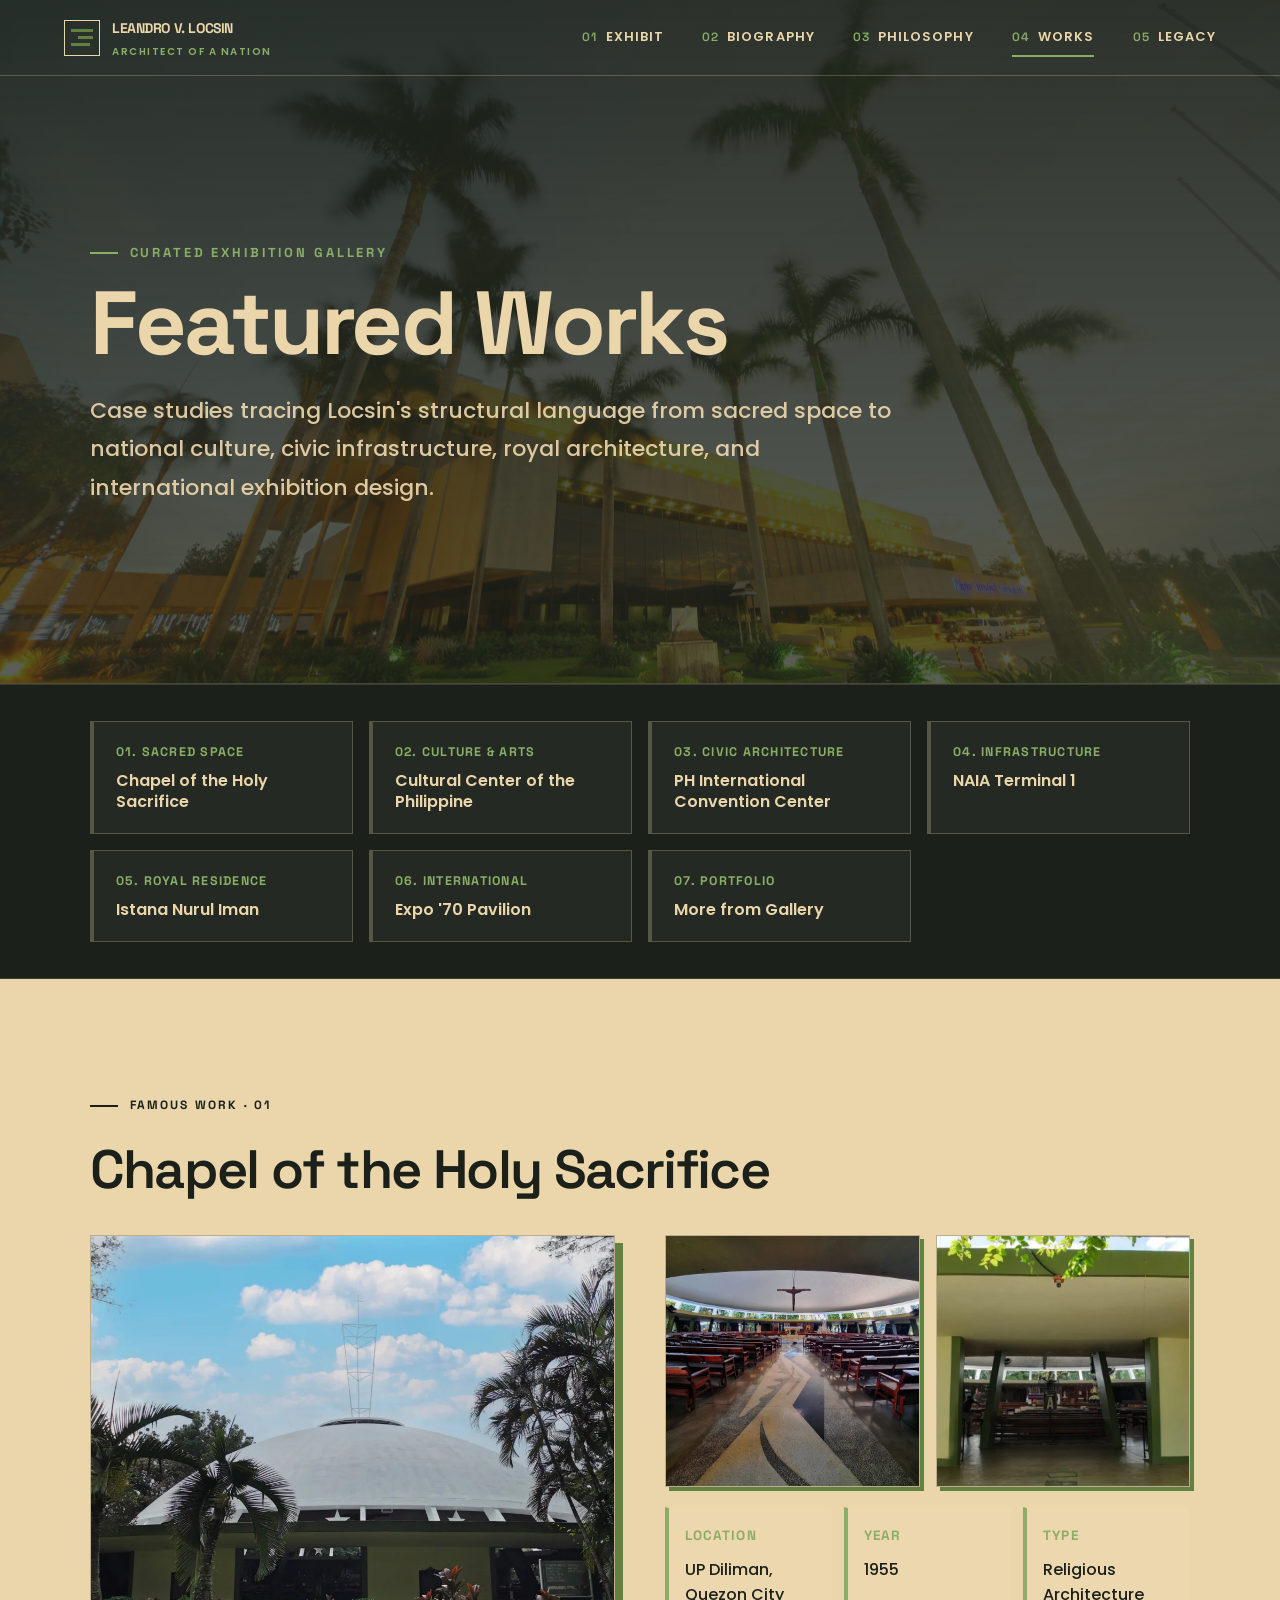
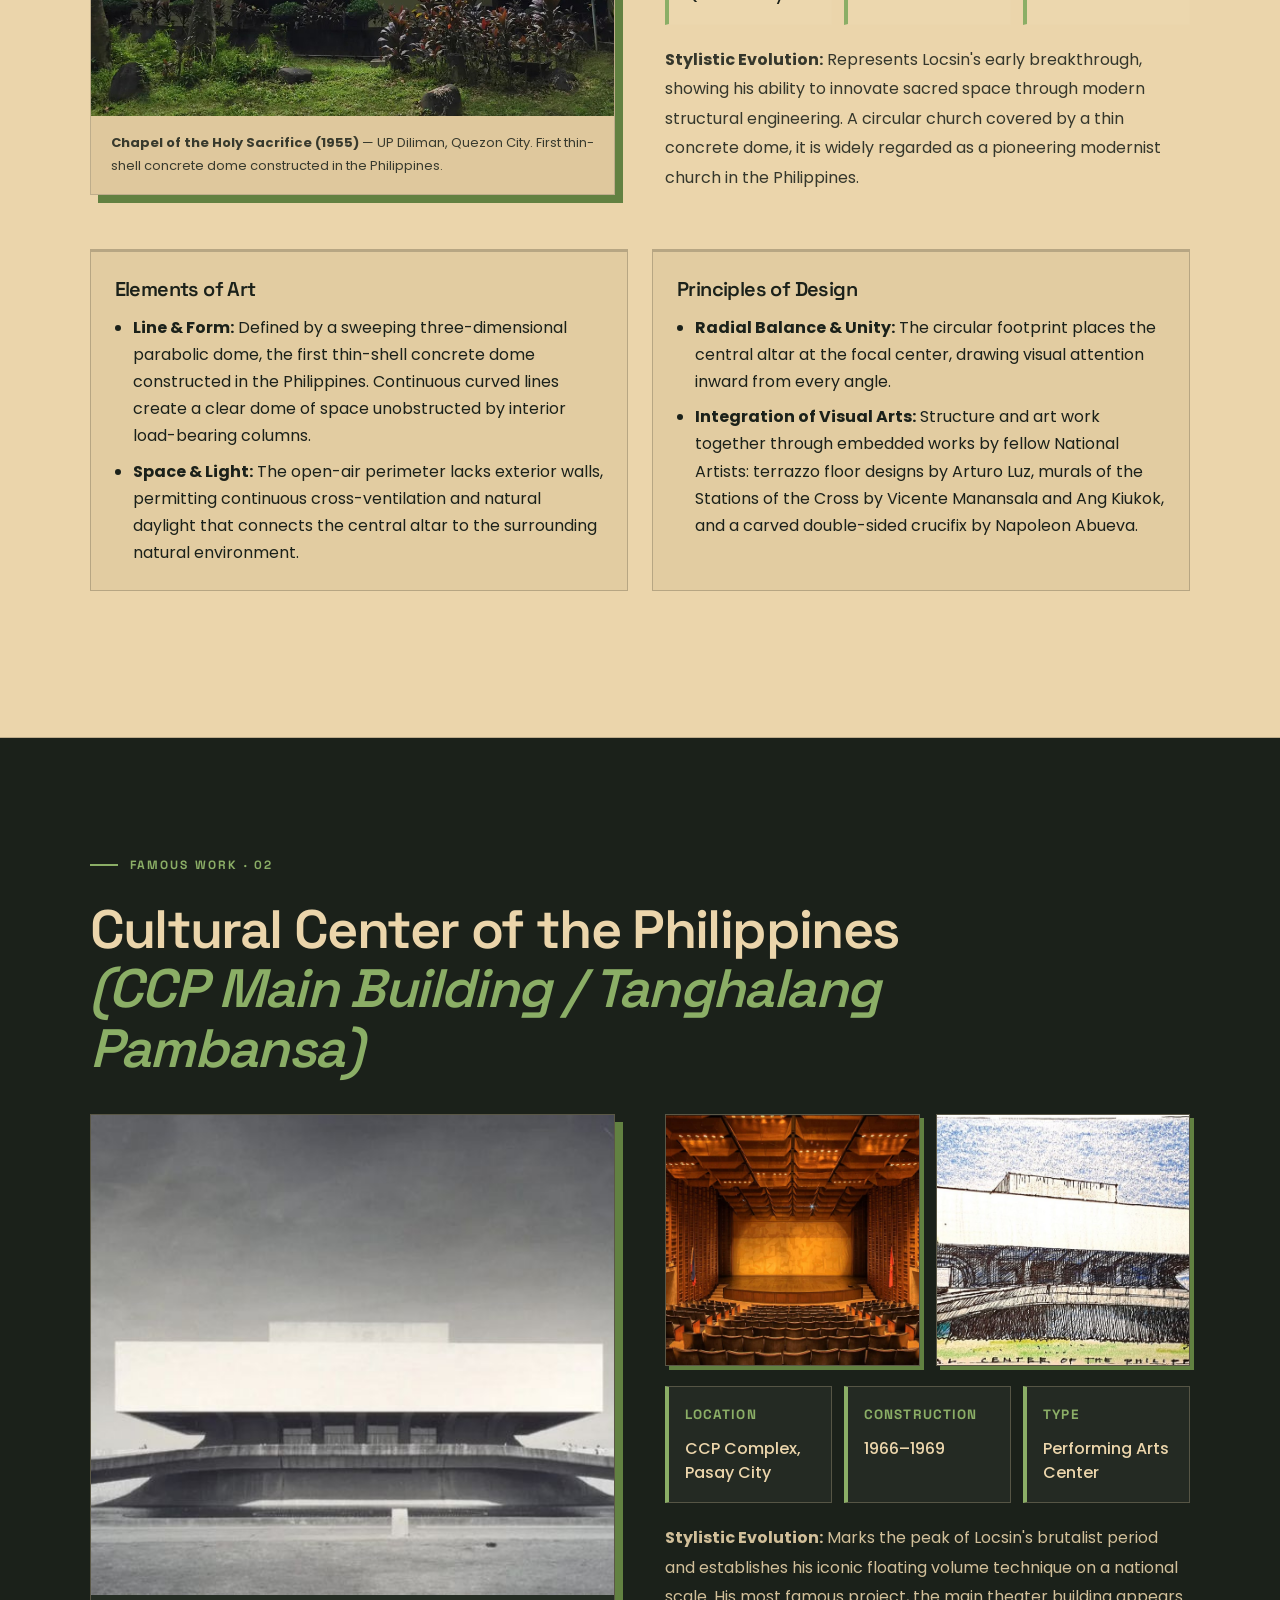
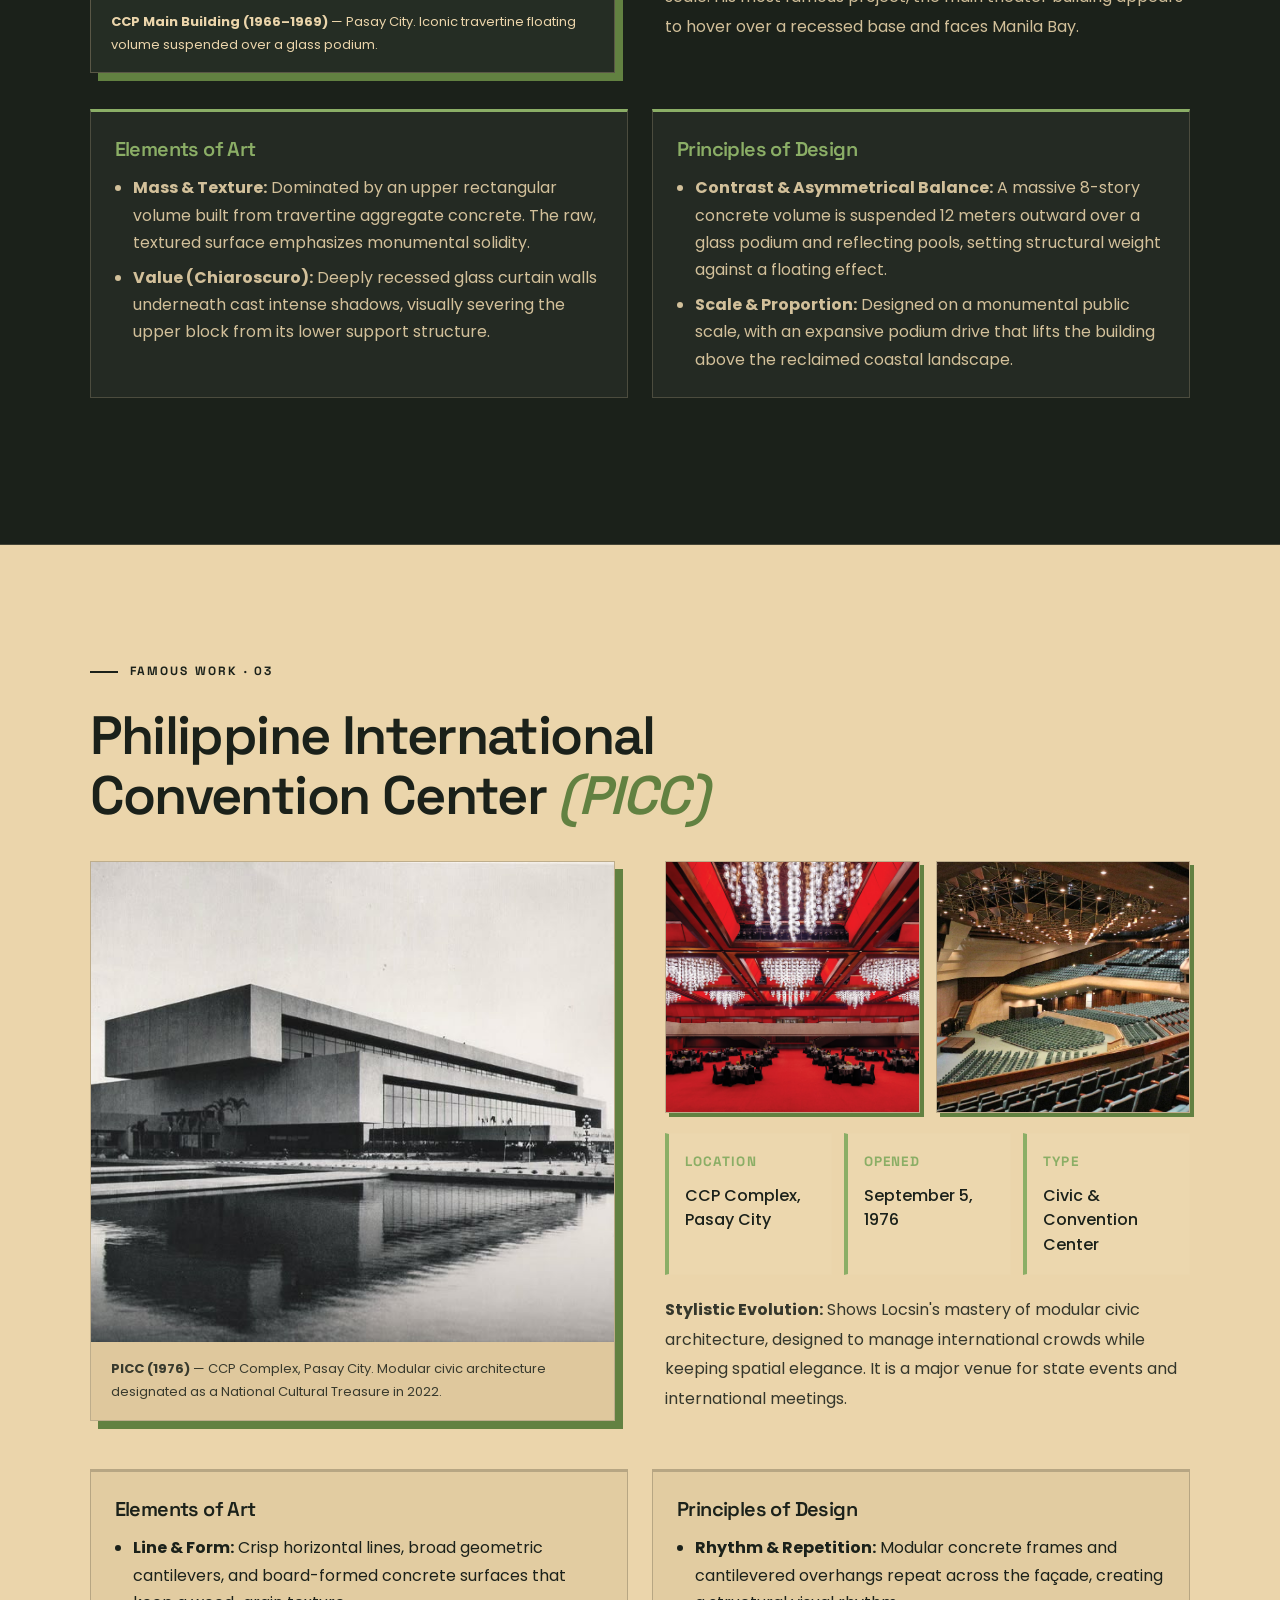
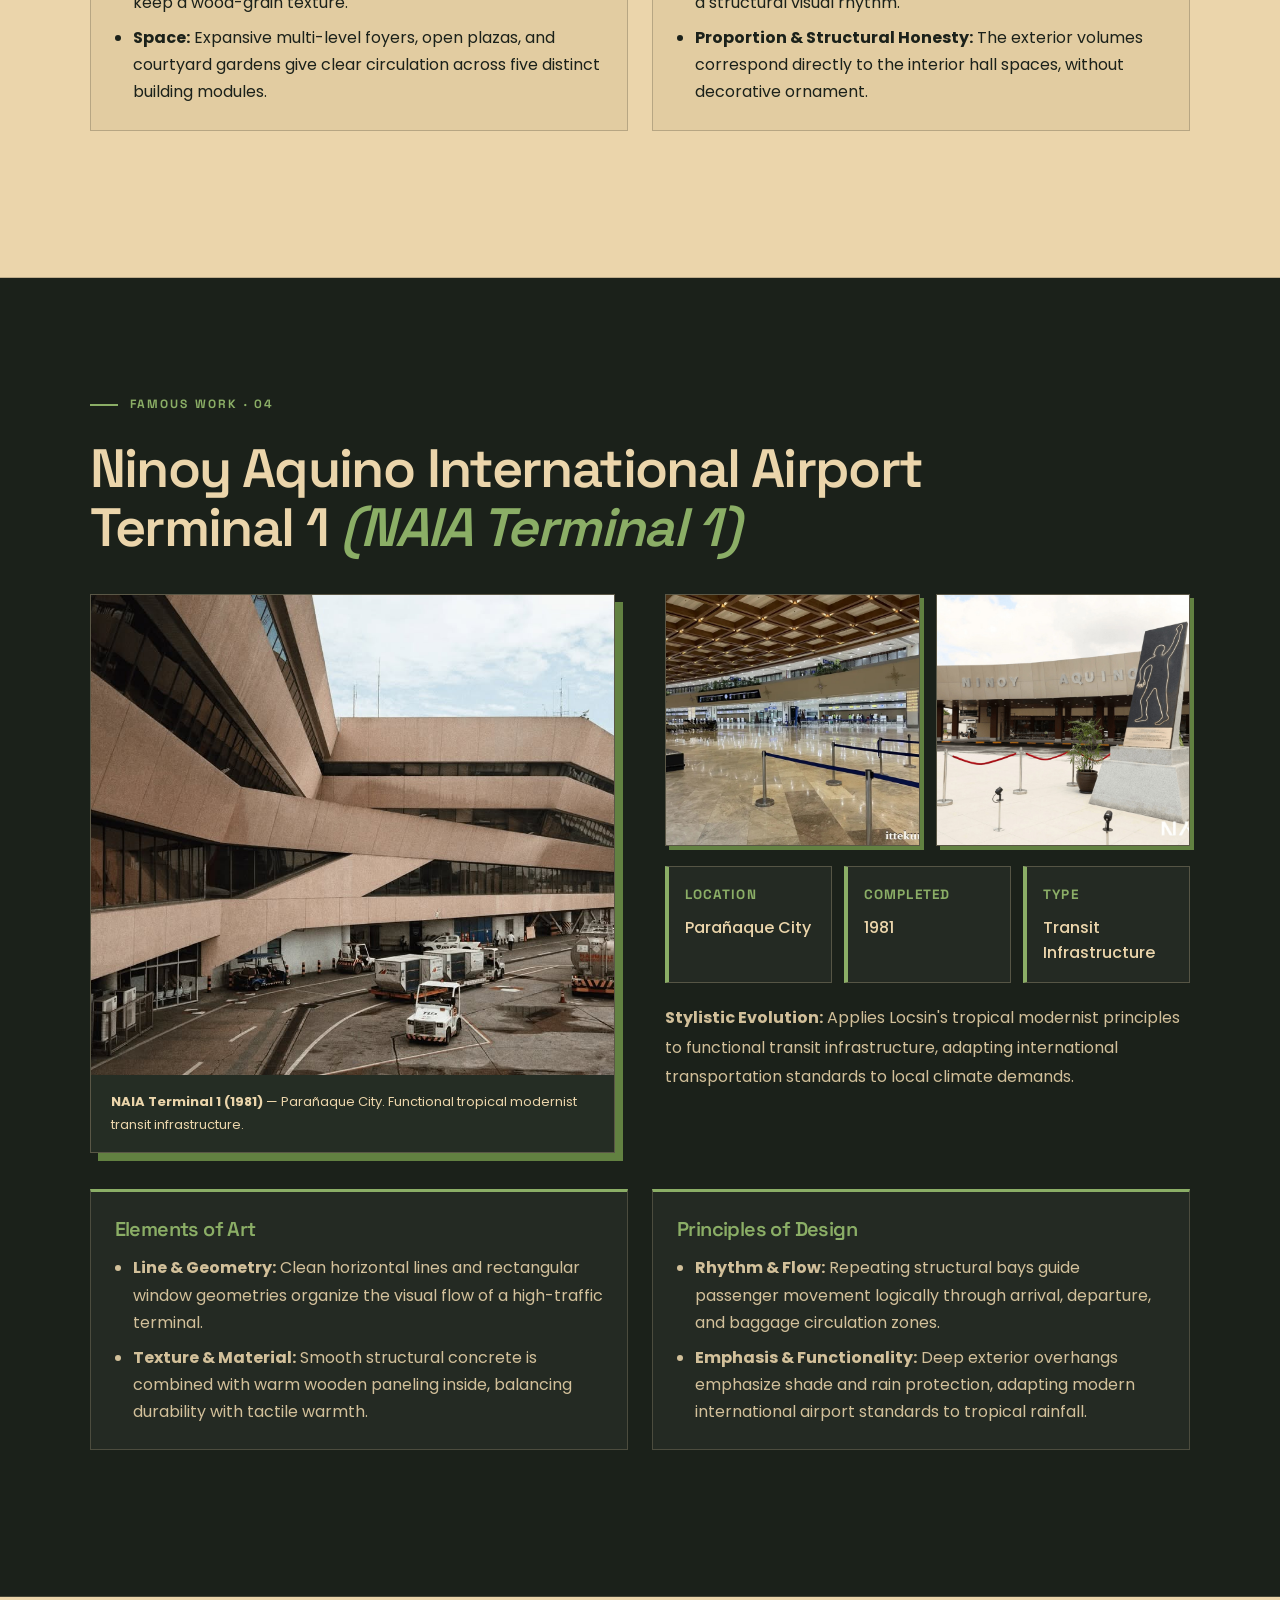
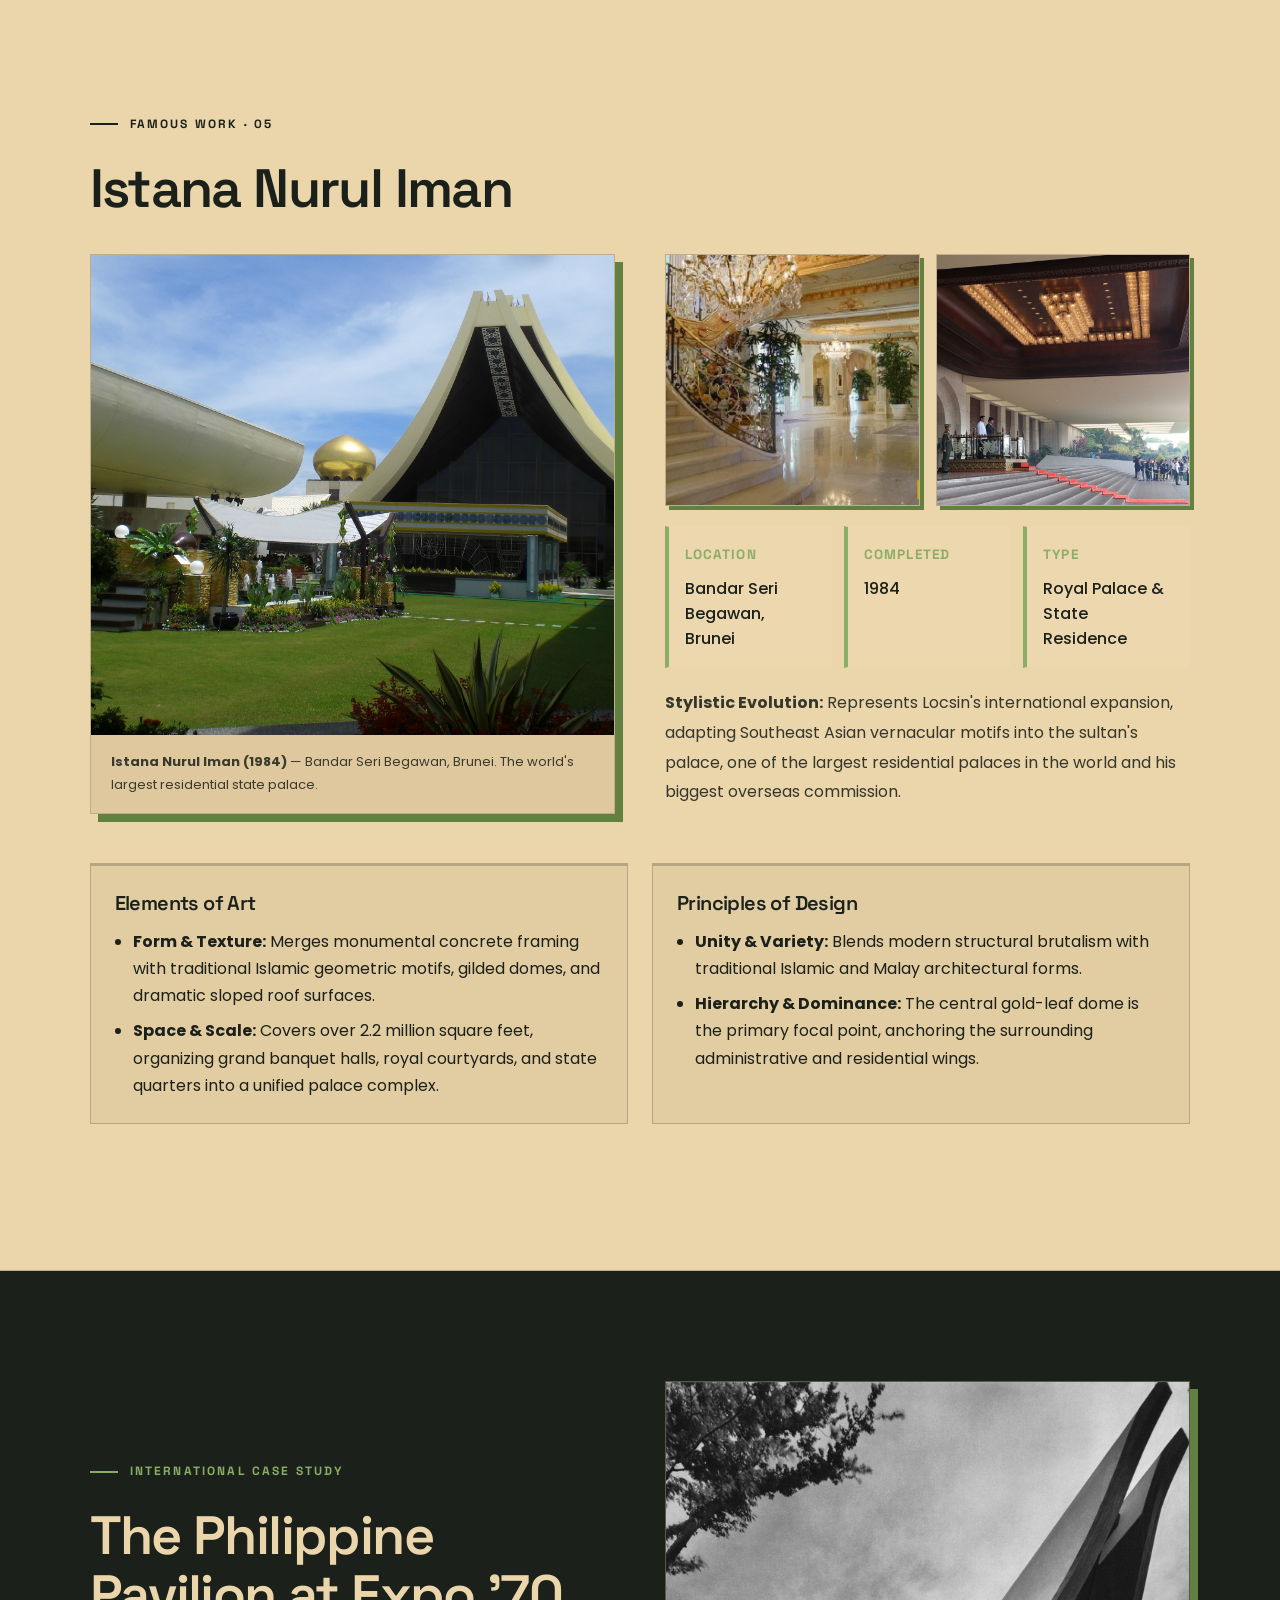
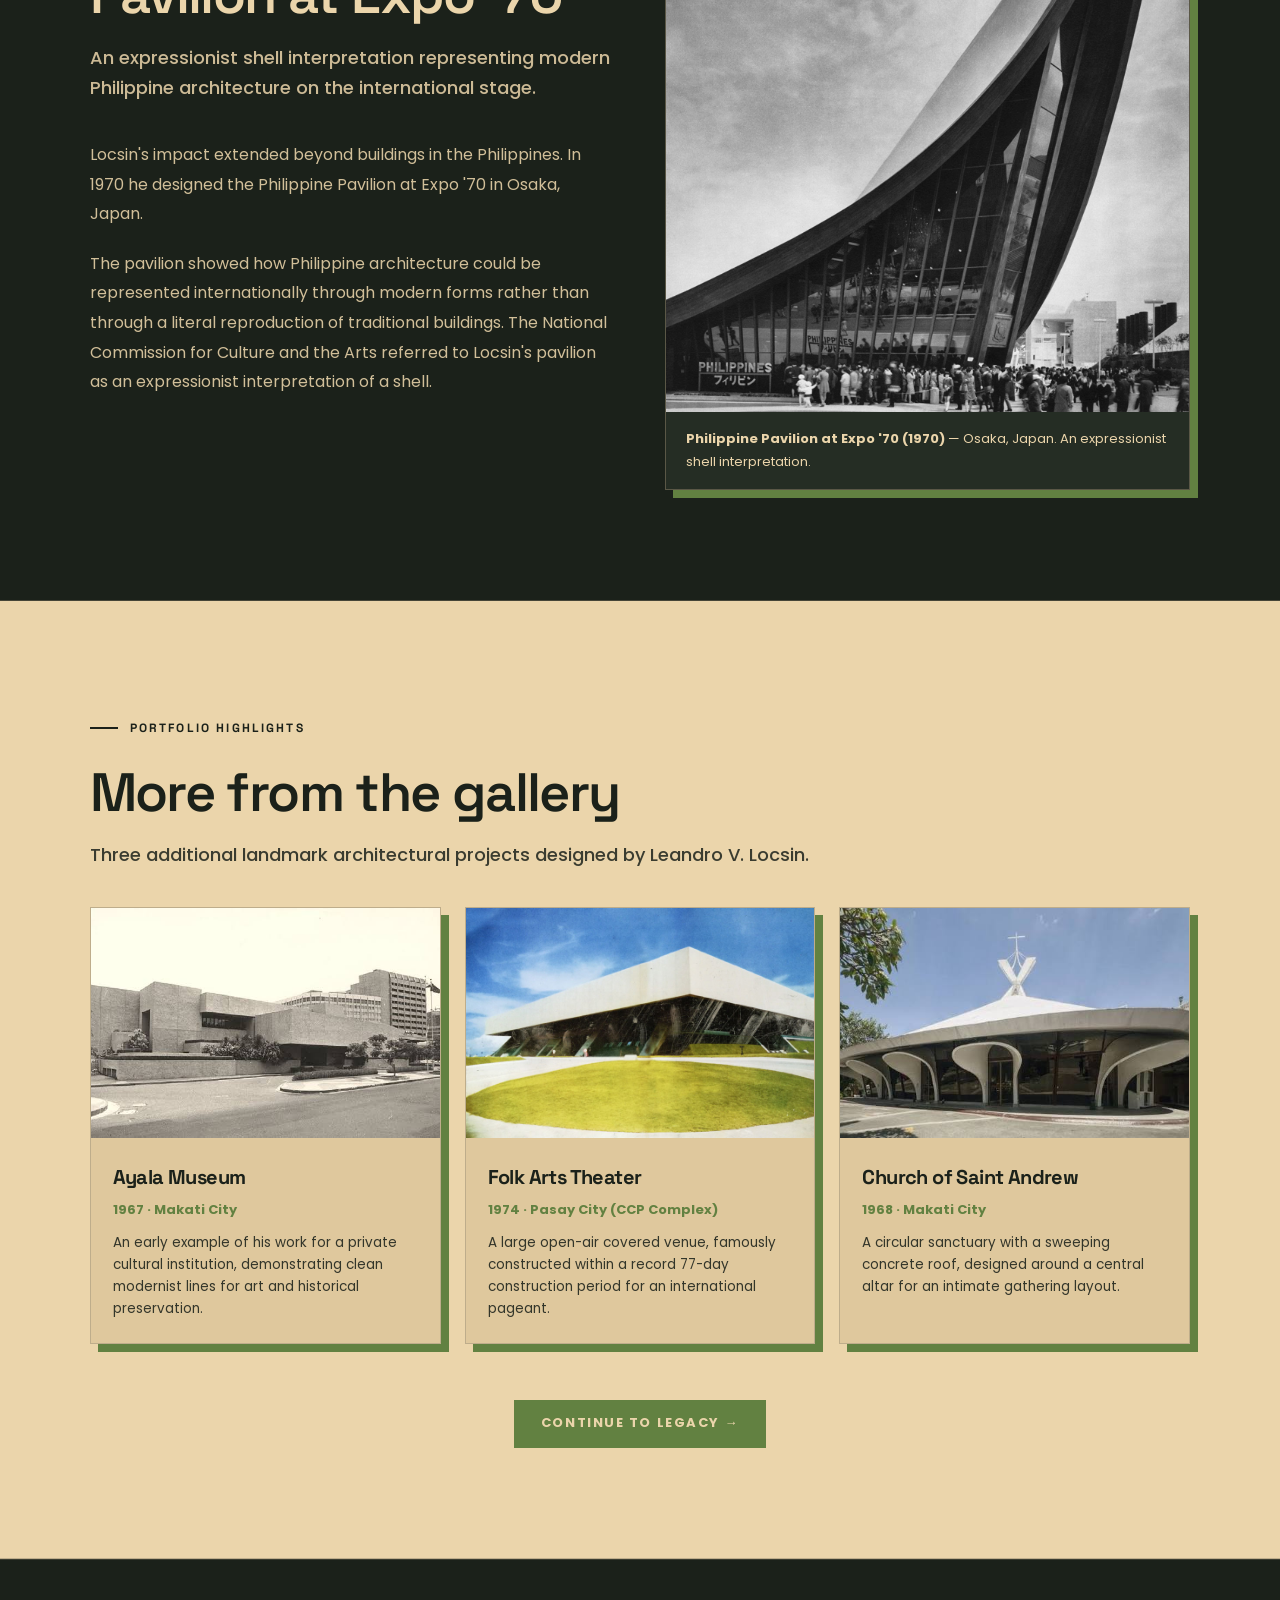
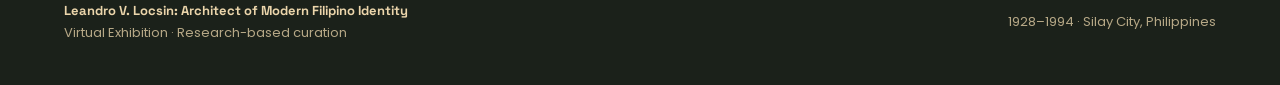
<file: works.html>
<!DOCTYPE html>
<html lang="en">
<head>
  <meta charset="UTF-8">
  <meta name="viewport" content="width=device-width, initial-scale=1.0">
  <meta name="description" content="Curated exhibition gallery of major Leandro V. Locsin works and the Philippine Pavilion at Expo '70.">
  <title>Works — Leandro V. Locsin Exhibit</title>

  <!-- Font Imports: Space Grotesk + Poppins -->
  <link rel="preconnect" href="https://fonts.googleapis.com">
  <link rel="preconnect" href="https://fonts.gstatic.com" crossorigin>
  <link href="https://fonts.googleapis.com/css2?family=Poppins:ital,wght@0,300;0,400;0,500;0,600;0,700;1,400&family=Space+Grotesk:wght@500;600;700&display=swap" rel="stylesheet">

  <!-- External Stylesheet -->
  <link rel="stylesheet" href="css/style.css">
</head>
<body>

  <a class="skip-link" href="#main-content">Skip to content</a>

  <!-- ===== HEADER / NAVIGATION ===== -->
  <header class="lx-header" id="main-header">
    <a class="lx-brand" href="index.html" aria-label="Leandro Locsin exhibition home">
      <span class="lx-brand-mark" aria-hidden="true">
        <i></i><i></i><i></i>
      </span>
      <span class="lx-brand-copy">
        <strong>LEANDRO V. LOCSIN</strong>
        <small>ARCHITECT OF A NATION</small>
      </span>
    </a>

    <nav class="lx-nav" id="primary-nav" aria-label="Primary navigation">
      <a href="index.html"><span class="lx-nav-number">01</span>Exhibit</a>
      <a href="biography.html"><span class="lx-nav-number">02</span>Biography</a>
      <a href="philosophy.html"><span class="lx-nav-number">03</span>Philosophy</a>
      <a href="works.html" aria-current="page"><span class="lx-nav-number">04</span>Works</a>
      <a href="legacy.html"><span class="lx-nav-number">05</span>Legacy</a>
    </nav>
  </header>

  <main id="main-content">

    <!-- ===== HERO SECTION ===== -->
    <section class="section section--dark" id="hero" style="position: relative; min-height: 76vh; display: flex; align-items: center; background: linear-gradient(rgba(27, 33, 26, 0.92), rgba(27, 33, 26, 0.72)), url('assets/images/building photos/Philippine International Convention Center/Environmental-Responsibility-in-Venue-Management-and-Operations-scaled.jpg') center/cover no-repeat; padding-top: 180px; padding-bottom: 120px;">
      <div class="section-heading" style="max-width: 960px; margin-bottom: 0;">
        <p class="lx-kicker-light" style="font-size: 13px; letter-spacing: 0.22em;">Curated Exhibition Gallery</p>
        <h1 style="font-size: clamp(52px, 7vw, 92px); color: var(--warm-beige); line-height: 1.02; margin-bottom: 22px;">Featured Works</h1>
        <p class="section-intro" style="font-size: 22px; line-height: 1.75; color: rgba(235, 213, 171, 0.92); max-width: 820px;">
          Case studies tracing Locsin's structural language from sacred space to national culture, civic infrastructure, royal architecture, and international exhibition design.
        </p>
      </div>
    </section>

    <!-- ===== ENLARGED ON-PAGE NAVIGATION BAR ===== -->
    <section class="section section--dark" id="toc-nav" style="padding-top: 36px; padding-bottom: 36px; border-top: 1px solid rgba(235,213,171,0.15); border-bottom: 1px solid rgba(235,213,171,0.15); background: var(--bg-dark);">
      <div class="info-grid" style="grid-template-columns: repeat(auto-fit, minmax(210px, 1fr)); gap: 16px; margin: 0;">
        <a class="info-card" href="#holy-sacrifice" style="min-height: auto; padding: 20px 22px; text-decoration: none; border-color: rgba(235, 213, 171, 0.25);">
          <dt style="font-size: 12.5px; font-weight: 700; margin-bottom: 6px; letter-spacing: 0.1em;">01. Sacred Space</dt>
          <dd style="font-size: 16px; font-weight: 600; color: var(--warm-beige); line-height: 1.35;">Chapel of the Holy Sacrifice</dd>
        </a>
        <a class="info-card" href="#ccp" style="min-height: auto; padding: 20px 22px; text-decoration: none; border-color: rgba(235, 213, 171, 0.25);">
          <dt style="font-size: 12.5px; font-weight: 700; margin-bottom: 6px; letter-spacing: 0.1em;">02. Culture &amp; Arts</dt>
          <dd style="font-size: 16px; font-weight: 600; color: var(--warm-beige); line-height: 1.35;">Cultural Center of the Philippine</dd>
        </a>
        <a class="info-card" href="#picc" style="min-height: auto; padding: 20px 22px; text-decoration: none; border-color: rgba(235, 213, 171, 0.25);">
          <dt style="font-size: 12.5px; font-weight: 700; margin-bottom: 6px; letter-spacing: 0.1em;">03. Civic Architecture</dt>
          <dd style="font-size: 16px; font-weight: 600; color: var(--warm-beige); line-height: 1.35;">PH International Convention Center</dd>
        </a>
        <a class="info-card" href="#naia" style="min-height: auto; padding: 20px 22px; text-decoration: none; border-color: rgba(235, 213, 171, 0.25);">
          <dt style="font-size: 12.5px; font-weight: 700; margin-bottom: 6px; letter-spacing: 0.1em;">04. Infrastructure</dt>
          <dd style="font-size: 16px; font-weight: 600; color: var(--warm-beige); line-height: 1.35;">NAIA Terminal 1</dd>
        </a>
        <a class="info-card" href="#istana" style="min-height: auto; padding: 20px 22px; text-decoration: none; border-color: rgba(235, 213, 171, 0.25);">
          <dt style="font-size: 12.5px; font-weight: 700; margin-bottom: 6px; letter-spacing: 0.1em;">05. Royal Residence</dt>
          <dd style="font-size: 16px; font-weight: 600; color: var(--warm-beige); line-height: 1.35;">Istana Nurul Iman</dd>
        </a>
        <a class="info-card" href="#expo70" style="min-height: auto; padding: 20px 22px; text-decoration: none; border-color: rgba(235, 213, 171, 0.25);">
          <dt style="font-size: 12.5px; font-weight: 700; margin-bottom: 6px; letter-spacing: 0.1em;">06. International</dt>
          <dd style="font-size: 16px; font-weight: 600; color: var(--warm-beige); line-height: 1.35;">Expo '70 Pavilion</dd>
        </a>
        <a class="info-card" href="#more" style="min-height: auto; padding: 20px 22px; text-decoration: none; border-color: rgba(235, 213, 171, 0.25);">
          <dt style="font-size: 12.5px; font-weight: 700; margin-bottom: 6px; letter-spacing: 0.1em;">07. Portfolio</dt>
          <dd style="font-size: 16px; font-weight: 600; color: var(--warm-beige); line-height: 1.35;">More from Gallery</dd>
        </a>
      </div>
    </section>

    <!-- ===== FIVE FEATURED WORKS ===== -->

    <!-- 1. CHAPEL OF THE HOLY SACRIFICE -->
    <section class="section section--beige" id="holy-sacrifice" style="padding-top: 110px; padding-bottom: 110px;">
      <div class="section-heading">
        <p class="lx-kicker-dark">Famous Work · 01</p>
        <h2>Chapel of the Holy Sacrifice</h2>
      </div>

      <div class="split-grid" style="align-items: start; margin-bottom: 36px;">
        <!-- LEFT: MAIN IMAGE -->
        <div class="split-image-col">
          <figure class="photo-block">
            <img src="assets\images\building photos\Chapel of the Holy Sacrifice\DMCI_Homes_restores_UP_Chapel_2020-1200x899.jpg" alt="Chapel of the Holy Sacrifice exterior view" style="height: 480px; object-fit: cover;">
            <figcaption>
              <strong>Chapel of the Holy Sacrifice (1955)</strong> — UP Diliman, Quezon City. First thin-shell concrete dome constructed in the Philippines.
            </figcaption>
          </figure>
        </div>

        <!-- RIGHT: TWO SMALL PICTURE BOXES + METADATA + STYLISTIC EVOLUTION -->
        <div class="split-text-col">
          <!-- TWO SMALL PICTURE BOXES -->
          <div style="display: grid; grid-template-columns: 1fr 1fr; gap: 16px; margin-bottom: 20px;">
            <figure class="photo-block" style="box-shadow: 4px 4px 0 var(--accent-green);">
              <img src="assets/images/building photos/Chapel of the Holy Sacrifice/interior/interior1.jpg" alt="Chapel interior dome detail" style="height: 250px; object-fit: cover;">
            </figure>
            <figure class="photo-block" style="box-shadow: 4px 4px 0 var(--accent-green);">
              <img src="assets\images\building photos\Chapel of the Holy Sacrifice\interior\DMCI_Homes_restores_UP_Chapel_restored_walls-1200x644.jpg" alt="Chapel interior entrance" style="height: 250px; object-fit: cover;">
            </figure>
          </div>

          <!-- METADATA -->
          <dl class="info-grid" style="grid-template-columns: repeat(3, 1fr); gap: 12px; margin: 0 0 20px 0;">
            <div class="info-card" style="min-height: auto; padding: 16px;">
              <dt>Location</dt>
              <dd style="font-size: 16px; color: var(--ink);">UP Diliman, Quezon City</dd>
            </div>
            <div class="info-card" style="min-height: auto; padding: 16px;">
              <dt>Year</dt>
              <dd style="font-size: 16px; color: var(--ink);">1955</dd>
            </div>
            <div class="info-card" style="min-height: auto; padding: 16px;">
              <dt>Type</dt>
              <dd style="font-size: 16px; color: var(--ink);">Religious Architecture</dd>
            </div>
          </dl>

          <!-- STYLISTIC EVOLUTION -->
          <div class="prose">
            <p>
              <strong>Stylistic Evolution:</strong> Represents Locsin's early breakthrough, showing his ability to innovate sacred space through modern structural engineering. A circular church covered by a thin concrete dome, it is widely regarded as a pioneering modernist church in the Philippines.
            </p>
          </div>
        </div>
      </div>

      <!-- BOTTOM: ELEMENTS & PRINCIPLES -->
      <div class="facts-grid" style="grid-template-columns: repeat(2, 1fr); gap: 24px;">
        <div class="fact-card" style="background: #e2cca1; border-color: var(--line);">
          <summary style="color: var(--bg-dark);">Elements of Art</summary>
          <ul style="margin-top: 12px; padding-left: 18px; font-size: 16px; line-height: 1.7; color: var(--ink);">
            <li style="margin-bottom: 8px;"><strong>Line &amp; Form:</strong> Defined by a sweeping three-dimensional parabolic dome, the first thin-shell concrete dome constructed in the Philippines. Continuous curved lines create a clear dome of space unobstructed by interior load-bearing columns.</li>
            <li><strong>Space &amp; Light:</strong> The open-air perimeter lacks exterior walls, permitting continuous cross-ventilation and natural daylight that connects the central altar to the surrounding natural environment.</li>
          </ul>
        </div>

        <div class="fact-card" style="background: #e2cca1; border-color: var(--line);">
          <summary style="color: var(--bg-dark);">Principles of Design</summary>
          <ul style="margin-top: 12px; padding-left: 18px; font-size: 16px; line-height: 1.7; color: var(--ink);">
            <li style="margin-bottom: 8px;"><strong>Radial Balance &amp; Unity:</strong> The circular footprint places the central altar at the focal center, drawing visual attention inward from every angle.</li>
            <li><strong>Integration of Visual Arts:</strong> Structure and art work together through embedded works by fellow National Artists: terrazzo floor designs by Arturo Luz, murals of the Stations of the Cross by Vicente Manansala and Ang Kiukok, and a carved double-sided crucifix by Napoleon Abueva.</li>
          </ul>
        </div>
      </div>
    </section>

    <!-- 2. CCP MAIN BUILDING -->
    <section class="section section--dark" id="ccp" style="padding-top: 110px; padding-bottom: 110px;">
      <div class="section-heading">
        <p class="lx-kicker-light">Famous Work · 02</p>
        <h2 style="color: var(--warm-beige);">Cultural Center of the Philippines <em style="color: #8bae66;">(CCP Main Building / Tanghalang Pambansa)</em></h2>
      </div>

      <div class="split-grid" style="align-items: start; margin-bottom: 36px;">
        <!-- LEFT: MAIN IMAGE -->
        <div class="split-image-col">
          <figure class="photo-block" style="background: var(--bg-dark); border-color: rgba(235,213,171,0.3);">
            <img src="assets\images\building photos\Cultural Center of the Philippines\Cultural Centre of The Philippines [Sentrong Pangkultura ng Pilipinas], Manila.jpg" alt="Cultural Center of the Philippines Main Building" style="height: 480px; object-fit: cover;">
            <figcaption style="background: #252d24; color: var(--warm-beige);">
              <strong>CCP Main Building (1966–1969)</strong> — Pasay City. Iconic travertine floating volume suspended over a glass podium.
            </figcaption>
          </figure>
        </div>

        <!-- RIGHT: TWO SMALL PICTURE BOXES + METADATA + STYLISTIC EVOLUTION -->
        <div class="split-text-col">
          <!-- TWO SMALL PICTURE BOXES -->
          <div style="display: grid; grid-template-columns: 1fr 1fr; gap: 16px; margin-bottom: 20px;">
            <figure class="photo-block" style="background: var(--bg-dark); border-color: rgba(235,213,171,0.3); box-shadow: 4px 4px 0 var(--accent-green);">
              <img src="assets\images\building photos\Cultural Center of the Philippines\interior\Tanghalang-Aurelio-Tolentino (1).jpg" alt="CCP interior" style="height: 250px; object-fit: cover;">
            </figure>
            <figure class="photo-block" style="background: var(--bg-dark); border-color: rgba(235,213,171,0.3); box-shadow: 4px 4px 0 var(--accent-green);">
              <img src="assets/images/building photos/Cultural Center of the Philippines/Cultural Center of the Philippines.jpg" alt="CCP draft drawing" style="height: 250px; object-fit: cover;">
            </figure>
          </div>

          <!-- METADATA -->
          <dl class="info-grid" style="grid-template-columns: repeat(3, 1fr); gap: 12px; margin: 0 0 20px 0;">
            <div class="info-card" style="min-height: auto; padding: 16px;">
              <dt>Location</dt>
              <dd style="font-size: 16px;">CCP Complex, Pasay City</dd>
            </div>
            <div class="info-card" style="min-height: auto; padding: 16px;">
              <dt>Construction</dt>
              <dd style="font-size: 16px;">1966–1969</dd>
            </div>
            <div class="info-card" style="min-height: auto; padding: 16px;">
              <dt>Type</dt>
              <dd style="font-size: 16px;">Performing Arts Center</dd>
            </div>
          </dl>

          <!-- STYLISTIC EVOLUTION -->
          <div class="prose">
            <p>
              <strong>Stylistic Evolution:</strong> Marks the peak of Locsin's brutalist period and establishes his iconic floating volume technique on a national scale. His most famous project, the main theater building appears to hover over a recessed base and faces Manila Bay.
            </p>
          </div>
        </div>
      </div>

      <!-- BOTTOM: ELEMENTS & PRINCIPLES -->
      <div class="facts-grid" style="grid-template-columns: repeat(2, 1fr); gap: 24px;">
        <div class="fact-card">
          <summary>Elements of Art</summary>
          <ul style="margin-top: 12px; padding-left: 18px; font-size: 16px; line-height: 1.7; color: rgba(235, 213, 171, 0.88);">
            <li style="margin-bottom: 8px;"><strong>Mass &amp; Texture:</strong> Dominated by an upper rectangular volume built from travertine aggregate concrete. The raw, textured surface emphasizes monumental solidity.</li>
            <li><strong>Value (Chiaroscuro):</strong> Deeply recessed glass curtain walls underneath cast intense shadows, visually severing the upper block from its lower support structure.</li>
          </ul>
        </div>

        <div class="fact-card">
          <summary>Principles of Design</summary>
          <ul style="margin-top: 12px; padding-left: 18px; font-size: 16px; line-height: 1.7; color: rgba(235, 213, 171, 0.88);">
            <li style="margin-bottom: 8px;"><strong>Contrast &amp; Asymmetrical Balance:</strong> A massive 8-story concrete volume is suspended 12 meters outward over a glass podium and reflecting pools, setting structural weight against a floating effect.</li>
            <li><strong>Scale &amp; Proportion:</strong> Designed on a monumental public scale, with an expansive podium drive that lifts the building above the reclaimed coastal landscape.</li>
          </ul>
        </div>
      </div>
    </section>

    <!-- 3. PICC -->
    <section class="section section--beige" id="picc" style="padding-top: 110px; padding-bottom: 110px;">
      <div class="section-heading">
        <p class="lx-kicker-dark">Famous Work · 03</p>
        <h2>Philippine International Convention Center <em style="color: #628141;">(PICC)</em></h2>
      </div>

      <div class="split-grid" style="align-items: start; margin-bottom: 36px;">
        <!-- LEFT: MAIN IMAGE -->
        <div class="split-image-col">
          <figure class="photo-block">
            <img src="assets/images/building photos/Philippine International Convention Center/Leandro Locsin.jpg" alt="Philippine International Convention Center" style="height: 480px; object-fit: cover;">
            <figcaption>
              <strong>PICC (1976)</strong> — CCP Complex, Pasay City. Modular civic architecture designated as a National Cultural Treasure in 2022.
            </figcaption>
          </figure>
        </div>

        <!-- RIGHT: TWO SMALL PICTURE BOXES + METADATA + STYLISTIC EVOLUTION -->
        <div class="split-text-col">
          <!-- TWO SMALL PICTURE BOXES -->
          <div style="display: grid; grid-template-columns: 1fr 1fr; gap: 16px; margin-bottom: 20px;">
            <figure class="photo-block" style="box-shadow: 4px 4px 0 var(--accent-green);">
              <img src="assets/images/building photos/Philippine International Convention Center/interior/reception hall.jpg" alt="PICC reception hall" style="height: 250px; object-fit: cover;">
            </figure>
            <figure class="photo-block" style="box-shadow: 4px 4px 0 var(--accent-green);">
              <img src="assets\images\building photos\Philippine International Convention Center\interior\plenary hall other.jpg" alt="PICC interior plenary hall" style="height: 250px; object-fit: cover;">
            </figure>
          </div>

          <!-- METADATA -->
          <dl class="info-grid" style="grid-template-columns: repeat(3, 1fr); gap: 12px; margin: 0 0 20px 0;">
            <div class="info-card" style="min-height: auto; padding: 16px;">
              <dt>Location</dt>
              <dd style="font-size: 16px; color: var(--ink);">CCP Complex, Pasay City</dd>
            </div>
            <div class="info-card" style="min-height: auto; padding: 16px;">
              <dt>Opened</dt>
              <dd style="font-size: 16px; color: var(--ink);">September 5, 1976</dd>
            </div>
            <div class="info-card" style="min-height: auto; padding: 16px;">
              <dt>Type</dt>
              <dd style="font-size: 16px; color: var(--ink);">Civic &amp; Convention Center</dd>
            </div>
          </dl>

          <!-- STYLISTIC EVOLUTION -->
          <div class="prose">
            <p>
              <strong>Stylistic Evolution:</strong> Shows Locsin's mastery of modular civic architecture, designed to manage international crowds while keeping spatial elegance. It is a major venue for state events and international meetings.
            </p>
          </div>
        </div>
      </div>

      <!-- BOTTOM: ELEMENTS & PRINCIPLES -->
      <div class="facts-grid" style="grid-template-columns: repeat(2, 1fr); gap: 24px;">
        <div class="fact-card" style="background: #e2cca1; border-color: var(--line);">
          <summary style="color: var(--bg-dark);">Elements of Art</summary>
          <ul style="margin-top: 12px; padding-left: 18px; font-size: 16px; line-height: 1.7; color: var(--ink);">
            <li style="margin-bottom: 8px;"><strong>Line &amp; Form:</strong> Crisp horizontal lines, broad geometric cantilevers, and board-formed concrete surfaces that keep a wood-grain texture.</li>
            <li><strong>Space:</strong> Expansive multi-level foyers, open plazas, and courtyard gardens give clear circulation across five distinct building modules.</li>
          </ul>
        </div>

        <div class="fact-card" style="background: #e2cca1; border-color: var(--line);">
          <summary style="color: var(--bg-dark);">Principles of Design</summary>
          <ul style="margin-top: 12px; padding-left: 18px; font-size: 16px; line-height: 1.7; color: var(--ink);">
            <li style="margin-bottom: 8px;"><strong>Rhythm &amp; Repetition:</strong> Modular concrete frames and cantilevered overhangs repeat across the façade, creating a structural visual rhythm.</li>
            <li><strong>Proportion &amp; Structural Honesty:</strong> The exterior volumes correspond directly to the interior hall spaces, without decorative ornament.</li>
          </ul>
        </div>
      </div>
    </section>

    <!-- 4. NAIA TERMINAL 1 -->
    <section class="section section--dark" id="naia" style="padding-top: 110px; padding-bottom: 110px;">
      <div class="section-heading">
        <p class="lx-kicker-light">Famous Work · 04</p>
        <h2 style="color: var(--warm-beige);">Ninoy Aquino International Airport Terminal 1 <em style="color: #8bae66;">(NAIA Terminal 1)</em></h2>
      </div>

      <div class="split-grid" style="align-items: start; margin-bottom: 36px;">
        <!-- LEFT: MAIN IMAGE -->
        <div class="split-image-col">
          <figure class="photo-block" style="background: var(--bg-dark); border-color: rgba(235,213,171,0.3);">
            <img src="assets\images\building photos\Ninoy Aquino International Airport Terminal 1\outside1.jpg" alt="NAIA Terminal 1 Facade" style="height: 480px; object-fit: cover;">
            <figcaption style="background: #252d24; color: var(--warm-beige);">
              <strong>NAIA Terminal 1 (1981)</strong> — Parañaque City. Functional tropical modernist transit infrastructure.
            </figcaption>
          </figure>
        </div>

        <!-- RIGHT: TWO SMALL PICTURE BOXES + METADATA + STYLISTIC EVOLUTION -->
        <div class="split-text-col">
          <!-- TWO SMALL PICTURE BOXES -->
          <div style="display: grid; grid-template-columns: 1fr 1fr; gap: 16px; margin-bottom: 20px;">
            <figure class="photo-block" style="background: var(--bg-dark); border-color: rgba(235,213,171,0.3); box-shadow: 4px 4px 0 var(--accent-green);">
              <img src="assets\images\building photos\Ninoy Aquino International Airport Terminal 1\interior\interior2.jpg" alt="NAIA Terminal 1 interior" style="height: 250px; object-fit: cover;">
            </figure>
            <figure class="photo-block" style="background: var(--bg-dark); border-color: rgba(235,213,171,0.3); box-shadow: 4px 4px 0 var(--accent-green);">
              <img src="assets\images\building photos\Ninoy Aquino International Airport Terminal 1\statue.jpg" alt="NAIA Terminal 1 intrance" style="height: 250px; object-fit: cover;">
            </figure>
          </div>

          <!-- METADATA -->
          <dl class="info-grid" style="grid-template-columns: repeat(3, 1fr); gap: 12px; margin: 0 0 20px 0;">
            <div class="info-card" style="min-height: auto; padding: 16px;">
              <dt>Location</dt>
              <dd style="font-size: 16px;">Parañaque City</dd>
            </div>
            <div class="info-card" style="min-height: auto; padding: 16px;">
              <dt>Completed</dt>
              <dd style="font-size: 16px;">1981</dd>
            </div>
            <div class="info-card" style="min-height: auto; padding: 16px;">
              <dt>Type</dt>
              <dd style="font-size: 16px;">Transit Infrastructure</dd>
            </div>
          </dl>

          <!-- STYLISTIC EVOLUTION -->
          <div class="prose">
            <p>
              <strong>Stylistic Evolution:</strong> Applies Locsin's tropical modernist principles to functional transit infrastructure, adapting international transportation standards to local climate demands.
            </p>
          </div>
        </div>
      </div>

      <!-- BOTTOM: ELEMENTS & PRINCIPLES -->
      <div class="facts-grid" style="grid-template-columns: repeat(2, 1fr); gap: 24px;">
        <div class="fact-card">
          <summary>Elements of Art</summary>
          <ul style="margin-top: 12px; padding-left: 18px; font-size: 16px; line-height: 1.7; color: rgba(235, 213, 171, 0.88);">
            <li style="margin-bottom: 8px;"><strong>Line &amp; Geometry:</strong> Clean horizontal lines and rectangular window geometries organize the visual flow of a high-traffic terminal.</li>
            <li><strong>Texture &amp; Material:</strong> Smooth structural concrete is combined with warm wooden paneling inside, balancing durability with tactile warmth.</li>
          </ul>
        </div>

        <div class="fact-card">
          <summary>Principles of Design</summary>
          <ul style="margin-top: 12px; padding-left: 18px; font-size: 16px; line-height: 1.7; color: rgba(235, 213, 171, 0.88);">
            <li style="margin-bottom: 8px;"><strong>Rhythm &amp; Flow:</strong> Repeating structural bays guide passenger movement logically through arrival, departure, and baggage circulation zones.</li>
            <li><strong>Emphasis &amp; Functionality:</strong> Deep exterior overhangs emphasize shade and rain protection, adapting modern international airport standards to tropical rainfall.</li>
          </ul>
        </div>
      </div>
    </section>

    <!-- 5. ISTANA NURUL IMAN -->
    <section class="section section--beige" id="istana" style="padding-top: 110px; padding-bottom: 110px;">
      <div class="section-heading">
        <p class="lx-kicker-dark">Famous Work · 05</p>
        <h2>Istana Nurul Iman</h2>
      </div>

      <div class="split-grid" style="align-items: start; margin-bottom: 36px;">
        <!-- LEFT: MAIN IMAGE -->
        <div class="split-image-col">
          <figure class="photo-block">
            <img src="assets\images\building photos\Istana Nurul Iman, Brunei\courtyard.jpg" alt="Istana Nurul Iman Palace" style="height: 480px; object-fit: cover;">
            <figcaption>
              <strong>Istana Nurul Iman (1984)</strong> — Bandar Seri Begawan, Brunei. The world's largest residential state palace.
            </figcaption>
          </figure>
        </div>

        <!-- RIGHT: TWO SMALL PICTURE BOXES + METADATA + STYLISTIC EVOLUTION -->
        <div class="split-text-col">
          <!-- TWO SMALL PICTURE BOXES -->
          <div style="display: grid; grid-template-columns: 1fr 1fr; gap: 16px; margin-bottom: 20px;">
            <figure class="photo-block" style="box-shadow: 4px 4px 0 var(--accent-green);">
              <img src="assets\images\building photos\Istana Nurul Iman, Brunei\interior\Istana Nurul Iman - Palace of the Sultan of Brunei.jpg" alt="Istana Nurul Iman interior" style="height: 250px; object-fit: cover;">
            </figure>
            <figure class="photo-block" style="box-shadow: 4px 4px 0 var(--accent-green);">
              <img src="assets\images\building photos\Istana Nurul Iman, Brunei\prrd.jpg" alt="Istana Nurul Iman entrance" style="height: 250px; object-fit: cover;">
            </figure>
          </div>

          <!-- METADATA -->
          <dl class="info-grid" style="grid-template-columns: repeat(3, 1fr); gap: 12px; margin: 0 0 20px 0;">
            <div class="info-card" style="min-height: auto; padding: 16px;">
              <dt>Location</dt>
              <dd style="font-size: 16px; color: var(--ink);">Bandar Seri Begawan, Brunei</dd>
            </div>
            <div class="info-card" style="min-height: auto; padding: 16px;">
              <dt>Completed</dt>
              <dd style="font-size: 16px; color: var(--ink);">1984</dd>
            </div>
            <div class="info-card" style="min-height: auto; padding: 16px;">
              <dt>Type</dt>
              <dd style="font-size: 16px; color: var(--ink);">Royal Palace &amp; State Residence</dd>
            </div>
          </dl>

          <!-- STYLISTIC EVOLUTION -->
          <div class="prose">
            <p>
              <strong>Stylistic Evolution:</strong> Represents Locsin's international expansion, adapting Southeast Asian vernacular motifs into the sultan's palace, one of the largest residential palaces in the world and his biggest overseas commission.
            </p>
          </div>
        </div>
      </div>

      <!-- BOTTOM: ELEMENTS & PRINCIPLES -->
      <div class="facts-grid" style="grid-template-columns: repeat(2, 1fr); gap: 24px;">
        <div class="fact-card" style="background: #e2cca1; border-color: var(--line);">
          <summary style="color: var(--bg-dark);">Elements of Art</summary>
          <ul style="margin-top: 12px; padding-left: 18px; font-size: 16px; line-height: 1.7; color: var(--ink);">
            <li style="margin-bottom: 8px;"><strong>Form &amp; Texture:</strong> Merges monumental concrete framing with traditional Islamic geometric motifs, gilded domes, and dramatic sloped roof surfaces.</li>
            <li><strong>Space &amp; Scale:</strong> Covers over 2.2 million square feet, organizing grand banquet halls, royal courtyards, and state quarters into a unified palace complex.</li>
          </ul>
        </div>

        <div class="fact-card" style="background: #e2cca1; border-color: var(--line);">
          <summary style="color: var(--bg-dark);">Principles of Design</summary>
          <ul style="margin-top: 12px; padding-left: 18px; font-size: 16px; line-height: 1.7; color: var(--ink);">
            <li style="margin-bottom: 8px;"><strong>Unity &amp; Variety:</strong> Blends modern structural brutalism with traditional Islamic and Malay architectural forms.</li>
            <li><strong>Hierarchy &amp; Dominance:</strong> The central gold-leaf dome is the primary focal point, anchoring the surrounding administrative and residential wings.</li>
          </ul>
        </div>
      </div>
    </section>

    <!-- ===== EXPO '70 (MERGED SECTION) ===== -->
    <section class="section section--dark" id="expo70" style="padding-top: 110px; padding-bottom: 110px;">
      <div class="split-grid">
        <div class="split-text-col">
          <div class="section-heading">
            <p class="lx-kicker-light">International Case Study</p>
            <h2 style="color: var(--warm-beige);">The Philippine Pavilion at Expo '70</h2>
            <p class="section-intro">
              An expressionist shell interpretation representing modern Philippine architecture on the international stage.
            </p>
          </div>

          <div class="prose">
            <p>
              Locsin's impact extended beyond buildings in the Philippines. In 1970 he designed the Philippine Pavilion at Expo '70 in Osaka, Japan.
            </p>
            <p>
              The pavilion showed how Philippine architecture could be represented internationally through modern forms rather than through a literal reproduction of traditional buildings. The National Commission for Culture and the Arts referred to Locsin's pavilion as an expressionist interpretation of a shell.
            </p>
          </div>
        </div>

        <div class="split-image-col">
          <figure class="photo-block" style="background: var(--bg-dark); border-color: rgba(235,213,171,0.3);">
            <img src="assets\images\building photos\Others Buildings\59_Expo-70-Philippine-Pavilion_©-Akio-Kawasumi.jpg" alt="Philippine Pavilion at Expo '70 in Osaka, Japan" style="height: 630px; object-fit: cover;">
            <figcaption style="background: #252d24; color: var(--warm-beige);">
              <strong>Philippine Pavilion at Expo '70 (1970)</strong> — Osaka, Japan. An expressionist shell interpretation.
            </figcaption>
          </figure>
        </div>
      </div>
    </section>

    <!-- ===== MORE FROM THE GALLERY (WITH PHOTOS ON TOP) ===== -->
    <section class="section section--beige" id="more" style="padding-top: 110px; padding-bottom: 110px;">
      <div class="section-heading">
        <p class="lx-kicker-dark">Portfolio Highlights</p>
        <h2>More from the gallery</h2>
        <p class="section-intro">Three additional landmark architectural projects designed by Leandro V. Locsin.</p>
      </div>

      <div class="facts-grid" style="grid-template-columns: repeat(3, 1fr); gap: 24px;">
        
        <!-- AYALA MUSEUM -->
        <article class="photo-block" style="display: flex; flex-direction: column;">
          <img src="assets\images\building photos\Others Buildings\ayala museum.jpeg" alt="Ayala Museum designed by Leandro Locsin" style="height: 230px; object-fit: cover; width: 100%;">
          <div style="padding: 22px; background: #dfc89d; flex-grow: 1;">
            <h3 style="font-family: var(--font-title); font-size: 20px; margin-bottom: 4px; color: var(--ink);">Ayala Museum</h3>
            <p style="font-size: 13px; font-weight: 700; color: var(--accent-green); margin-bottom: 10px;">1967 · Makati City</p>
            <p style="font-size: 13.5px; line-height: 1.65; color: rgba(27, 33, 26, 0.88);">An early example of his work for a private cultural institution, demonstrating clean modernist lines for art and historical preservation.</p>
          </div>
        </article>

        <!-- FOLK ARTS THEATER -->
        <article class="photo-block" style="display: flex; flex-direction: column;">
          <img src="assets\images\building photos\Others Buildings\ent3-Folk-Arts-Theater-1974.jpg" alt="Folk Arts Theater designed by Leandro Locsin" style="height: 230px; object-fit: cover; width: 100%;">
          <div style="padding: 22px; background: #dfc89d; flex-grow: 1;">
            <h3 style="font-family: var(--font-title); font-size: 20px; margin-bottom: 4px; color: var(--ink);">Folk Arts Theater</h3>
            <p style="font-size: 13px; font-weight: 700; color: var(--accent-green); margin-bottom: 10px;">1974 · Pasay City (CCP Complex)</p>
            <p style="font-size: 13.5px; line-height: 1.65; color: rgba(27, 33, 26, 0.88);">A large open-air covered venue, famously constructed within a record 77-day construction period for an international pageant.</p>
          </div>
        </article>

        <!-- CHURCH OF SAINT ANDREW -->
        <article class="photo-block" style="display: flex; flex-direction: column;">
        <img src="assets/images/building photos/Others Buildings/standrew.jpeg" alt="Church of Saint Andrew designed by Leandro Locsin" style="height: 230px; object-fit: cover; width: 100%;">
        <div style="padding: 22px; background: #dfc89d; flex-grow: 1;">
            <h3 style="font-family: var(--font-title); font-size: 20px; margin-bottom: 4px; color: var(--ink);">Church of Saint Andrew</h3>
            <p style="font-size: 13px; font-weight: 700; color: var(--accent-green); margin-bottom: 10px;">1968 · Makati City</p>
            <p style="font-size: 13.5px; line-height: 1.65; color: rgba(27, 33, 26, 0.88);">A circular sanctuary with a sweeping concrete roof, designed around a central altar for an intimate gathering layout.</p>
        </div>
        </article>

      </div>

      <div style="margin-top: 56px; text-align: center;">
        <a class="btn btn--primary" href="legacy.html">Continue to Legacy &rarr;</a>
      </div>
    </section>

  </main>

  <!-- ===== FOOTER ===== -->
  <footer class="site-footer">
    <div class="footer-wrap">
      <div class="footer-copy">
        <strong>Leandro V. Locsin: Architect of Modern Filipino Identity</strong><br>
        Virtual Exhibition · Research-based curation
      </div>
      <div class="footer-copy">
        1928–1994 · Silay City, Philippines
      </div>
    </div>
  </footer>

  <!-- ===== JS FOR DIRECTIONAL SCROLL HIDE/SHOW & BEIGE BACKGROUND TRANSITION ===== -->
  <script>
    const header = document.getElementById('main-header');
    let lastScrollY = window.scrollY;

    window.addEventListener('scroll', () => {
      const currentScrollY = window.scrollY;

      if (currentScrollY > lastScrollY && currentScrollY > 80) {
        header.classList.add('nav-hidden');
      } else {
        header.classList.remove('nav-hidden');
      }

      if (currentScrollY > 40) {
        header.classList.add('scrolled');
      } else {
        header.classList.remove('scrolled');
      }

      lastScrollY = currentScrollY;
    });
  </script>

</body>
</html>
</file>
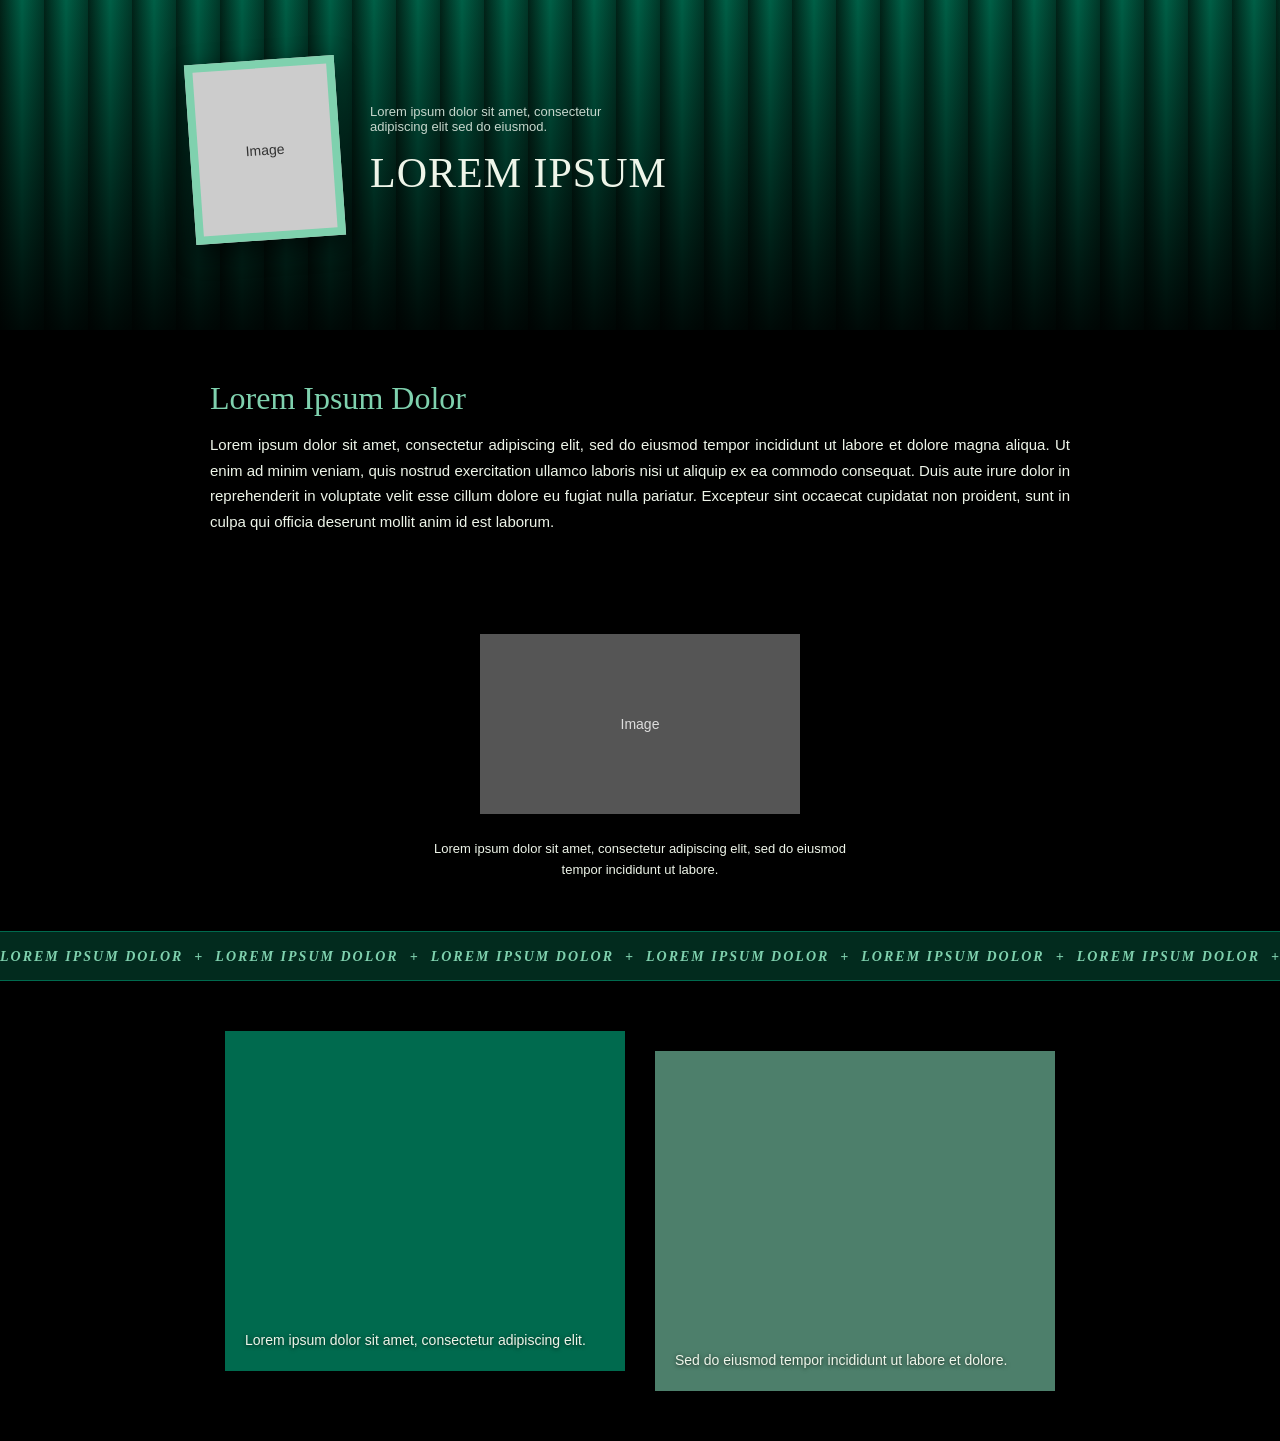
<file: LeandroLocsin/leandro.html>
<!DOCTYPE html>
<html lang="en">
<head>
  <meta charset="UTF-8">
  <!-- This line makes the page fit phone screens -->
  <meta name="viewport" content="width=device-width, initial-scale=1">
  <title>Draft Page</title>

  <style>
    /* ---------- COLORS (change them here!) ---------- */
    :root {
      --green-dark: #022b1e;    /* deep background green */
      --green-main: #006a4e;    /* La Salle style green */
      --green-light: #7fd1ae;   /* soft light green for accents */
      --cream: #eef5e9;         /* text color */
    }

    /* ---------- BASIC SETUP ---------- */
    * { box-sizing: border-box; }

    body {
      margin: 0;
      background: #000;
      color: var(--cream);
      font-family: Arial, sans-serif;
    }

    img, .placeholder { max-width: 100%; }

    /* ---------- HERO (green curtain) ---------- */
    .hero {
      position: relative;
      padding: 60px 20px 90px 20px;
      /* vertical stripes = curtain folds, plus a dark fade at the bottom */
      background:
        linear-gradient(to bottom, rgba(0,0,0,0.1), rgba(0,0,0,0.9)),
        repeating-linear-gradient(
          90deg,
          #01261a 0px,
          var(--green-main) 22px,
          #013d2c 44px
        );
    }

    .hero-inner {
      max-width: 900px;
      margin: 0 auto;
      display: flex;
      align-items: center;
      gap: 30px;
    }

    /* gold-ish picture frame, now light green */
    .frame {
      flex: 0 0 150px;
      height: 180px;
      border: 8px solid var(--green-light);
      background: #ccc;
      color: #333;
      transform: rotate(-4deg);
      display: flex;
      align-items: center;
      justify-content: center;
      font-size: 14px;
      box-shadow: 0 8px 25px rgba(0,0,0,0.6);
    }

    .hero-text small {
      display: block;
      max-width: 280px;
      font-size: 13px;
      color: #c5d6cc;
      margin-bottom: 15px;
    }

    .hero-text h1 {
      margin: 0;
      font-family: Georgia, serif;
      font-weight: normal;
      font-size: clamp(26px, 5vw, 42px);
      letter-spacing: 1px;
    }

    /* ---------- GENERAL SECTION WIDTH ---------- */
    .section {
      max-width: 900px;
      margin: 0 auto;
      padding: 50px 20px;
    }

    /* ---------- ABOUT ---------- */
    .about h2 {
      font-family: Georgia, serif;
      font-weight: normal;
      font-size: clamp(24px, 4vw, 32px);
      color: var(--green-light);
      margin: 0 0 15px 0;
    }

    .about p {
      font-size: 15px;
      line-height: 1.7;
      text-align: justify;
      margin: 0;
    }

    /* ---------- FAMILY PHOTO ---------- */
    .family { text-align: center; }

    .placeholder {
      background: #555;
      color: #ddd;
      display: flex;
      align-items: center;
      justify-content: center;
      font-size: 14px;
    }

    .family .photo {
      width: 100%;
      max-width: 320px;
      height: 180px;
      margin: 0 auto;
    }

    .family p {
      font-size: 13px;
      line-height: 1.6;
      max-width: 420px;
      margin: 25px auto 0 auto;
    }

    /* ---------- SCROLLING TEXT BAR ---------- */
    .marquee {
      overflow: hidden;
      white-space: nowrap;
      padding: 15px 0;
      border-top: 1px solid var(--green-main);
      border-bottom: 1px solid var(--green-main);
      background: var(--green-dark);
    }

    .marquee span {
      display: inline-block;
      color: var(--green-light);
      font-family: Georgia, serif;
      font-style: italic;
      font-weight: bold;
      font-size: 14px;
      letter-spacing: 2px;
      animation: scroll 20s linear infinite;
    }

    @keyframes scroll {
      from { transform: translateX(0); }
      to   { transform: translateX(-50%); }
    }

    /* ---------- MEMORY CARDS ---------- */
    .cards {
      display: flex;
      flex-wrap: wrap;          /* cards stack on small screens */
      gap: 30px;
      justify-content: center;
    }

    .card {
      position: relative;
      flex: 1 1 280px;          /* grow, shrink, min width 280px */
      max-width: 400px;
      height: 340px;
      background: var(--green-main);
    }

    .card.second {
      background: #4d7f6b;
      margin-top: 20px;         /* little offset like the original */
    }

    .card p {
      position: absolute;
      bottom: 20px;
      left: 20px;
      right: 20px;
      margin: 0;
      font-size: 14px;
      line-height: 1.5;
      text-shadow: 0 1px 4px rgba(0,0,0,0.7);
    }

    /* ---------- PHONE TWEAKS ---------- */
    @media (max-width: 600px) {
      .hero { padding: 40px 20px 60px 20px; }

      /* stack the frame on top of the text */
      .hero-inner {
        flex-direction: column;
        text-align: center;
      }

      .hero-text small { margin-left: auto; margin-right: auto; }

      .card.second { margin-top: 0; }
      .about p { text-align: left; }
    }
  </style>
</head>

<body>

  <!-- ===== HERO ===== -->
  <header class="hero">
    <div class="hero-inner">
      <!-- Replace this box with: <img src="portrait.jpg" alt=""> -->
      <div class="frame">Image</div>

      <div class="hero-text">
        <small>Lorem ipsum dolor sit amet, consectetur adipiscing elit sed do eiusmod.</small>
        <h1>LOREM IPSUM</h1>
      </div>
    </div>
  </header>

  <!-- ===== ABOUT ===== -->
  <section class="section about">
    <h2>Lorem Ipsum Dolor</h2>
    <p>
      Lorem ipsum dolor sit amet, consectetur adipiscing elit, sed do eiusmod tempor incididunt ut labore et dolore magna aliqua. Ut enim ad minim veniam, quis nostrud exercitation ullamco laboris nisi ut aliquip ex ea commodo consequat. Duis aute irure dolor in reprehenderit in voluptate velit esse cillum dolore eu fugiat nulla pariatur. Excepteur sint occaecat cupidatat non proident, sunt in culpa qui officia deserunt mollit anim id est laborum.
    </p>
  </section>

  <!-- ===== PHOTO ===== -->
  <section class="section family">
    <!-- Replace with: <img src="photo.jpg" alt=""> -->
    <div class="placeholder photo">Image</div>
    <p>Lorem ipsum dolor sit amet, consectetur adipiscing elit, sed do eiusmod tempor incididunt ut labore.</p>
  </section>

  <!-- ===== SCROLLING TEXT ===== -->
  <div class="marquee">
    <span>
      LOREM IPSUM DOLOR &nbsp;+&nbsp; LOREM IPSUM DOLOR &nbsp;+&nbsp; LOREM IPSUM DOLOR &nbsp;+&nbsp; LOREM IPSUM DOLOR &nbsp;+&nbsp;
      LOREM IPSUM DOLOR &nbsp;+&nbsp; LOREM IPSUM DOLOR &nbsp;+&nbsp; LOREM IPSUM DOLOR &nbsp;+&nbsp; LOREM IPSUM DOLOR &nbsp;+&nbsp;
    </span>
  </div>

  <!-- ===== CARDS ===== -->
  <section class="section">
    <div class="cards">
      <div class="card">
        <p>Lorem ipsum dolor sit amet, consectetur adipiscing elit.</p>
      </div>

      <div class="card second">
        <p>Sed do eiusmod tempor incididunt ut labore et dolore.</p>
      </div>
    </div>
  </section>

</body>
</html>
</file>
<file: css/style.css>
/* ==========================================================================
   DESIGN SYSTEM & TYPOGRAPHY LOCKOUT
   ========================================================================== */
:root {
  --bg-dark: #1b211a;
  --accent-green: #628141;
  --highlight-green: #8bae66;
  --warm-beige: #ebd5ab;
  --ink: #1b211a;
  --paper: #ebd5ab;
  --line: rgba(27, 33, 26, 0.22);
  --line-light: rgba(235, 213, 171, 0.2);
  
  /* STRICT FONT FAMILIES */
  --font-title: 'Space Grotesk', -apple-system, BlinkMacSystemFont, sans-serif;
  --font-body: 'Poppins', -apple-system, BlinkMacSystemFont, sans-serif;
}

* {
  box-sizing: border-box;
  margin: 0;
  padding: 0;
}

html {
  scroll-behavior: smooth;
}

body {
  min-height: 100vh;
  background: var(--paper);
  color: var(--ink);
  font-family: var(--font-body);
  font-size: 15px;
  line-height: 1.75;
  -webkit-font-smoothing: antialiased;
}

/* ALL TITLES & HEADINGS LOCKED TO SPACE GROTESK */
h1, h2, h3, h4, h5, h6,
.lx-display,
.lx-title,
.lx-home-title-sub,
.lx-brand-copy strong,
.lx-kicker-light,
.lx-kicker-dark,
.info-card dt,
.fact-card summary,
.exhibit-card-title {
  font-family: var(--font-title) !important;
  letter-spacing: -0.03em;
}

/* ALL BODY PARAGRAPHS & LABELS LOCKED TO POPPINS */
p, li, dt, dd, blockquote, figcaption, cite, span, a, button, summary {
  font-family: var(--font-body);
}

a {
  color: inherit;
  text-decoration: none;
}

img {
  display: block;
  max-width: 100%;
  height: auto;
}

.skip-link {
  position: absolute;
  top: -100px;
  left: 16px;
  z-index: 200;
  padding: 12px 20px;
  background: var(--accent-green);
  color: var(--warm-beige);
  font-weight: 600;
  transition: top 0.2s ease;
}
.skip-link:focus {
  top: 16px;
}

/* ==========================================================================
   HEADER & NAVIGATION (SMOOTH SCROLL HIDE/SHOW WITH BEIGE BACKGROUND)
   ========================================================================== */
.lx-header {
  position: fixed;
  top: 0;
  left: 0;
  right: 0;
  z-index: 100;
  display: flex;
  height: 76px;
  align-items: center;
  justify-content: space-between;
  gap: 24px;
  padding: 0 clamp(20px, 5vw, 80px);
  background: transparent;
  border-bottom: 1px solid rgba(235, 213, 171, 0.25);
  color: var(--warm-beige);
  transition: transform 0.35s cubic-bezier(0.16, 1, 0.3, 1), 
              background 0.3s ease, 
              border-color 0.3s ease, 
              color 0.3s ease, 
              box-shadow 0.3s ease;
}

/* DISAPPEARS COMPLETELY WHEN SCROLLING DOWN */
.lx-header.nav-hidden {
  transform: translateY(-100%);
}

/* BEIGE STATE WHEN SCROLLED PAST TOP */
.lx-header.scrolled {
  background: var(--paper);
  color: var(--ink);
  border-bottom: 1px solid var(--line);
  box-shadow: 0 4px 20px rgba(27, 33, 26, 0.12);
}

.lx-brand {
  display: inline-flex;
  align-items: center;
  gap: 12px;
  color: inherit;
}

.lx-brand-mark {
  display: inline-flex;
  width: 36px;
  height: 36px;
  flex-direction: column;
  justify-content: center;
  gap: 4px;
  padding: 6px;
  border: 1px solid currentColor;
  transition: border-color 0.3s ease;
}

.lx-brand-mark i {
  display: block;
  height: 3px;
  background: var(--accent-green);
}
.lx-brand-mark i:nth-child(2) { width: 70%; margin-left: auto; }
.lx-brand-mark i:nth-child(3) { width: 85%; }

.lx-brand-copy strong {
  font-size: 14px;
  line-height: 1.2;
}

.lx-brand-copy small {
  display: block;
  margin-top: 2px;
  font-size: 10px;
  font-weight: 600;
  letter-spacing: 0.15em;
  color: var(--highlight-green);
  transition: color 0.3s ease;
}

.lx-header.scrolled .lx-brand-copy small {
  color: var(--accent-green);
}

.lx-nav {
  display: flex;
  align-items: center;
  gap: clamp(16px, 3vw, 40px);
}

.lx-nav a {
  position: relative;
  display: inline-flex;
  align-items: center;
  gap: 8px;
  font-size: 13px;
  font-weight: 600;
  letter-spacing: 0.08em;
  text-transform: uppercase;
  padding: 8px 0;
  color: inherit;
}

.lx-nav a::after {
  content: "";
  position: absolute;
  bottom: 0;
  left: 0;
  right: 0;
  height: 2px;
  background: var(--highlight-green);
  transform: scaleX(0);
  transform-origin: left;
  transition: transform 0.2s ease, background 0.3s ease;
}

.lx-header.scrolled .lx-nav a::after {
  background: var(--accent-green);
}

.lx-nav a:hover::after,
.lx-nav a[aria-current="page"]::after {
  transform: scaleX(1);
}

.lx-nav-number {
  color: var(--highlight-green);
  font-family: var(--font-title);
  font-size: 12px;
  transition: color 0.3s ease;
}

.lx-header.scrolled .lx-nav-number {
  color: var(--accent-green);
}

/* ==========================================================================
   HERO SECTION (CENTERED LAYOUT + WIDER 84PX GAP + 500PX PORTRAIT CARD)
   ========================================================================== */
.lx-home-hero {
  position: relative;
  display: grid;
  min-height: 100vh;
  align-items: center;
  justify-content: center;
  grid-template-columns: minmax(0, 560px) 500px;
  gap: 84px;
  padding: 100px clamp(20px, 5vw, 80px) 50px;
  box-sizing: border-box;
  
  /* Dark Green Overlay + Background Image */
  background: linear-gradient(rgba(27, 33, 26, 0.95), rgba(27, 33, 26, 0.65)),
              url('../assets/images/building photos/Philippine International Convention Center/Leandro Locsin.jpg') center/cover no-repeat;
  color: var(--warm-beige);
}

.lx-home-hero-copy {
  display: flex;
  flex-direction: column;
  justify-content: center;
  max-width: 560px;
}

.lx-kicker-light {
  display: inline-flex;
  align-items: center;
  gap: 12px;
  font-size: 12px;
  font-weight: 700;
  letter-spacing: 0.18em;
  text-transform: uppercase;
  color: var(--highlight-green);
  margin-bottom: 14px;
}

.lx-kicker-light::before {
  content: "";
  display: block;
  width: 28px;
  height: 2px;
  background: var(--highlight-green);
}

.lx-kicker-dark {
  display: inline-flex;
  align-items: center;
  gap: 12px;
  font-size: 12px;
  font-weight: 700;
  letter-spacing: 0.18em;
  text-transform: uppercase;
  color: var(--bg-dark);
  margin-bottom: 14px;
}

.lx-kicker-dark::before {
  content: "";
  display: block;
  width: 28px;
  height: 2px;
  background: var(--bg-dark);
}

/* LEANDRO V. LOCSIN TITLE */
.lx-home-title {
  font-size: clamp(54px, 6vw, 88px);
  font-weight: 700;
  line-height: 0.92;
  margin-bottom: 14px;
  color: var(--warm-beige);
}

.lx-home-title em {
  color: var(--highlight-green);
  font-style: normal;
}

.lx-home-title-sub {
  display: block;
  margin-top: 14px;
  font-size: clamp(22px, 2.5vw, 32px);
  font-weight: 600;
  line-height: 1.15;
  color: var(--warm-beige);
  text-transform: none;
}

.lx-home-lede {
  max-width: 540px;
  font-size: 15px;
  line-height: 1.75;
  color: rgba(235, 213, 171, 0.9);
  margin-top: 18px;
}

.lx-home-quote {
  margin-top: 20px;
  padding-left: 16px;
  border-left: 3px solid var(--highlight-green);
}

.lx-home-quote p {
  font-size: 13.5px;
  font-style: italic;
  color: var(--warm-beige);
}

.lx-home-quote cite {
  display: block;
  margin-top: 4px;
  font-size: 10.5px;
  font-weight: 600;
  letter-spacing: 0.15em;
  color: var(--highlight-green);
  text-transform: uppercase;
}

.lx-hero-cta-row {
  margin-top: 26px;
  display: flex;
  gap: 16px;
}

/* 500PX WIDE 1:1 SQUARE PORTRAIT CARD */
.lx-hero-portrait-card {
  position: relative;
  align-self: center;
  border: 1px solid rgba(235, 213, 171, 0.45);
  background: var(--bg-dark);
  box-shadow: 12px 12px 0 var(--accent-green);
  overflow: hidden;
  width: 100%;
  max-width: 500px;
}

/* STRICT 1:1 SQUARE IMAGE RATIO */
.lx-hero-portrait-img {
  width: 100%;
  aspect-ratio: 1 / 1;
  object-fit: cover;
  object-position: center top;
  filter: contrast(1.05) brightness(0.95);
}

.lx-hero-portrait-card figcaption {
  padding: 14px 18px;
  border-top: 1px solid rgba(235, 213, 171, 0.25);
  background: rgba(27, 33, 26, 0.95);
  color: var(--warm-beige);
  font-size: 12.5px;
  line-height: 1.45;
}

.lx-hero-portrait-card figcaption strong {
  display: block;
  font-family: var(--font-title);
  font-size: 14.5px;
  color: var(--highlight-green);
  margin-bottom: 2px;
}

/* ==========================================================================
   BUTTONS & GENERAL LAYOUT GRID
   ========================================================================== */
.btn {
  display: inline-flex;
  min-height: 48px;
  align-items: center;
  justify-content: center;
  padding: 0 26px;
  font-family: var(--font-body);
  font-size: 13px;
  font-weight: 700;
  letter-spacing: 0.12em;
  text-transform: uppercase;
  border: 1px solid var(--accent-green);
  cursor: pointer;
  transition: all 0.2s ease;
}

.btn--light {
  background: var(--accent-green);
  color: var(--warm-beige);
}

.btn--light:hover {
  background: var(--highlight-green);
  border-color: var(--highlight-green);
  color: var(--bg-dark);
  transform: translateY(-2px);
}

.btn--primary {
  background: var(--accent-green);
  color: var(--warm-beige);
}

.btn--primary:hover {
  background: var(--bg-dark);
  color: var(--warm-beige);
  box-shadow: 4px 4px 0 var(--accent-green);
  transform: translate(-2px, -2px);
}

.section {
  padding: 90px clamp(20px, 7vw, 100px);
  border-bottom: 1px solid var(--line);
}

.section--beige {
  background: var(--paper);
  color: var(--ink);
}

.section--dark {
  background: var(--bg-dark);
  color: var(--warm-beige);
  border-bottom-color: var(--line-light);
}

.section-heading {
  margin-bottom: 36px;
  max-width: 850px;
}

.section-heading h2 {
  font-size: clamp(32px, 4.5vw, 54px);
  font-weight: 600;
  line-height: 1.1;
  margin-top: 10px;
  margin-bottom: 18px;
}

.section-intro {
  font-size: 18px;
  line-height: 1.7;
  font-weight: 500;
  color: rgba(27, 33, 26, 0.85);
}

.section--dark .section-intro {
  color: rgba(235, 213, 171, 0.85);
}

.prose p {
  font-size: 16px;
  line-height: 1.85;
  margin-bottom: 20px;
  color: rgba(27, 33, 26, 0.88);
}

.section--dark .prose p {
  color: rgba(235, 213, 171, 0.88);
}

.split-grid {
  display: grid;
  grid-template-columns: 1fr 1fr;
  gap: 50px;
  align-items: center;
}

.photo-block {
  border: 1px solid var(--line);
  background: var(--paper);
  box-shadow: 8px 8px 0 var(--accent-green);
}

.photo-block img {
  width: 100%;
  height: 420px;
  object-fit: cover;
}

.photo-block figcaption {
  padding: 16px 20px;
  font-size: 13px;
  color: rgba(27, 33, 26, 0.85);
  background: #dfc89d;
}

/* ==========================================================================
   SECTION II: KEY FACTS (DARK GREEN, BIGGER TEXT INSIDE BOXES)
   ========================================================================== */
.info-grid {
  display: grid;
  grid-template-columns: repeat(5, 1fr);
  gap: 18px;
  margin: 32px 0;
}

.info-card {
  min-height: 185px;
  display: flex;
  flex-direction: column;
  justify-content: flex-start;
  padding: 22px;
  background: rgba(255, 255, 255, 0.04);
  border: 1px solid rgba(235, 213, 171, 0.25);
  border-left: 4px solid var(--highlight-green);
  box-sizing: border-box;
}

.info-card dt {
  font-size: 13.5px;
  font-weight: 700;
  letter-spacing: 0.08em;
  text-transform: uppercase;
  color: var(--highlight-green);
  margin-bottom: 10px;
}

.info-card dd {
  font-size: 16px;
  font-weight: 500;
  color: var(--warm-beige);
  line-height: 1.55;
}

/* ==========================================================================
   SECTION IV: DID YOU KNOW? (BIGGER SUMMARY TITLE FONT)
   ========================================================================== */
.facts-grid {
  display: grid;
  grid-template-columns: repeat(4, 1fr);
  gap: 20px;
  margin: 36px 0;
}

.fact-card {
  min-height: 190px;
  height: 100%;
  padding: 24px;
  background: rgba(255, 255, 255, 0.04);
  border: 1px solid rgba(235, 213, 171, 0.2);
  border-top: 3px solid var(--highlight-green);
  box-sizing: border-box;
}

.fact-card summary {
  font-size: 20px;
  font-weight: 600;
  color: var(--highlight-green);
  cursor: pointer;
  margin-bottom: 12px;
  outline: none;
  line-height: 1.3;
}

.fact-card p {
  font-size: 13.5px;
  line-height: 1.65;
  color: rgba(235, 213, 171, 0.85);
  margin-top: 8px;
}

/* ==========================================================================
   SECTION V: FOUR WAYS INTO THE EXHIBIT (CENTERED 2X2 GRID)
   ========================================================================== */
.exhibit-grid-container {
  max-width: 960px;
  margin: 36px auto 0 auto;
}

.exhibit-grid {
  display: grid;
  grid-template-columns: repeat(2, 1fr);
  gap: 24px;
}

.exhibit-card {
  position: relative;
  display: flex;
  flex-direction: column;
  justify-content: flex-end;
  height: 290px;
  padding: 28px;
  box-sizing: border-box;
  border: 1px solid var(--line);
  overflow: hidden;
  background-size: cover;
  background-position: center;
  transition: all 0.25s ease;
}

.exhibit-card::before {
  content: "";
  position: absolute;
  inset: 0;
  background: linear-gradient(to top, rgba(27, 33, 26, 0.95) 0%, rgba(27, 33, 26, 0.5) 60%, rgba(27, 33, 26, 0.2) 100%);
  z-index: 1;
  transition: background 0.25s ease;
}

.exhibit-card:hover {
  outline: 4px solid var(--highlight-green);
  outline-offset: -4px;
}

.exhibit-card-content {
  position: relative;
  z-index: 2;
  color: var(--warm-beige);
}

.exhibit-card-title {
  font-size: 22px;
  font-weight: 600;
  color: var(--warm-beige);
  margin-bottom: 6px;
}

.exhibit-card-desc {
  font-size: 13.5px;
  line-height: 1.55;
  color: rgba(235, 213, 171, 0.85);
}

/* Image Backgrounds */
.exhibit-card--biography {
  background-image: url('../assets/images/photos of leandro/working and drawing/Locsin3.jpg');
}
.exhibit-card--philosophy {
  background-image: url('../assets/images/building photos/Cultural Center of the Philippines/interior/Tanghalang-Nicanor-Abelardo.jpg');
}
.exhibit-card--works {
  background-image: url('../assets/images/building photos/Philippine International Convention Center/Environmental-Responsibility-in-Venue-Management-and-Operations-scaled.jpg');
}
.exhibit-card--legacy {
  background-image: url('../assets/images/photos of leandro/working and drawing/Locsin1.jpg');
}

/* ==========================================================================
   FOOTER
   ========================================================================== */
.site-footer {
  padding: 40px clamp(20px, 5vw, 80px);
  background: var(--bg-dark);
  color: var(--warm-beige);
  border-top: 1px solid rgba(235, 213, 171, 0.15);
}

.footer-wrap {
  display: flex;
  flex-wrap: wrap;
  align-items: center;
  justify-content: space-between;
  gap: 20px;
}

.footer-copy {
  font-size: 13px;
  color: rgba(235, 213, 171, 0.75);
}

.footer-copy strong {
  font-family: var(--font-title);
  color: var(--warm-beige);
}

/* RESPONSIVE BREAKPOINTS */
@media (max-width: 1180px) {
  .lx-home-hero {
    grid-template-columns: 1fr;
    padding-top: 110px;
    gap: 40px;
  }
  .lx-home-hero-copy {
    justify-self: center;
  }
  .lx-hero-portrait-card {
    justify-self: center;
  }
  .info-grid {
    grid-template-columns: repeat(2, 1fr);
  }
  .facts-grid {
    grid-template-columns: repeat(2, 1fr);
  }
}

@media (max-width: 850px) {
  .split-grid {
    grid-template-columns: 1fr;
  }
  .exhibit-grid {
    grid-template-columns: 1fr;
  }
  .facts-grid {
    grid-template-columns: 1fr;
  }
  .info-grid {
    grid-template-columns: 1fr;
  }
}
</file>
